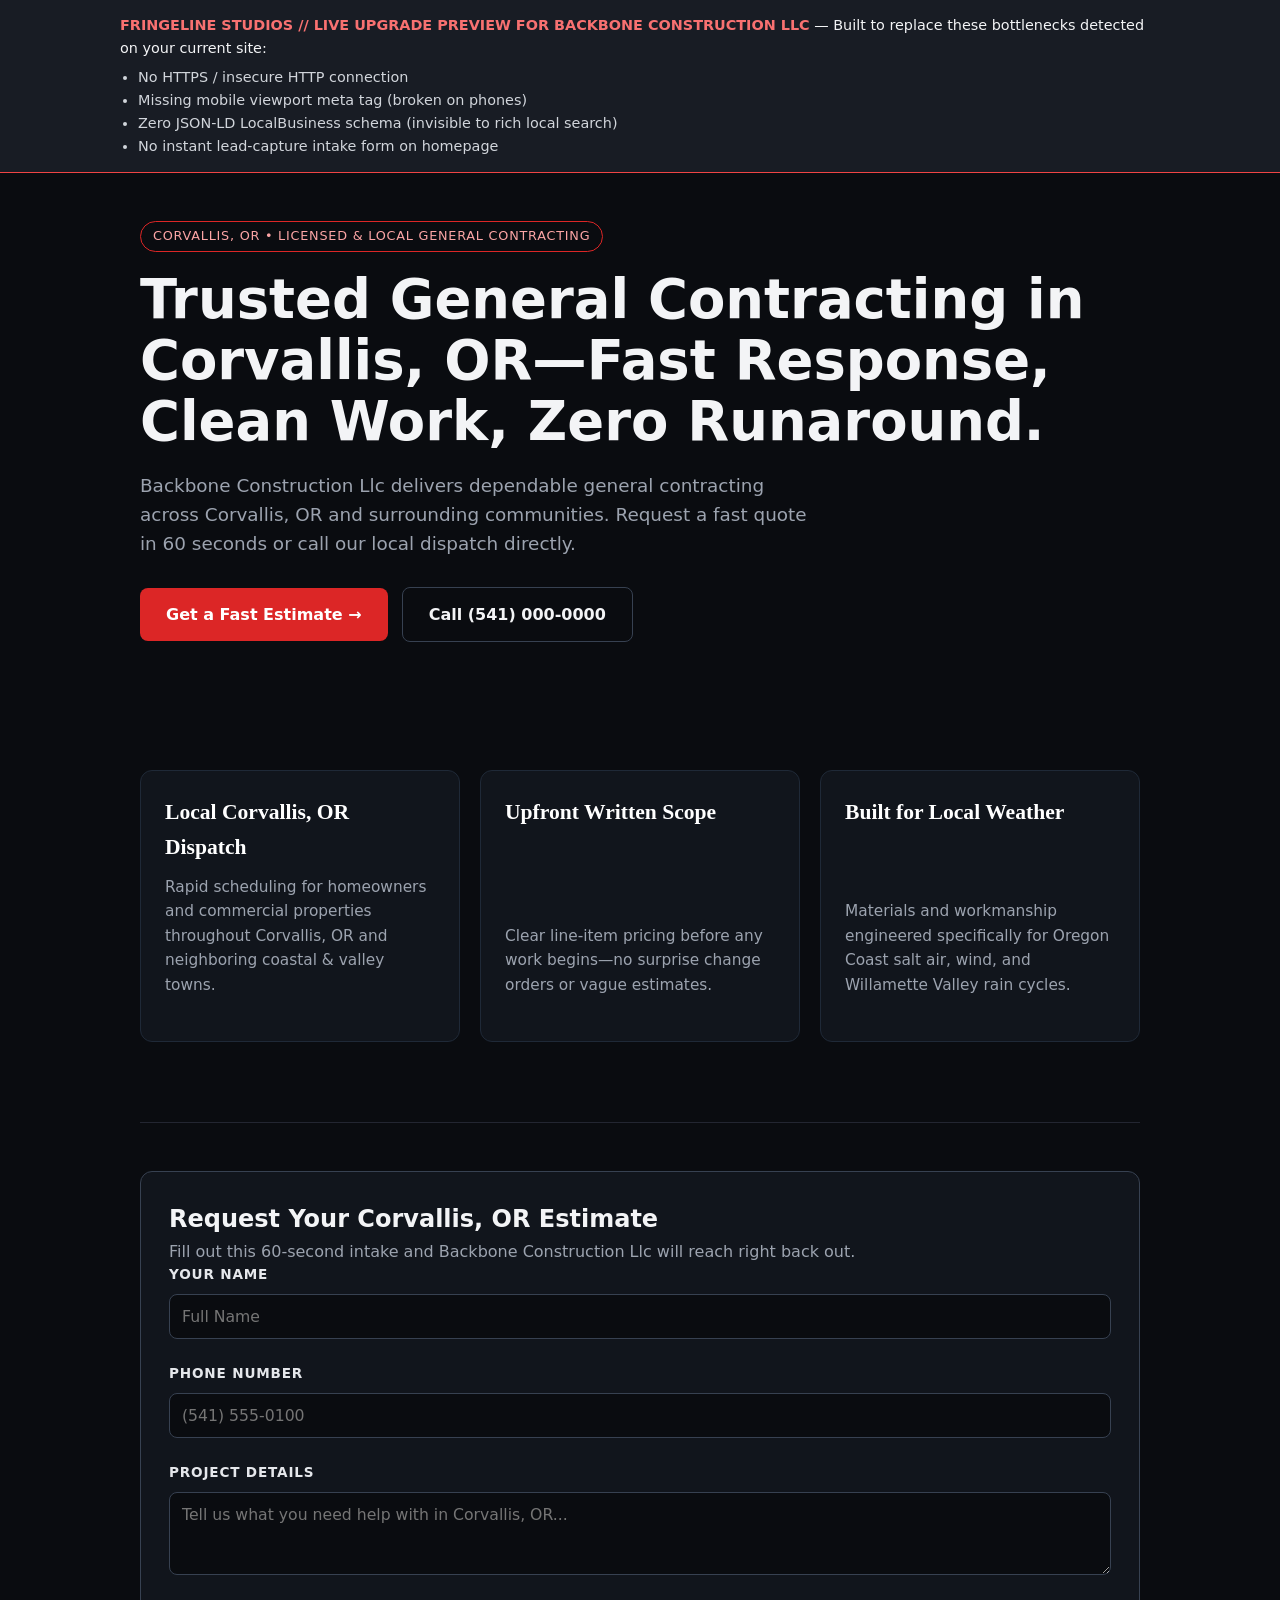
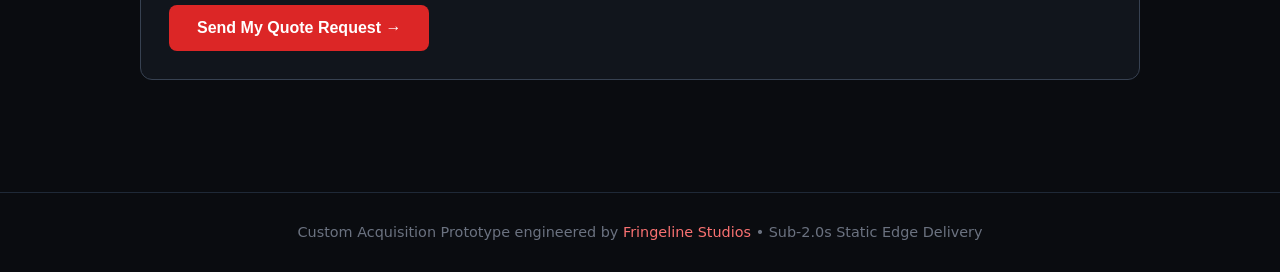
<file: demo/backbone-construction-llc/index.html>
<!DOCTYPE html>
<html lang="en">
<head>
  <meta charset="UTF-8">
  <meta name="viewport" content="width=device-width, initial-scale=1.0">
  <meta name="robots" content="noindex, nofollow">
  <title>Backbone Construction Llc | Fast, Reliable General Contracting in Corvallis, OR</title>
  <style>
:root {
  --bg: #070709;
  --surface: #0f1014;
  --surface-2: #15171e;
  --border: #232631;
  --crimson: #dc2626;
  --crimson-bright: #ef4444;
  --crimson-glow: rgba(220, 38, 38, 0.22);
  --text: #f4f4f6;
  --muted: #9ca3af;
  --max: 1120px;
}
* { box-sizing: border-box; margin: 0; padding: 0; }
html { scroll-behavior: smooth; }
body {
  background: var(--bg);
  color: var(--text);
  font-family: -apple-system, BlinkMacSystemFont, "Segoe UI", Roboto, sans-serif;
  line-height: 1.65;
  -webkit-font-smoothing: antialiased;
}
a { color: inherit; text-decoration: none; }
.wrap { max-width: var(--max); margin: 0 auto; padding: 0 24px; }

/* Header */
header {
  position: sticky; top: 0; z-index: 50;
  background: rgba(7, 7, 9, 0.9);
  backdrop-filter: blur(12px);
  border-bottom: 1px solid var(--border);
}
.nav { display: flex; align-items: center; justify-content: space-between; height: 74px; }
.logo-txt {
  font-family: 'Cinzel', serif;
  font-size: 1.15rem; font-weight: 700; letter-spacing: 0.16em;
  display: flex; align-items: center; gap: 8px;
}
.logo-txt span { color: var(--crimson); }
.nav-links { display: flex; align-items: center; gap: 26px; font-size: 0.92rem; color: var(--muted); }
.nav-links a:hover, .nav-links a.active { color: var(--text); }

/* Buttons */
.btn {
  display: inline-flex; align-items: center; justify-content: center; gap: 8px;
  background: var(--crimson); color: #fff;
  font-weight: 600; font-size: 0.92rem; letter-spacing: 0.04em;
  padding: 13px 24px; border-radius: 6px; border: 1px solid var(--crimson);
  cursor: pointer; transition: all 0.18s ease;
}
.btn:hover { background: var(--crimson-bright); box-shadow: 0 0 24px var(--crimson-glow); transform: translateY(-1px); }
.btn-ghost {
  background: transparent; color: var(--text);
  border: 1px solid var(--border);
}
.btn-ghost:hover { border-color: var(--crimson); background: rgba(220, 38, 38, 0.08); box-shadow: none; }

/* Hero */
.hero {
  position: relative; overflow: hidden;
  padding: 96px 0 84px;
  border-bottom: 1px solid var(--border);
  background:
    radial-gradient(circle at 50% 18%, rgba(220, 38, 38, 0.18), transparent 52%),
    linear-gradient(180deg, #09090c 0%, #070709 100%);
}
.eyebrow {
  display: inline-block; font-size: 0.78rem; font-weight: 700;
  letter-spacing: 0.18em; text-transform: uppercase;
  color: var(--crimson-bright); margin-bottom: 16px;
}
.hero h1 {
  font-family: 'Cinzel', serif;
  font-size: clamp(2.2rem, 5vw, 3.65rem);
  line-height: 1.12; letter-spacing: 0.02em; max-width: 820px; margin-bottom: 14px;
}
.motto {
  font-family: 'Cormorant Garamond', serif;
  font-style: italic; font-size: clamp(1.35rem, 2.5vw, 1.85rem);
  color: var(--crimson-bright); margin-bottom: 20px;
}
.hero-sub {
  font-size: 1.1rem; color: var(--muted); max-width: 650px; margin-bottom: 32px;
}
.cta-row { display: flex; flex-wrap: wrap; gap: 14px; align-items: center; }
.trust-note { margin-top: 18px; font-size: 0.84rem; color: var(--muted); }

/* Metrics Strip */
.metrics {
  display: grid; grid-template-columns: repeat(4, 1fr);
  border-bottom: 1px solid var(--border); background: var(--surface);
}
.metric { padding: 28px 24px; border-right: 1px solid var(--border); }
.metric:last-child { border-right: none; }
.metric strong { display: block; font-family: 'Cinzel', serif; font-size: 1.75rem; color: var(--text); }
.metric span { font-size: 0.84rem; color: var(--muted); text-transform: uppercase; letter-spacing: 0.08em; }

/* Sections & Grids */
section { padding: 80px 0; border-bottom: 1px solid var(--border); }
.sec-head { max-width: 680px; margin-bottom: 44px; }
.sec-head h2 { font-family: 'Cinzel', serif; font-size: clamp(1.6rem, 3vw, 2.25rem); margin-bottom: 12px; }
.sec-head p { color: var(--muted); font-size: 1.02rem; }
.grid-2 { display: grid; grid-template-columns: repeat(2, 1fr); gap: 24px; }
.grid-3 { display: grid; grid-template-columns: repeat(3, 1fr); gap: 22px; }

.card {
  background: var(--surface); border: 1px solid var(--border);
  border-radius: 10px; padding: 32px;
  display: flex; flex-direction: column; justify-content: space-between;
  transition: border-color 0.2s ease;
}
.card:hover { border-color: rgba(220, 38, 38, 0.55); }
.card.featured { border-color: var(--crimson); background: linear-gradient(180deg, #131015 0%, var(--surface) 100%); }
.tag {
  display: inline-block; font-size: 0.75rem; font-weight: 700;
  letter-spacing: 0.14em; text-transform: uppercase; color: var(--crimson-bright);
  margin-bottom: 10px;
}
.card h3 { font-family: 'Cinzel', serif; font-size: 1.35rem; margin-bottom: 10px; }
.card p { color: var(--muted); font-size: 0.96rem; margin-bottom: 20px; }
.price-line { font-family: 'Cinzel', serif; font-size: 1.5rem; color: var(--text); margin-bottom: 18px; }
.price-line small { font-family: sans-serif; font-size: 0.85rem; color: var(--muted); }
.list { list-style: none; margin-bottom: 26px; }
.list li {
  position: relative; padding-left: 20px; margin-bottom: 10px;
  font-size: 0.94rem; color: #d1d5db;
}
.list li::before {
  content: "▸"; position: absolute; left: 0; color: var(--crimson-bright);
}

/* Comparison Table */
.compare {
  width: 100%; border-collapse: collapse; background: var(--surface);
  border: 1px solid var(--border); border-radius: 10px; overflow: hidden;
}
.compare th, .compare td {
  padding: 16px 20px; text-align: left; border-bottom: 1px solid var(--border); font-size: 0.94rem;
}
.compare th { background: var(--surface-2); font-family: 'Cinzel', serif; font-size: 0.88rem; letter-spacing: 0.08em; }
.compare td.bad { color: var(--muted); }
.compare td.good { color: #f4f4f6; font-weight: 600; }

/* Page Hero & Form */
.page-hero {
  padding: 72px 0 56px; border-bottom: 1px solid var(--border);
  background: radial-gradient(circle at 20% 20%, rgba(220, 38, 38, 0.14), transparent 50%);
}
.page-title { font-family: 'Cinzel', serif; font-size: clamp(1.9rem, 4vw, 2.85rem); margin-bottom: 14px; }
.cta-banner {
  background: linear-gradient(135deg, #160c0f 0%, var(--surface) 100%);
  border: 1px solid rgba(220, 38, 38, 0.45); border-radius: 12px;
  padding: 44px; display: flex; flex-wrap: wrap; align-items: center;
  justify-content: space-between; gap: 24px;
}
.intake-box {
  max-width: 720px; margin: 0 auto; background: var(--surface);
  border: 1px solid var(--border); border-radius: 10px; padding: 36px;
}
.form-grid { display: grid; gap: 20px; }
label { display: block; font-size: 0.85rem; font-weight: 600; letter-spacing: 0.06em; text-transform: uppercase; margin-bottom: 8px; color: #e5e7eb; }
input, select, textarea {
  width: 100%; background: var(--bg); color: var(--text);
  border: 1px solid var(--border); border-radius: 6px;
  padding: 13px 15px; font-size: 0.98rem; font-family: inherit;
}
input:focus, select:focus, textarea:focus { outline: none; border-color: var(--crimson); }

/* Footer */
footer { padding: 36px 0; color: var(--muted); font-size: 0.88rem; }
.foot { display: flex; flex-wrap: wrap; justify-content: space-between; gap: 16px; }

@media (max-width: 860px) {
  .metrics { grid-template-columns: repeat(2, 1fr); }
  .metric:nth-child(2) { border-right: none; }
  .grid-2, .grid-3 { grid-template-columns: 1fr; }
  .nav-links { gap: 14px; font-size: 0.84rem; }
  .cta-banner { padding: 28px; }
}

/* Flagship Centered Mountain-Sun Hero */
.hero-flagship {
  position: relative;
  overflow: hidden;
  text-align: center;
  padding: 92px 0 88px;
  border-bottom: 1px solid var(--border);
  background: radial-gradient(circle at 50% 34%, rgba(220, 38, 38, 0.28) 0%, rgba(153, 27, 27, 0.10) 28%, #070709 64%);
}
.hero-flagship .wrap {
  position: relative;
  z-index: 2;
  display: flex;
  flex-direction: column;
  align-items: center;
}
.hero-crest {
  width: 100%;
  max-width: 680px;
  margin: 0 auto 14px;
  pointer-events: none;
}
.hero-brand {
  font-family: 'Cinzel', serif;
  font-size: clamp(2.1rem, 5vw, 3.4rem);
  font-weight: 700;
  letter-spacing: 0.24em;
  color: var(--text);
  text-shadow: 0 2px 24px rgba(0, 0, 0, 0.9);
  margin-bottom: 6px;
}
.hero-brand span {
  display: block;
  font-size: clamp(0.85rem, 1.6vw, 1.05rem);
  letter-spacing: 0.42em;
  color: #d1d5db;
  margin-top: 4px;
}
.motto-engraved {
  font-family: 'Cormorant Garamond', serif;
  font-style: italic;
  font-weight: 700;
  font-size: clamp(1.65rem, 3.4vw, 2.45rem);
  letter-spacing: 0.03em;
  background: linear-gradient(180deg, #ff5a5a 0%, #dc2626 52%, #7f1d1d 100%);
  -webkit-background-clip: text;
  -webkit-text-fill-color: transparent;
  filter: drop-shadow(0 2px 14px rgba(220, 38, 38, 0.45));
  margin: 8px 0 22px;
}
.hero-flagship h1 {
  font-family: 'Cinzel', serif;
  font-size: clamp(1.55rem, 3.2vw, 2.35rem);
  line-height: 1.22;
  max-width: 780px;
  margin: 0 auto 16px;
  color: #f4f4f6;
}
.hero-flagship .hero-sub {
  margin: 0 auto 30px;
  text-align: center;
  max-width: 640px;
}
.hero-flagship .cta-row {
  justify-content: center;
}

/* Flagship Centered Mountain-Sun Hero */
.hero-flagship {
  position: relative;
  overflow: hidden;
  text-align: center;
  padding: 92px 0 88px;
  border-bottom: 1px solid var(--border);
  background: radial-gradient(circle at 50% 34%, rgba(220, 38, 38, 0.28) 0%, rgba(153, 27, 27, 0.10) 28%, #070709 64%);
}
.hero-flagship .wrap {
  position: relative;
  z-index: 2;
  display: flex;
  flex-direction: column;
  align-items: center;
}
.hero-crest {
  width: 100%;
  max-width: 680px;
  margin: 0 auto 14px;
  pointer-events: none;
}
.hero-brand {
  font-family: 'Cinzel', serif;
  font-size: clamp(2.1rem, 5vw, 3.4rem);
  font-weight: 700;
  letter-spacing: 0.24em;
  color: var(--text);
  text-shadow: 0 2px 24px rgba(0, 0, 0, 0.9);
  margin-bottom: 6px;
}
.hero-brand span {
  display: block;
  font-size: clamp(0.85rem, 1.6vw, 1.05rem);
  letter-spacing: 0.42em;
  color: #d1d5db;
  margin-top: 4px;
}
.motto-engraved {
  font-family: 'Cormorant Garamond', serif;
  font-style: italic;
  font-weight: 700;
  font-size: clamp(1.65rem, 3.4vw, 2.45rem);
  letter-spacing: 0.03em;
  background: linear-gradient(180deg, #ff5a5a 0%, #dc2626 52%, #7f1d1d 100%);
  -webkit-background-clip: text;
  -webkit-text-fill-color: transparent;
  filter: drop-shadow(0 2px 14px rgba(220, 38, 38, 0.45));
  margin: 8px 0 22px;
}
.hero-flagship h1 {
  font-family: 'Cinzel', serif;
  font-size: clamp(1.55rem, 3.2vw, 2.35rem);
  line-height: 1.22;
  max-width: 780px;
  margin: 0 auto 16px;
  color: #f4f4f6;
}
.hero-flagship .hero-sub {
  margin: 0 auto 30px;
  text-align: center;
  max-width: 640px;
}
.hero-flagship .cta-row {
  justify-content: center;
}

/* === REFINEMENT #3: TACTILE CARD ELEVATION & STICKY MOBILE CTA === */
.card { transition: transform 0.22s ease, border-color 0.22s ease, box-shadow 0.22s ease; }
.card:hover { transform: translateY(-3px); border-color: rgba(220, 38, 38, 0.55); box-shadow: 0 12px 30px rgba(0, 0, 0, 0.45); }
.btn { transition: transform 0.18s ease, background-color 0.18s ease, box-shadow 0.18s ease; }
.btn:hover { transform: translateY(-1px); box-shadow: 0 6px 20px rgba(220, 38, 38, 0.28); }

.mobile-sticky-cta { display: none; }
@media (max-width: 768px) {
  body { padding-bottom: 68px; }
  .mobile-sticky-cta {
    display: flex;
    position: fixed;
    bottom: 0;
    left: 0;
    right: 0;
    z-index: 999;
    background: rgba(7, 7, 9, 0.94);
    backdrop-filter: blur(10px);
    border-top: 1px solid rgba(220, 38, 38, 0.45);
    padding: 10px 16px;
    justify-content: space-between;
    align-items: center;
    gap: 12px;
  }
  .mobile-sticky-cta span { font-size: 0.82rem; color: #f4f4f6; font-weight: 600; letter-spacing: 0.02em; }
  .mobile-sticky-cta a { padding: 9px 16px; font-size: 0.85rem; white-space: nowrap; }
}

    body { margin: 0; font-family: system-ui, -apple-system, sans-serif; background: #0a0c10; color: #f3f4f6; line-height: 1.6; }
    .audit-bar { background: #181c24; border-bottom: 1px solid #ef4444; padding: 14px 20px; font-size: 0.9rem; }
    .audit-bar strong { color: #f87171; }
    .audit-bar ul { margin: 6px 0 0 18px; padding: 0; color: #d1d5db; }
    .wrap { max-width: 1040px; margin: 0 auto; padding: 48px 20px; }
    .badge { display: inline-block; padding: 4px 12px; border: 1px solid #dc2626; color: #fca5a5; border-radius: 999px; font-size: 0.8rem; letter-spacing: 0.06em; text-transform: uppercase; }
    h1 { font-size: clamp(2rem, 4.5vw, 3.4rem); line-height: 1.12; margin: 18px 0; }
    .sub { font-size: 1.15rem; color: #9ca3af; max-width: 680px; margin-bottom: 28px; }
    .cta-row { display: flex; flex-wrap: wrap; gap: 14px; margin-bottom: 48px; }
    .btn-primary { background: #dc2626; color: #fff; padding: 14px 26px; border-radius: 8px; text-decoration: none; font-weight: 700; }
    .btn-secondary { border: 1px solid #374151; color: #f3f4f6; padding: 14px 26px; border-radius: 8px; text-decoration: none; font-weight: 600; }
    .grid { display: grid; grid-template-columns: repeat(auto-fit, minmax(260px, 1fr)); gap: 20px; margin-top: 32px; }
    .card { background: #11151c; border: 1px solid #1f2937; border-radius: 12px; padding: 24px; }
    .card h3 { margin-top: 0; color: #fff; }
    .form-box { background: #11151c; border: 1px solid #374151; border-radius: 12px; padding: 28px; margin-top: 48px; }
    input, textarea { width: 100%; box-sizing: border-box; background: #0a0c10; border: 1px solid #374151; color: #fff; padding: 12px; border-radius: 8px; margin-top: 8px; margin-bottom: 16px; }
    button { background: #dc2626; color: #fff; border: none; padding: 14px 28px; border-radius: 8px; font-weight: 700; cursor: pointer; font-size: 1rem; }
    footer { border-top: 1px solid #1f2937; margin-top: 64px; padding: 28px 20px; text-align: center; color: #6b7280; font-size: 0.9rem; }
  </style>
</head>
<body>
  <div class="audit-bar">
    <div style="max-width:1040px;margin:0 auto;">
      <strong>FRINGELINE STUDIOS // LIVE UPGRADE PREVIEW FOR BACKBONE CONSTRUCTION LLC</strong> — Built to replace these bottlenecks detected on your current site:
      <ul><li>No HTTPS / insecure HTTP connection</li><li>Missing mobile viewport meta tag (broken on phones)</li><li>Zero JSON-LD LocalBusiness schema (invisible to rich local search)</li><li>No instant lead-capture intake form on homepage</li></ul>
    </div>
  </div>

  <main class="wrap">
    <span class="badge">Corvallis, OR • Licensed &amp; Local General Contracting</span>
    <h1>Trusted General Contracting in Corvallis, OR—Fast Response, Clean Work, Zero Runaround.</h1>
    <p class="sub">Backbone Construction Llc delivers dependable general contracting across Corvallis, OR and surrounding communities. Request a fast quote in 60 seconds or call our local dispatch directly.</p>
    <div class="cta-row">
      <a class="btn-primary" href="#quote">Get a Fast Estimate →</a>
      <a class="btn-secondary" href="tel:5410000000">Call (541) 000-0000</a>
    </div>

    <section class="grid">
      <div class="card">
        <h3>Local Corvallis, OR Dispatch</h3>
        <p>Rapid scheduling for homeowners and commercial properties throughout Corvallis, OR and neighboring coastal &amp; valley towns.</p>
      </div>
      <div class="card">
        <h3>Upfront Written Scope</h3>
        <p>Clear line-item pricing before any work begins—no surprise change orders or vague estimates.</p>
      </div>
      <div class="card">
        <h3>Built for Local Weather</h3>
        <p>Materials and workmanship engineered specifically for Oregon Coast salt air, wind, and Willamette Valley rain cycles.</p>
      </div>
    </section>

    <section id="quote" class="form-box">
      <h2>Request Your Corvallis, OR Estimate</h2>
      <p style="color:#9ca3af;">Fill out this 60-second intake and Backbone Construction Llc will reach right back out.</p>
      <form onsubmit="event.preventDefault(); alert('Preview Demo: In production, this routes straight to Backbone Construction Llc via SMS & email!');">
        <label>Your Name<input type="text" placeholder="Full Name" required></label>
        <label>Phone Number<input type="tel" placeholder="(541) 555-0100" required></label>
        <label>Project Details<textarea rows="3" placeholder="Tell us what you need help with in Corvallis, OR..."></textarea></label>
        <button type="submit">Send My Quote Request →</button>
      </form>
    </section>
  </main>

  <footer>
    Custom Acquisition Prototype engineered by <a href="https://wildman92.github.io/fringeline-studios/" style="color:#f87171;">Fringeline Studios</a> • Sub-2.0s Static Edge Delivery
  </footer>
</body>
</html>
</file>
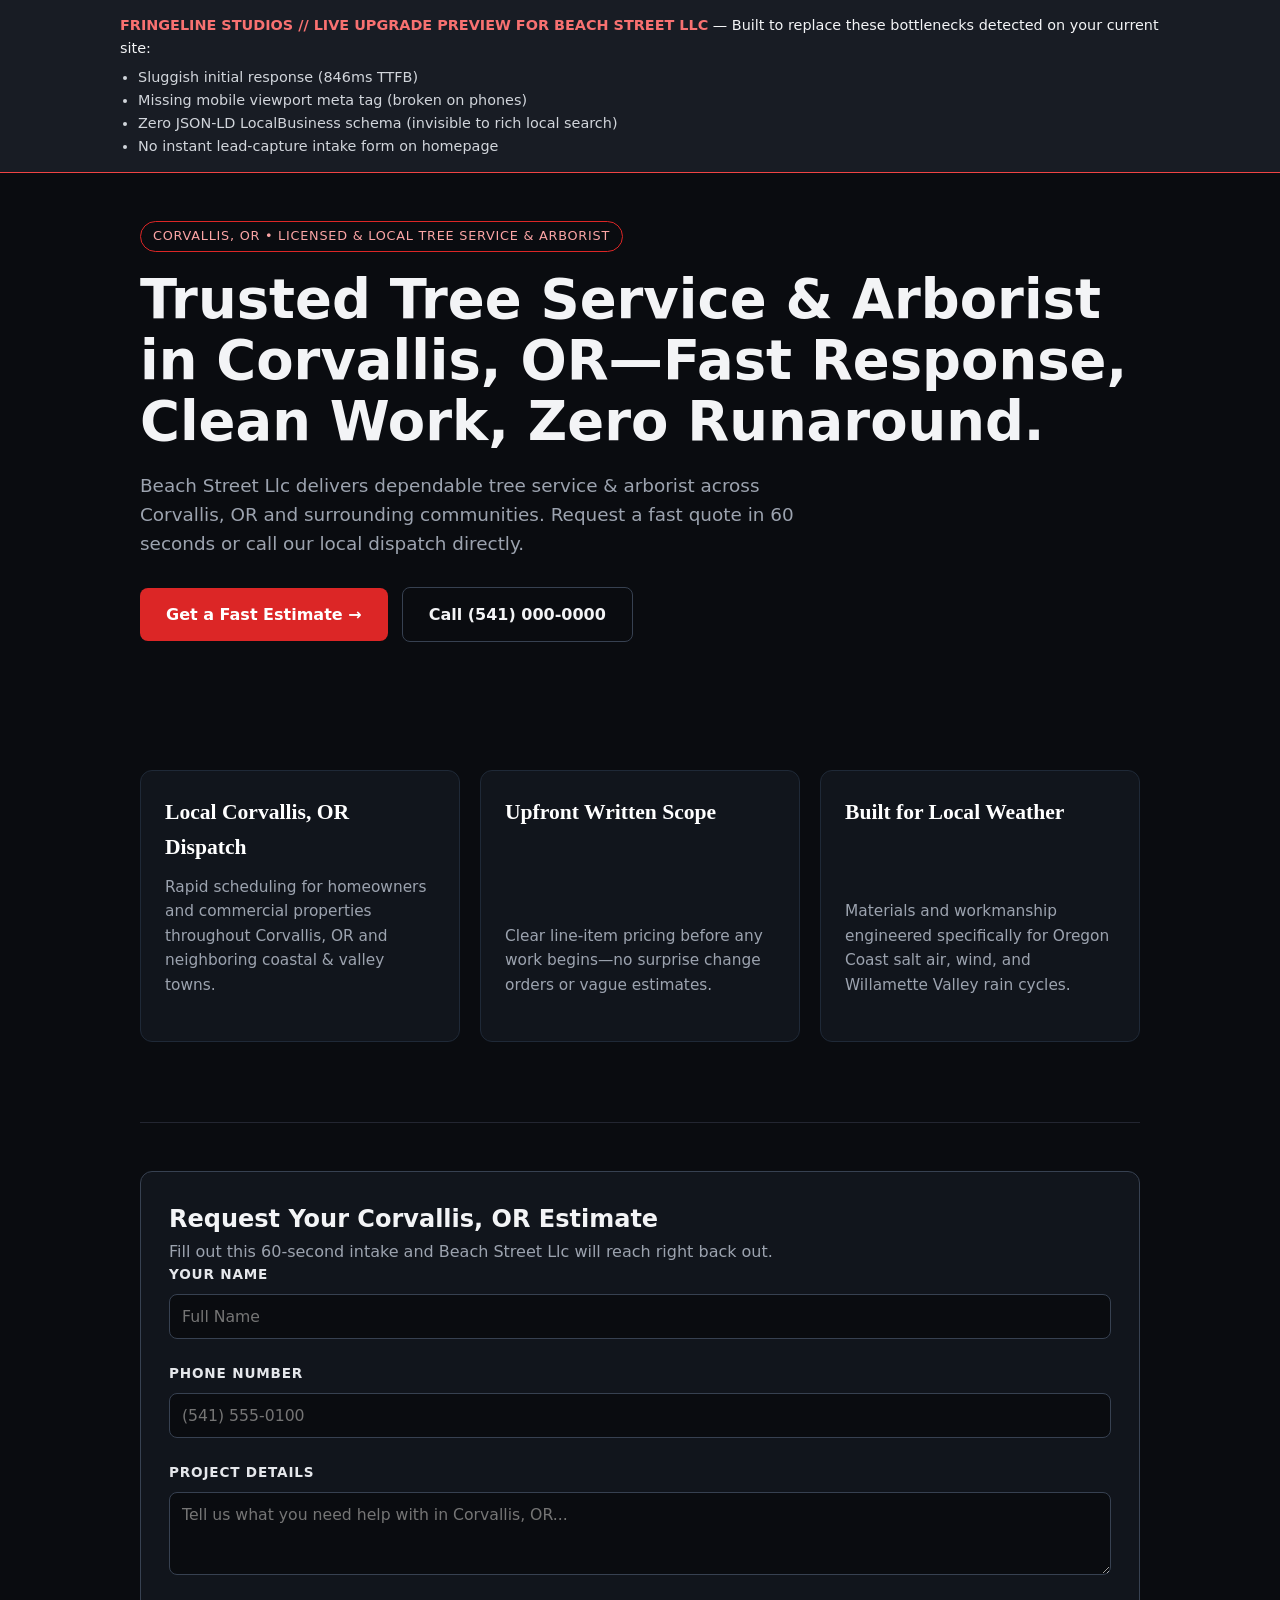
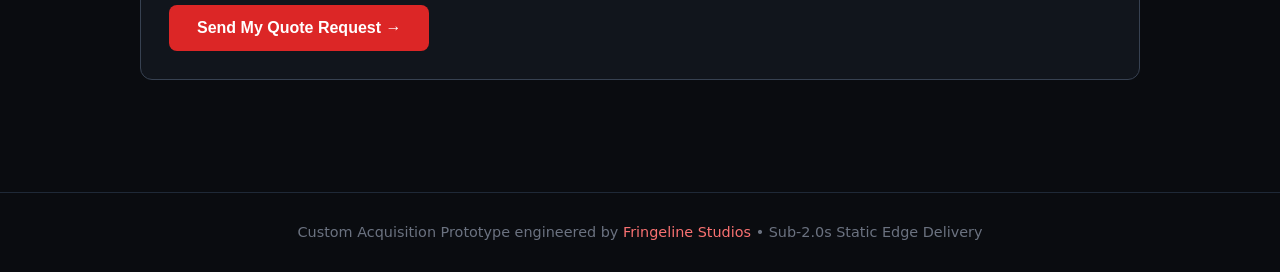
<file: demo/beach-street-llc/index.html>
<!DOCTYPE html>
<html lang="en">
<head>
  <meta charset="UTF-8">
  <meta name="viewport" content="width=device-width, initial-scale=1.0">
  <meta name="robots" content="noindex, nofollow">
  <title>Beach Street Llc | Fast, Reliable Tree Service & Arborist in Corvallis, OR</title>
  <style>
:root {
  --bg: #070709;
  --surface: #0f1014;
  --surface-2: #15171e;
  --border: #232631;
  --crimson: #dc2626;
  --crimson-bright: #ef4444;
  --crimson-glow: rgba(220, 38, 38, 0.22);
  --text: #f4f4f6;
  --muted: #9ca3af;
  --max: 1120px;
}
* { box-sizing: border-box; margin: 0; padding: 0; }
html { scroll-behavior: smooth; }
body {
  background: var(--bg);
  color: var(--text);
  font-family: -apple-system, BlinkMacSystemFont, "Segoe UI", Roboto, sans-serif;
  line-height: 1.65;
  -webkit-font-smoothing: antialiased;
}
a { color: inherit; text-decoration: none; }
.wrap { max-width: var(--max); margin: 0 auto; padding: 0 24px; }

/* Header */
header {
  position: sticky; top: 0; z-index: 50;
  background: rgba(7, 7, 9, 0.9);
  backdrop-filter: blur(12px);
  border-bottom: 1px solid var(--border);
}
.nav { display: flex; align-items: center; justify-content: space-between; height: 74px; }
.logo-txt {
  font-family: 'Cinzel', serif;
  font-size: 1.15rem; font-weight: 700; letter-spacing: 0.16em;
  display: flex; align-items: center; gap: 8px;
}
.logo-txt span { color: var(--crimson); }
.nav-links { display: flex; align-items: center; gap: 26px; font-size: 0.92rem; color: var(--muted); }
.nav-links a:hover, .nav-links a.active { color: var(--text); }

/* Buttons */
.btn {
  display: inline-flex; align-items: center; justify-content: center; gap: 8px;
  background: var(--crimson); color: #fff;
  font-weight: 600; font-size: 0.92rem; letter-spacing: 0.04em;
  padding: 13px 24px; border-radius: 6px; border: 1px solid var(--crimson);
  cursor: pointer; transition: all 0.18s ease;
}
.btn:hover { background: var(--crimson-bright); box-shadow: 0 0 24px var(--crimson-glow); transform: translateY(-1px); }
.btn-ghost {
  background: transparent; color: var(--text);
  border: 1px solid var(--border);
}
.btn-ghost:hover { border-color: var(--crimson); background: rgba(220, 38, 38, 0.08); box-shadow: none; }

/* Hero */
.hero {
  position: relative; overflow: hidden;
  padding: 96px 0 84px;
  border-bottom: 1px solid var(--border);
  background:
    radial-gradient(circle at 50% 18%, rgba(220, 38, 38, 0.18), transparent 52%),
    linear-gradient(180deg, #09090c 0%, #070709 100%);
}
.eyebrow {
  display: inline-block; font-size: 0.78rem; font-weight: 700;
  letter-spacing: 0.18em; text-transform: uppercase;
  color: var(--crimson-bright); margin-bottom: 16px;
}
.hero h1 {
  font-family: 'Cinzel', serif;
  font-size: clamp(2.2rem, 5vw, 3.65rem);
  line-height: 1.12; letter-spacing: 0.02em; max-width: 820px; margin-bottom: 14px;
}
.motto {
  font-family: 'Cormorant Garamond', serif;
  font-style: italic; font-size: clamp(1.35rem, 2.5vw, 1.85rem);
  color: var(--crimson-bright); margin-bottom: 20px;
}
.hero-sub {
  font-size: 1.1rem; color: var(--muted); max-width: 650px; margin-bottom: 32px;
}
.cta-row { display: flex; flex-wrap: wrap; gap: 14px; align-items: center; }
.trust-note { margin-top: 18px; font-size: 0.84rem; color: var(--muted); }

/* Metrics Strip */
.metrics {
  display: grid; grid-template-columns: repeat(4, 1fr);
  border-bottom: 1px solid var(--border); background: var(--surface);
}
.metric { padding: 28px 24px; border-right: 1px solid var(--border); }
.metric:last-child { border-right: none; }
.metric strong { display: block; font-family: 'Cinzel', serif; font-size: 1.75rem; color: var(--text); }
.metric span { font-size: 0.84rem; color: var(--muted); text-transform: uppercase; letter-spacing: 0.08em; }

/* Sections & Grids */
section { padding: 80px 0; border-bottom: 1px solid var(--border); }
.sec-head { max-width: 680px; margin-bottom: 44px; }
.sec-head h2 { font-family: 'Cinzel', serif; font-size: clamp(1.6rem, 3vw, 2.25rem); margin-bottom: 12px; }
.sec-head p { color: var(--muted); font-size: 1.02rem; }
.grid-2 { display: grid; grid-template-columns: repeat(2, 1fr); gap: 24px; }
.grid-3 { display: grid; grid-template-columns: repeat(3, 1fr); gap: 22px; }

.card {
  background: var(--surface); border: 1px solid var(--border);
  border-radius: 10px; padding: 32px;
  display: flex; flex-direction: column; justify-content: space-between;
  transition: border-color 0.2s ease;
}
.card:hover { border-color: rgba(220, 38, 38, 0.55); }
.card.featured { border-color: var(--crimson); background: linear-gradient(180deg, #131015 0%, var(--surface) 100%); }
.tag {
  display: inline-block; font-size: 0.75rem; font-weight: 700;
  letter-spacing: 0.14em; text-transform: uppercase; color: var(--crimson-bright);
  margin-bottom: 10px;
}
.card h3 { font-family: 'Cinzel', serif; font-size: 1.35rem; margin-bottom: 10px; }
.card p { color: var(--muted); font-size: 0.96rem; margin-bottom: 20px; }
.price-line { font-family: 'Cinzel', serif; font-size: 1.5rem; color: var(--text); margin-bottom: 18px; }
.price-line small { font-family: sans-serif; font-size: 0.85rem; color: var(--muted); }
.list { list-style: none; margin-bottom: 26px; }
.list li {
  position: relative; padding-left: 20px; margin-bottom: 10px;
  font-size: 0.94rem; color: #d1d5db;
}
.list li::before {
  content: "▸"; position: absolute; left: 0; color: var(--crimson-bright);
}

/* Comparison Table */
.compare {
  width: 100%; border-collapse: collapse; background: var(--surface);
  border: 1px solid var(--border); border-radius: 10px; overflow: hidden;
}
.compare th, .compare td {
  padding: 16px 20px; text-align: left; border-bottom: 1px solid var(--border); font-size: 0.94rem;
}
.compare th { background: var(--surface-2); font-family: 'Cinzel', serif; font-size: 0.88rem; letter-spacing: 0.08em; }
.compare td.bad { color: var(--muted); }
.compare td.good { color: #f4f4f6; font-weight: 600; }

/* Page Hero & Form */
.page-hero {
  padding: 72px 0 56px; border-bottom: 1px solid var(--border);
  background: radial-gradient(circle at 20% 20%, rgba(220, 38, 38, 0.14), transparent 50%);
}
.page-title { font-family: 'Cinzel', serif; font-size: clamp(1.9rem, 4vw, 2.85rem); margin-bottom: 14px; }
.cta-banner {
  background: linear-gradient(135deg, #160c0f 0%, var(--surface) 100%);
  border: 1px solid rgba(220, 38, 38, 0.45); border-radius: 12px;
  padding: 44px; display: flex; flex-wrap: wrap; align-items: center;
  justify-content: space-between; gap: 24px;
}
.intake-box {
  max-width: 720px; margin: 0 auto; background: var(--surface);
  border: 1px solid var(--border); border-radius: 10px; padding: 36px;
}
.form-grid { display: grid; gap: 20px; }
label { display: block; font-size: 0.85rem; font-weight: 600; letter-spacing: 0.06em; text-transform: uppercase; margin-bottom: 8px; color: #e5e7eb; }
input, select, textarea {
  width: 100%; background: var(--bg); color: var(--text);
  border: 1px solid var(--border); border-radius: 6px;
  padding: 13px 15px; font-size: 0.98rem; font-family: inherit;
}
input:focus, select:focus, textarea:focus { outline: none; border-color: var(--crimson); }

/* Footer */
footer { padding: 36px 0; color: var(--muted); font-size: 0.88rem; }
.foot { display: flex; flex-wrap: wrap; justify-content: space-between; gap: 16px; }

@media (max-width: 860px) {
  .metrics { grid-template-columns: repeat(2, 1fr); }
  .metric:nth-child(2) { border-right: none; }
  .grid-2, .grid-3 { grid-template-columns: 1fr; }
  .nav-links { gap: 14px; font-size: 0.84rem; }
  .cta-banner { padding: 28px; }
}

/* Flagship Centered Mountain-Sun Hero */
.hero-flagship {
  position: relative;
  overflow: hidden;
  text-align: center;
  padding: 92px 0 88px;
  border-bottom: 1px solid var(--border);
  background: radial-gradient(circle at 50% 34%, rgba(220, 38, 38, 0.28) 0%, rgba(153, 27, 27, 0.10) 28%, #070709 64%);
}
.hero-flagship .wrap {
  position: relative;
  z-index: 2;
  display: flex;
  flex-direction: column;
  align-items: center;
}
.hero-crest {
  width: 100%;
  max-width: 680px;
  margin: 0 auto 14px;
  pointer-events: none;
}
.hero-brand {
  font-family: 'Cinzel', serif;
  font-size: clamp(2.1rem, 5vw, 3.4rem);
  font-weight: 700;
  letter-spacing: 0.24em;
  color: var(--text);
  text-shadow: 0 2px 24px rgba(0, 0, 0, 0.9);
  margin-bottom: 6px;
}
.hero-brand span {
  display: block;
  font-size: clamp(0.85rem, 1.6vw, 1.05rem);
  letter-spacing: 0.42em;
  color: #d1d5db;
  margin-top: 4px;
}
.motto-engraved {
  font-family: 'Cormorant Garamond', serif;
  font-style: italic;
  font-weight: 700;
  font-size: clamp(1.65rem, 3.4vw, 2.45rem);
  letter-spacing: 0.03em;
  background: linear-gradient(180deg, #ff5a5a 0%, #dc2626 52%, #7f1d1d 100%);
  -webkit-background-clip: text;
  -webkit-text-fill-color: transparent;
  filter: drop-shadow(0 2px 14px rgba(220, 38, 38, 0.45));
  margin: 8px 0 22px;
}
.hero-flagship h1 {
  font-family: 'Cinzel', serif;
  font-size: clamp(1.55rem, 3.2vw, 2.35rem);
  line-height: 1.22;
  max-width: 780px;
  margin: 0 auto 16px;
  color: #f4f4f6;
}
.hero-flagship .hero-sub {
  margin: 0 auto 30px;
  text-align: center;
  max-width: 640px;
}
.hero-flagship .cta-row {
  justify-content: center;
}

/* Flagship Centered Mountain-Sun Hero */
.hero-flagship {
  position: relative;
  overflow: hidden;
  text-align: center;
  padding: 92px 0 88px;
  border-bottom: 1px solid var(--border);
  background: radial-gradient(circle at 50% 34%, rgba(220, 38, 38, 0.28) 0%, rgba(153, 27, 27, 0.10) 28%, #070709 64%);
}
.hero-flagship .wrap {
  position: relative;
  z-index: 2;
  display: flex;
  flex-direction: column;
  align-items: center;
}
.hero-crest {
  width: 100%;
  max-width: 680px;
  margin: 0 auto 14px;
  pointer-events: none;
}
.hero-brand {
  font-family: 'Cinzel', serif;
  font-size: clamp(2.1rem, 5vw, 3.4rem);
  font-weight: 700;
  letter-spacing: 0.24em;
  color: var(--text);
  text-shadow: 0 2px 24px rgba(0, 0, 0, 0.9);
  margin-bottom: 6px;
}
.hero-brand span {
  display: block;
  font-size: clamp(0.85rem, 1.6vw, 1.05rem);
  letter-spacing: 0.42em;
  color: #d1d5db;
  margin-top: 4px;
}
.motto-engraved {
  font-family: 'Cormorant Garamond', serif;
  font-style: italic;
  font-weight: 700;
  font-size: clamp(1.65rem, 3.4vw, 2.45rem);
  letter-spacing: 0.03em;
  background: linear-gradient(180deg, #ff5a5a 0%, #dc2626 52%, #7f1d1d 100%);
  -webkit-background-clip: text;
  -webkit-text-fill-color: transparent;
  filter: drop-shadow(0 2px 14px rgba(220, 38, 38, 0.45));
  margin: 8px 0 22px;
}
.hero-flagship h1 {
  font-family: 'Cinzel', serif;
  font-size: clamp(1.55rem, 3.2vw, 2.35rem);
  line-height: 1.22;
  max-width: 780px;
  margin: 0 auto 16px;
  color: #f4f4f6;
}
.hero-flagship .hero-sub {
  margin: 0 auto 30px;
  text-align: center;
  max-width: 640px;
}
.hero-flagship .cta-row {
  justify-content: center;
}

/* === REFINEMENT #3: TACTILE CARD ELEVATION & STICKY MOBILE CTA === */
.card { transition: transform 0.22s ease, border-color 0.22s ease, box-shadow 0.22s ease; }
.card:hover { transform: translateY(-3px); border-color: rgba(220, 38, 38, 0.55); box-shadow: 0 12px 30px rgba(0, 0, 0, 0.45); }
.btn { transition: transform 0.18s ease, background-color 0.18s ease, box-shadow 0.18s ease; }
.btn:hover { transform: translateY(-1px); box-shadow: 0 6px 20px rgba(220, 38, 38, 0.28); }

.mobile-sticky-cta { display: none; }
@media (max-width: 768px) {
  body { padding-bottom: 68px; }
  .mobile-sticky-cta {
    display: flex;
    position: fixed;
    bottom: 0;
    left: 0;
    right: 0;
    z-index: 999;
    background: rgba(7, 7, 9, 0.94);
    backdrop-filter: blur(10px);
    border-top: 1px solid rgba(220, 38, 38, 0.45);
    padding: 10px 16px;
    justify-content: space-between;
    align-items: center;
    gap: 12px;
  }
  .mobile-sticky-cta span { font-size: 0.82rem; color: #f4f4f6; font-weight: 600; letter-spacing: 0.02em; }
  .mobile-sticky-cta a { padding: 9px 16px; font-size: 0.85rem; white-space: nowrap; }
}

    body { margin: 0; font-family: system-ui, -apple-system, sans-serif; background: #0a0c10; color: #f3f4f6; line-height: 1.6; }
    .audit-bar { background: #181c24; border-bottom: 1px solid #ef4444; padding: 14px 20px; font-size: 0.9rem; }
    .audit-bar strong { color: #f87171; }
    .audit-bar ul { margin: 6px 0 0 18px; padding: 0; color: #d1d5db; }
    .wrap { max-width: 1040px; margin: 0 auto; padding: 48px 20px; }
    .badge { display: inline-block; padding: 4px 12px; border: 1px solid #dc2626; color: #fca5a5; border-radius: 999px; font-size: 0.8rem; letter-spacing: 0.06em; text-transform: uppercase; }
    h1 { font-size: clamp(2rem, 4.5vw, 3.4rem); line-height: 1.12; margin: 18px 0; }
    .sub { font-size: 1.15rem; color: #9ca3af; max-width: 680px; margin-bottom: 28px; }
    .cta-row { display: flex; flex-wrap: wrap; gap: 14px; margin-bottom: 48px; }
    .btn-primary { background: #dc2626; color: #fff; padding: 14px 26px; border-radius: 8px; text-decoration: none; font-weight: 700; }
    .btn-secondary { border: 1px solid #374151; color: #f3f4f6; padding: 14px 26px; border-radius: 8px; text-decoration: none; font-weight: 600; }
    .grid { display: grid; grid-template-columns: repeat(auto-fit, minmax(260px, 1fr)); gap: 20px; margin-top: 32px; }
    .card { background: #11151c; border: 1px solid #1f2937; border-radius: 12px; padding: 24px; }
    .card h3 { margin-top: 0; color: #fff; }
    .form-box { background: #11151c; border: 1px solid #374151; border-radius: 12px; padding: 28px; margin-top: 48px; }
    input, textarea { width: 100%; box-sizing: border-box; background: #0a0c10; border: 1px solid #374151; color: #fff; padding: 12px; border-radius: 8px; margin-top: 8px; margin-bottom: 16px; }
    button { background: #dc2626; color: #fff; border: none; padding: 14px 28px; border-radius: 8px; font-weight: 700; cursor: pointer; font-size: 1rem; }
    footer { border-top: 1px solid #1f2937; margin-top: 64px; padding: 28px 20px; text-align: center; color: #6b7280; font-size: 0.9rem; }
  </style>
</head>
<body>
  <div class="audit-bar">
    <div style="max-width:1040px;margin:0 auto;">
      <strong>FRINGELINE STUDIOS // LIVE UPGRADE PREVIEW FOR BEACH STREET LLC</strong> — Built to replace these bottlenecks detected on your current site:
      <ul><li>Sluggish initial response (846ms TTFB)</li><li>Missing mobile viewport meta tag (broken on phones)</li><li>Zero JSON-LD LocalBusiness schema (invisible to rich local search)</li><li>No instant lead-capture intake form on homepage</li></ul>
    </div>
  </div>

  <main class="wrap">
    <span class="badge">Corvallis, OR • Licensed &amp; Local Tree Service & Arborist</span>
    <h1>Trusted Tree Service & Arborist in Corvallis, OR—Fast Response, Clean Work, Zero Runaround.</h1>
    <p class="sub">Beach Street Llc delivers dependable tree service & arborist across Corvallis, OR and surrounding communities. Request a fast quote in 60 seconds or call our local dispatch directly.</p>
    <div class="cta-row">
      <a class="btn-primary" href="#quote">Get a Fast Estimate →</a>
      <a class="btn-secondary" href="tel:5410000000">Call (541) 000-0000</a>
    </div>

    <section class="grid">
      <div class="card">
        <h3>Local Corvallis, OR Dispatch</h3>
        <p>Rapid scheduling for homeowners and commercial properties throughout Corvallis, OR and neighboring coastal &amp; valley towns.</p>
      </div>
      <div class="card">
        <h3>Upfront Written Scope</h3>
        <p>Clear line-item pricing before any work begins—no surprise change orders or vague estimates.</p>
      </div>
      <div class="card">
        <h3>Built for Local Weather</h3>
        <p>Materials and workmanship engineered specifically for Oregon Coast salt air, wind, and Willamette Valley rain cycles.</p>
      </div>
    </section>

    <section id="quote" class="form-box">
      <h2>Request Your Corvallis, OR Estimate</h2>
      <p style="color:#9ca3af;">Fill out this 60-second intake and Beach Street Llc will reach right back out.</p>
      <form onsubmit="event.preventDefault(); alert('Preview Demo: In production, this routes straight to Beach Street Llc via SMS & email!');">
        <label>Your Name<input type="text" placeholder="Full Name" required></label>
        <label>Phone Number<input type="tel" placeholder="(541) 555-0100" required></label>
        <label>Project Details<textarea rows="3" placeholder="Tell us what you need help with in Corvallis, OR..."></textarea></label>
        <button type="submit">Send My Quote Request →</button>
      </form>
    </section>
  </main>

  <footer>
    Custom Acquisition Prototype engineered by <a href="https://wildman92.github.io/fringeline-studios/" style="color:#f87171;">Fringeline Studios</a> • Sub-2.0s Static Edge Delivery
  </footer>
</body>
</html>
</file>
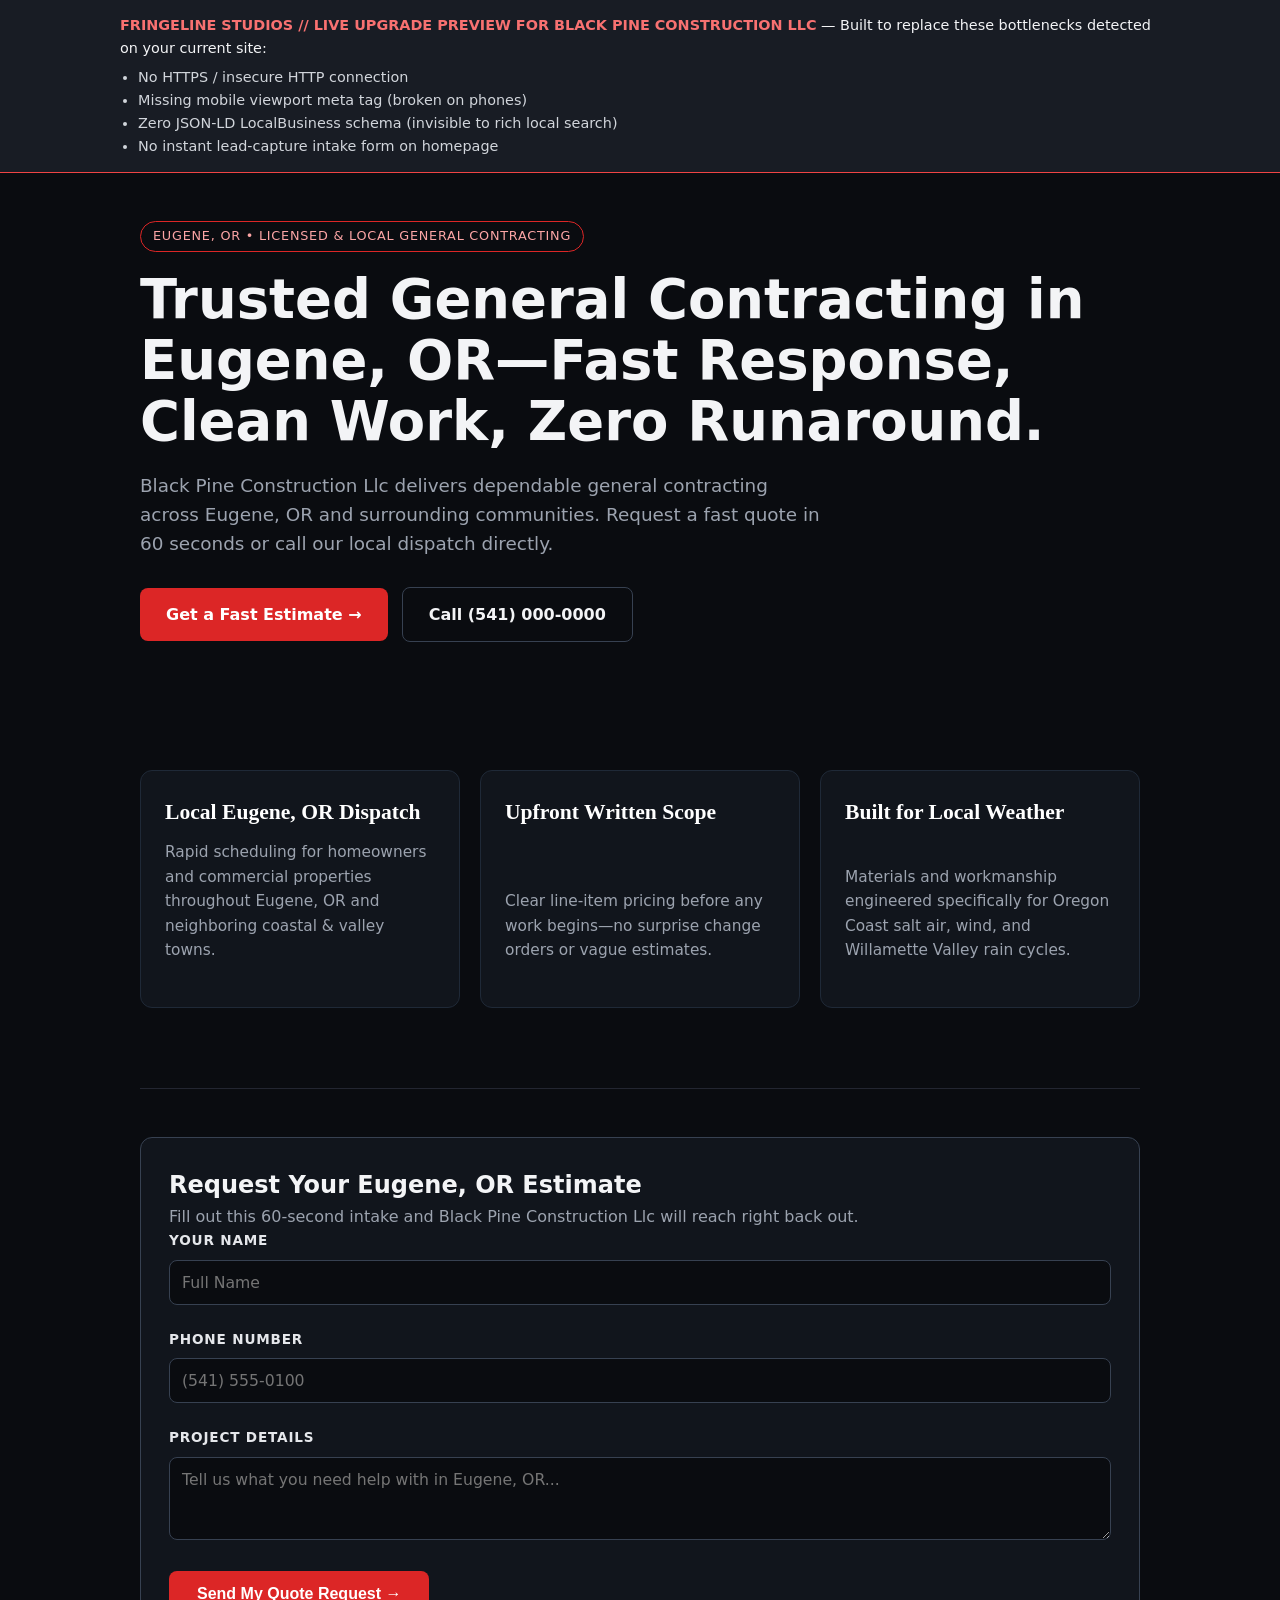
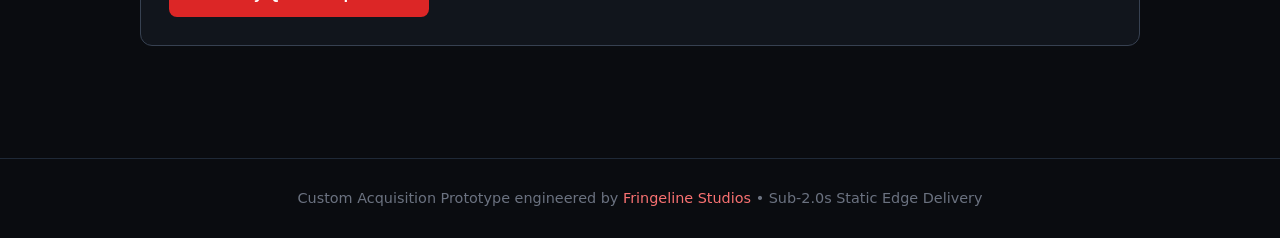
<file: demo/black-pine-construction-llc/index.html>
<!DOCTYPE html>
<html lang="en">
<head>
  <meta charset="UTF-8">
  <meta name="viewport" content="width=device-width, initial-scale=1.0">
  <meta name="robots" content="noindex, nofollow">
  <title>Black Pine Construction Llc | Fast, Reliable General Contracting in Eugene, OR</title>
  <style>
:root {
  --bg: #070709;
  --surface: #0f1014;
  --surface-2: #15171e;
  --border: #232631;
  --crimson: #dc2626;
  --crimson-bright: #ef4444;
  --crimson-glow: rgba(220, 38, 38, 0.22);
  --text: #f4f4f6;
  --muted: #9ca3af;
  --max: 1120px;
}
* { box-sizing: border-box; margin: 0; padding: 0; }
html { scroll-behavior: smooth; }
body {
  background: var(--bg);
  color: var(--text);
  font-family: -apple-system, BlinkMacSystemFont, "Segoe UI", Roboto, sans-serif;
  line-height: 1.65;
  -webkit-font-smoothing: antialiased;
}
a { color: inherit; text-decoration: none; }
.wrap { max-width: var(--max); margin: 0 auto; padding: 0 24px; }

/* Header */
header {
  position: sticky; top: 0; z-index: 50;
  background: rgba(7, 7, 9, 0.9);
  backdrop-filter: blur(12px);
  border-bottom: 1px solid var(--border);
}
.nav { display: flex; align-items: center; justify-content: space-between; height: 74px; }
.logo-txt {
  font-family: 'Cinzel', serif;
  font-size: 1.15rem; font-weight: 700; letter-spacing: 0.16em;
  display: flex; align-items: center; gap: 8px;
}
.logo-txt span { color: var(--crimson); }
.nav-links { display: flex; align-items: center; gap: 26px; font-size: 0.92rem; color: var(--muted); }
.nav-links a:hover, .nav-links a.active { color: var(--text); }

/* Buttons */
.btn {
  display: inline-flex; align-items: center; justify-content: center; gap: 8px;
  background: var(--crimson); color: #fff;
  font-weight: 600; font-size: 0.92rem; letter-spacing: 0.04em;
  padding: 13px 24px; border-radius: 6px; border: 1px solid var(--crimson);
  cursor: pointer; transition: all 0.18s ease;
}
.btn:hover { background: var(--crimson-bright); box-shadow: 0 0 24px var(--crimson-glow); transform: translateY(-1px); }
.btn-ghost {
  background: transparent; color: var(--text);
  border: 1px solid var(--border);
}
.btn-ghost:hover { border-color: var(--crimson); background: rgba(220, 38, 38, 0.08); box-shadow: none; }

/* Hero */
.hero {
  position: relative; overflow: hidden;
  padding: 96px 0 84px;
  border-bottom: 1px solid var(--border);
  background:
    radial-gradient(circle at 50% 18%, rgba(220, 38, 38, 0.18), transparent 52%),
    linear-gradient(180deg, #09090c 0%, #070709 100%);
}
.eyebrow {
  display: inline-block; font-size: 0.78rem; font-weight: 700;
  letter-spacing: 0.18em; text-transform: uppercase;
  color: var(--crimson-bright); margin-bottom: 16px;
}
.hero h1 {
  font-family: 'Cinzel', serif;
  font-size: clamp(2.2rem, 5vw, 3.65rem);
  line-height: 1.12; letter-spacing: 0.02em; max-width: 820px; margin-bottom: 14px;
}
.motto {
  font-family: 'Cormorant Garamond', serif;
  font-style: italic; font-size: clamp(1.35rem, 2.5vw, 1.85rem);
  color: var(--crimson-bright); margin-bottom: 20px;
}
.hero-sub {
  font-size: 1.1rem; color: var(--muted); max-width: 650px; margin-bottom: 32px;
}
.cta-row { display: flex; flex-wrap: wrap; gap: 14px; align-items: center; }
.trust-note { margin-top: 18px; font-size: 0.84rem; color: var(--muted); }

/* Metrics Strip */
.metrics {
  display: grid; grid-template-columns: repeat(4, 1fr);
  border-bottom: 1px solid var(--border); background: var(--surface);
}
.metric { padding: 28px 24px; border-right: 1px solid var(--border); }
.metric:last-child { border-right: none; }
.metric strong { display: block; font-family: 'Cinzel', serif; font-size: 1.75rem; color: var(--text); }
.metric span { font-size: 0.84rem; color: var(--muted); text-transform: uppercase; letter-spacing: 0.08em; }

/* Sections & Grids */
section { padding: 80px 0; border-bottom: 1px solid var(--border); }
.sec-head { max-width: 680px; margin-bottom: 44px; }
.sec-head h2 { font-family: 'Cinzel', serif; font-size: clamp(1.6rem, 3vw, 2.25rem); margin-bottom: 12px; }
.sec-head p { color: var(--muted); font-size: 1.02rem; }
.grid-2 { display: grid; grid-template-columns: repeat(2, 1fr); gap: 24px; }
.grid-3 { display: grid; grid-template-columns: repeat(3, 1fr); gap: 22px; }

.card {
  background: var(--surface); border: 1px solid var(--border);
  border-radius: 10px; padding: 32px;
  display: flex; flex-direction: column; justify-content: space-between;
  transition: border-color 0.2s ease;
}
.card:hover { border-color: rgba(220, 38, 38, 0.55); }
.card.featured { border-color: var(--crimson); background: linear-gradient(180deg, #131015 0%, var(--surface) 100%); }
.tag {
  display: inline-block; font-size: 0.75rem; font-weight: 700;
  letter-spacing: 0.14em; text-transform: uppercase; color: var(--crimson-bright);
  margin-bottom: 10px;
}
.card h3 { font-family: 'Cinzel', serif; font-size: 1.35rem; margin-bottom: 10px; }
.card p { color: var(--muted); font-size: 0.96rem; margin-bottom: 20px; }
.price-line { font-family: 'Cinzel', serif; font-size: 1.5rem; color: var(--text); margin-bottom: 18px; }
.price-line small { font-family: sans-serif; font-size: 0.85rem; color: var(--muted); }
.list { list-style: none; margin-bottom: 26px; }
.list li {
  position: relative; padding-left: 20px; margin-bottom: 10px;
  font-size: 0.94rem; color: #d1d5db;
}
.list li::before {
  content: "▸"; position: absolute; left: 0; color: var(--crimson-bright);
}

/* Comparison Table */
.compare {
  width: 100%; border-collapse: collapse; background: var(--surface);
  border: 1px solid var(--border); border-radius: 10px; overflow: hidden;
}
.compare th, .compare td {
  padding: 16px 20px; text-align: left; border-bottom: 1px solid var(--border); font-size: 0.94rem;
}
.compare th { background: var(--surface-2); font-family: 'Cinzel', serif; font-size: 0.88rem; letter-spacing: 0.08em; }
.compare td.bad { color: var(--muted); }
.compare td.good { color: #f4f4f6; font-weight: 600; }

/* Page Hero & Form */
.page-hero {
  padding: 72px 0 56px; border-bottom: 1px solid var(--border);
  background: radial-gradient(circle at 20% 20%, rgba(220, 38, 38, 0.14), transparent 50%);
}
.page-title { font-family: 'Cinzel', serif; font-size: clamp(1.9rem, 4vw, 2.85rem); margin-bottom: 14px; }
.cta-banner {
  background: linear-gradient(135deg, #160c0f 0%, var(--surface) 100%);
  border: 1px solid rgba(220, 38, 38, 0.45); border-radius: 12px;
  padding: 44px; display: flex; flex-wrap: wrap; align-items: center;
  justify-content: space-between; gap: 24px;
}
.intake-box {
  max-width: 720px; margin: 0 auto; background: var(--surface);
  border: 1px solid var(--border); border-radius: 10px; padding: 36px;
}
.form-grid { display: grid; gap: 20px; }
label { display: block; font-size: 0.85rem; font-weight: 600; letter-spacing: 0.06em; text-transform: uppercase; margin-bottom: 8px; color: #e5e7eb; }
input, select, textarea {
  width: 100%; background: var(--bg); color: var(--text);
  border: 1px solid var(--border); border-radius: 6px;
  padding: 13px 15px; font-size: 0.98rem; font-family: inherit;
}
input:focus, select:focus, textarea:focus { outline: none; border-color: var(--crimson); }

/* Footer */
footer { padding: 36px 0; color: var(--muted); font-size: 0.88rem; }
.foot { display: flex; flex-wrap: wrap; justify-content: space-between; gap: 16px; }

@media (max-width: 860px) {
  .metrics { grid-template-columns: repeat(2, 1fr); }
  .metric:nth-child(2) { border-right: none; }
  .grid-2, .grid-3 { grid-template-columns: 1fr; }
  .nav-links { gap: 14px; font-size: 0.84rem; }
  .cta-banner { padding: 28px; }
}

/* Flagship Centered Mountain-Sun Hero */
.hero-flagship {
  position: relative;
  overflow: hidden;
  text-align: center;
  padding: 92px 0 88px;
  border-bottom: 1px solid var(--border);
  background: radial-gradient(circle at 50% 34%, rgba(220, 38, 38, 0.28) 0%, rgba(153, 27, 27, 0.10) 28%, #070709 64%);
}
.hero-flagship .wrap {
  position: relative;
  z-index: 2;
  display: flex;
  flex-direction: column;
  align-items: center;
}
.hero-crest {
  width: 100%;
  max-width: 680px;
  margin: 0 auto 14px;
  pointer-events: none;
}
.hero-brand {
  font-family: 'Cinzel', serif;
  font-size: clamp(2.1rem, 5vw, 3.4rem);
  font-weight: 700;
  letter-spacing: 0.24em;
  color: var(--text);
  text-shadow: 0 2px 24px rgba(0, 0, 0, 0.9);
  margin-bottom: 6px;
}
.hero-brand span {
  display: block;
  font-size: clamp(0.85rem, 1.6vw, 1.05rem);
  letter-spacing: 0.42em;
  color: #d1d5db;
  margin-top: 4px;
}
.motto-engraved {
  font-family: 'Cormorant Garamond', serif;
  font-style: italic;
  font-weight: 700;
  font-size: clamp(1.65rem, 3.4vw, 2.45rem);
  letter-spacing: 0.03em;
  background: linear-gradient(180deg, #ff5a5a 0%, #dc2626 52%, #7f1d1d 100%);
  -webkit-background-clip: text;
  -webkit-text-fill-color: transparent;
  filter: drop-shadow(0 2px 14px rgba(220, 38, 38, 0.45));
  margin: 8px 0 22px;
}
.hero-flagship h1 {
  font-family: 'Cinzel', serif;
  font-size: clamp(1.55rem, 3.2vw, 2.35rem);
  line-height: 1.22;
  max-width: 780px;
  margin: 0 auto 16px;
  color: #f4f4f6;
}
.hero-flagship .hero-sub {
  margin: 0 auto 30px;
  text-align: center;
  max-width: 640px;
}
.hero-flagship .cta-row {
  justify-content: center;
}

/* Flagship Centered Mountain-Sun Hero */
.hero-flagship {
  position: relative;
  overflow: hidden;
  text-align: center;
  padding: 92px 0 88px;
  border-bottom: 1px solid var(--border);
  background: radial-gradient(circle at 50% 34%, rgba(220, 38, 38, 0.28) 0%, rgba(153, 27, 27, 0.10) 28%, #070709 64%);
}
.hero-flagship .wrap {
  position: relative;
  z-index: 2;
  display: flex;
  flex-direction: column;
  align-items: center;
}
.hero-crest {
  width: 100%;
  max-width: 680px;
  margin: 0 auto 14px;
  pointer-events: none;
}
.hero-brand {
  font-family: 'Cinzel', serif;
  font-size: clamp(2.1rem, 5vw, 3.4rem);
  font-weight: 700;
  letter-spacing: 0.24em;
  color: var(--text);
  text-shadow: 0 2px 24px rgba(0, 0, 0, 0.9);
  margin-bottom: 6px;
}
.hero-brand span {
  display: block;
  font-size: clamp(0.85rem, 1.6vw, 1.05rem);
  letter-spacing: 0.42em;
  color: #d1d5db;
  margin-top: 4px;
}
.motto-engraved {
  font-family: 'Cormorant Garamond', serif;
  font-style: italic;
  font-weight: 700;
  font-size: clamp(1.65rem, 3.4vw, 2.45rem);
  letter-spacing: 0.03em;
  background: linear-gradient(180deg, #ff5a5a 0%, #dc2626 52%, #7f1d1d 100%);
  -webkit-background-clip: text;
  -webkit-text-fill-color: transparent;
  filter: drop-shadow(0 2px 14px rgba(220, 38, 38, 0.45));
  margin: 8px 0 22px;
}
.hero-flagship h1 {
  font-family: 'Cinzel', serif;
  font-size: clamp(1.55rem, 3.2vw, 2.35rem);
  line-height: 1.22;
  max-width: 780px;
  margin: 0 auto 16px;
  color: #f4f4f6;
}
.hero-flagship .hero-sub {
  margin: 0 auto 30px;
  text-align: center;
  max-width: 640px;
}
.hero-flagship .cta-row {
  justify-content: center;
}

/* === REFINEMENT #3: TACTILE CARD ELEVATION & STICKY MOBILE CTA === */
.card { transition: transform 0.22s ease, border-color 0.22s ease, box-shadow 0.22s ease; }
.card:hover { transform: translateY(-3px); border-color: rgba(220, 38, 38, 0.55); box-shadow: 0 12px 30px rgba(0, 0, 0, 0.45); }
.btn { transition: transform 0.18s ease, background-color 0.18s ease, box-shadow 0.18s ease; }
.btn:hover { transform: translateY(-1px); box-shadow: 0 6px 20px rgba(220, 38, 38, 0.28); }

.mobile-sticky-cta { display: none; }
@media (max-width: 768px) {
  body { padding-bottom: 68px; }
  .mobile-sticky-cta {
    display: flex;
    position: fixed;
    bottom: 0;
    left: 0;
    right: 0;
    z-index: 999;
    background: rgba(7, 7, 9, 0.94);
    backdrop-filter: blur(10px);
    border-top: 1px solid rgba(220, 38, 38, 0.45);
    padding: 10px 16px;
    justify-content: space-between;
    align-items: center;
    gap: 12px;
  }
  .mobile-sticky-cta span { font-size: 0.82rem; color: #f4f4f6; font-weight: 600; letter-spacing: 0.02em; }
  .mobile-sticky-cta a { padding: 9px 16px; font-size: 0.85rem; white-space: nowrap; }
}

    body { margin: 0; font-family: system-ui, -apple-system, sans-serif; background: #0a0c10; color: #f3f4f6; line-height: 1.6; }
    .audit-bar { background: #181c24; border-bottom: 1px solid #ef4444; padding: 14px 20px; font-size: 0.9rem; }
    .audit-bar strong { color: #f87171; }
    .audit-bar ul { margin: 6px 0 0 18px; padding: 0; color: #d1d5db; }
    .wrap { max-width: 1040px; margin: 0 auto; padding: 48px 20px; }
    .badge { display: inline-block; padding: 4px 12px; border: 1px solid #dc2626; color: #fca5a5; border-radius: 999px; font-size: 0.8rem; letter-spacing: 0.06em; text-transform: uppercase; }
    h1 { font-size: clamp(2rem, 4.5vw, 3.4rem); line-height: 1.12; margin: 18px 0; }
    .sub { font-size: 1.15rem; color: #9ca3af; max-width: 680px; margin-bottom: 28px; }
    .cta-row { display: flex; flex-wrap: wrap; gap: 14px; margin-bottom: 48px; }
    .btn-primary { background: #dc2626; color: #fff; padding: 14px 26px; border-radius: 8px; text-decoration: none; font-weight: 700; }
    .btn-secondary { border: 1px solid #374151; color: #f3f4f6; padding: 14px 26px; border-radius: 8px; text-decoration: none; font-weight: 600; }
    .grid { display: grid; grid-template-columns: repeat(auto-fit, minmax(260px, 1fr)); gap: 20px; margin-top: 32px; }
    .card { background: #11151c; border: 1px solid #1f2937; border-radius: 12px; padding: 24px; }
    .card h3 { margin-top: 0; color: #fff; }
    .form-box { background: #11151c; border: 1px solid #374151; border-radius: 12px; padding: 28px; margin-top: 48px; }
    input, textarea { width: 100%; box-sizing: border-box; background: #0a0c10; border: 1px solid #374151; color: #fff; padding: 12px; border-radius: 8px; margin-top: 8px; margin-bottom: 16px; }
    button { background: #dc2626; color: #fff; border: none; padding: 14px 28px; border-radius: 8px; font-weight: 700; cursor: pointer; font-size: 1rem; }
    footer { border-top: 1px solid #1f2937; margin-top: 64px; padding: 28px 20px; text-align: center; color: #6b7280; font-size: 0.9rem; }
  </style>
</head>
<body>
  <div class="audit-bar">
    <div style="max-width:1040px;margin:0 auto;">
      <strong>FRINGELINE STUDIOS // LIVE UPGRADE PREVIEW FOR BLACK PINE CONSTRUCTION LLC</strong> — Built to replace these bottlenecks detected on your current site:
      <ul><li>No HTTPS / insecure HTTP connection</li><li>Missing mobile viewport meta tag (broken on phones)</li><li>Zero JSON-LD LocalBusiness schema (invisible to rich local search)</li><li>No instant lead-capture intake form on homepage</li></ul>
    </div>
  </div>

  <main class="wrap">
    <span class="badge">Eugene, OR • Licensed &amp; Local General Contracting</span>
    <h1>Trusted General Contracting in Eugene, OR—Fast Response, Clean Work, Zero Runaround.</h1>
    <p class="sub">Black Pine Construction Llc delivers dependable general contracting across Eugene, OR and surrounding communities. Request a fast quote in 60 seconds or call our local dispatch directly.</p>
    <div class="cta-row">
      <a class="btn-primary" href="#quote">Get a Fast Estimate →</a>
      <a class="btn-secondary" href="tel:5410000000">Call (541) 000-0000</a>
    </div>

    <section class="grid">
      <div class="card">
        <h3>Local Eugene, OR Dispatch</h3>
        <p>Rapid scheduling for homeowners and commercial properties throughout Eugene, OR and neighboring coastal &amp; valley towns.</p>
      </div>
      <div class="card">
        <h3>Upfront Written Scope</h3>
        <p>Clear line-item pricing before any work begins—no surprise change orders or vague estimates.</p>
      </div>
      <div class="card">
        <h3>Built for Local Weather</h3>
        <p>Materials and workmanship engineered specifically for Oregon Coast salt air, wind, and Willamette Valley rain cycles.</p>
      </div>
    </section>

    <section id="quote" class="form-box">
      <h2>Request Your Eugene, OR Estimate</h2>
      <p style="color:#9ca3af;">Fill out this 60-second intake and Black Pine Construction Llc will reach right back out.</p>
      <form onsubmit="event.preventDefault(); alert('Preview Demo: In production, this routes straight to Black Pine Construction Llc via SMS & email!');">
        <label>Your Name<input type="text" placeholder="Full Name" required></label>
        <label>Phone Number<input type="tel" placeholder="(541) 555-0100" required></label>
        <label>Project Details<textarea rows="3" placeholder="Tell us what you need help with in Eugene, OR..."></textarea></label>
        <button type="submit">Send My Quote Request →</button>
      </form>
    </section>
  </main>

  <footer>
    Custom Acquisition Prototype engineered by <a href="https://wildman92.github.io/fringeline-studios/" style="color:#f87171;">Fringeline Studios</a> • Sub-2.0s Static Edge Delivery
  </footer>
</body>
</html>
</file>
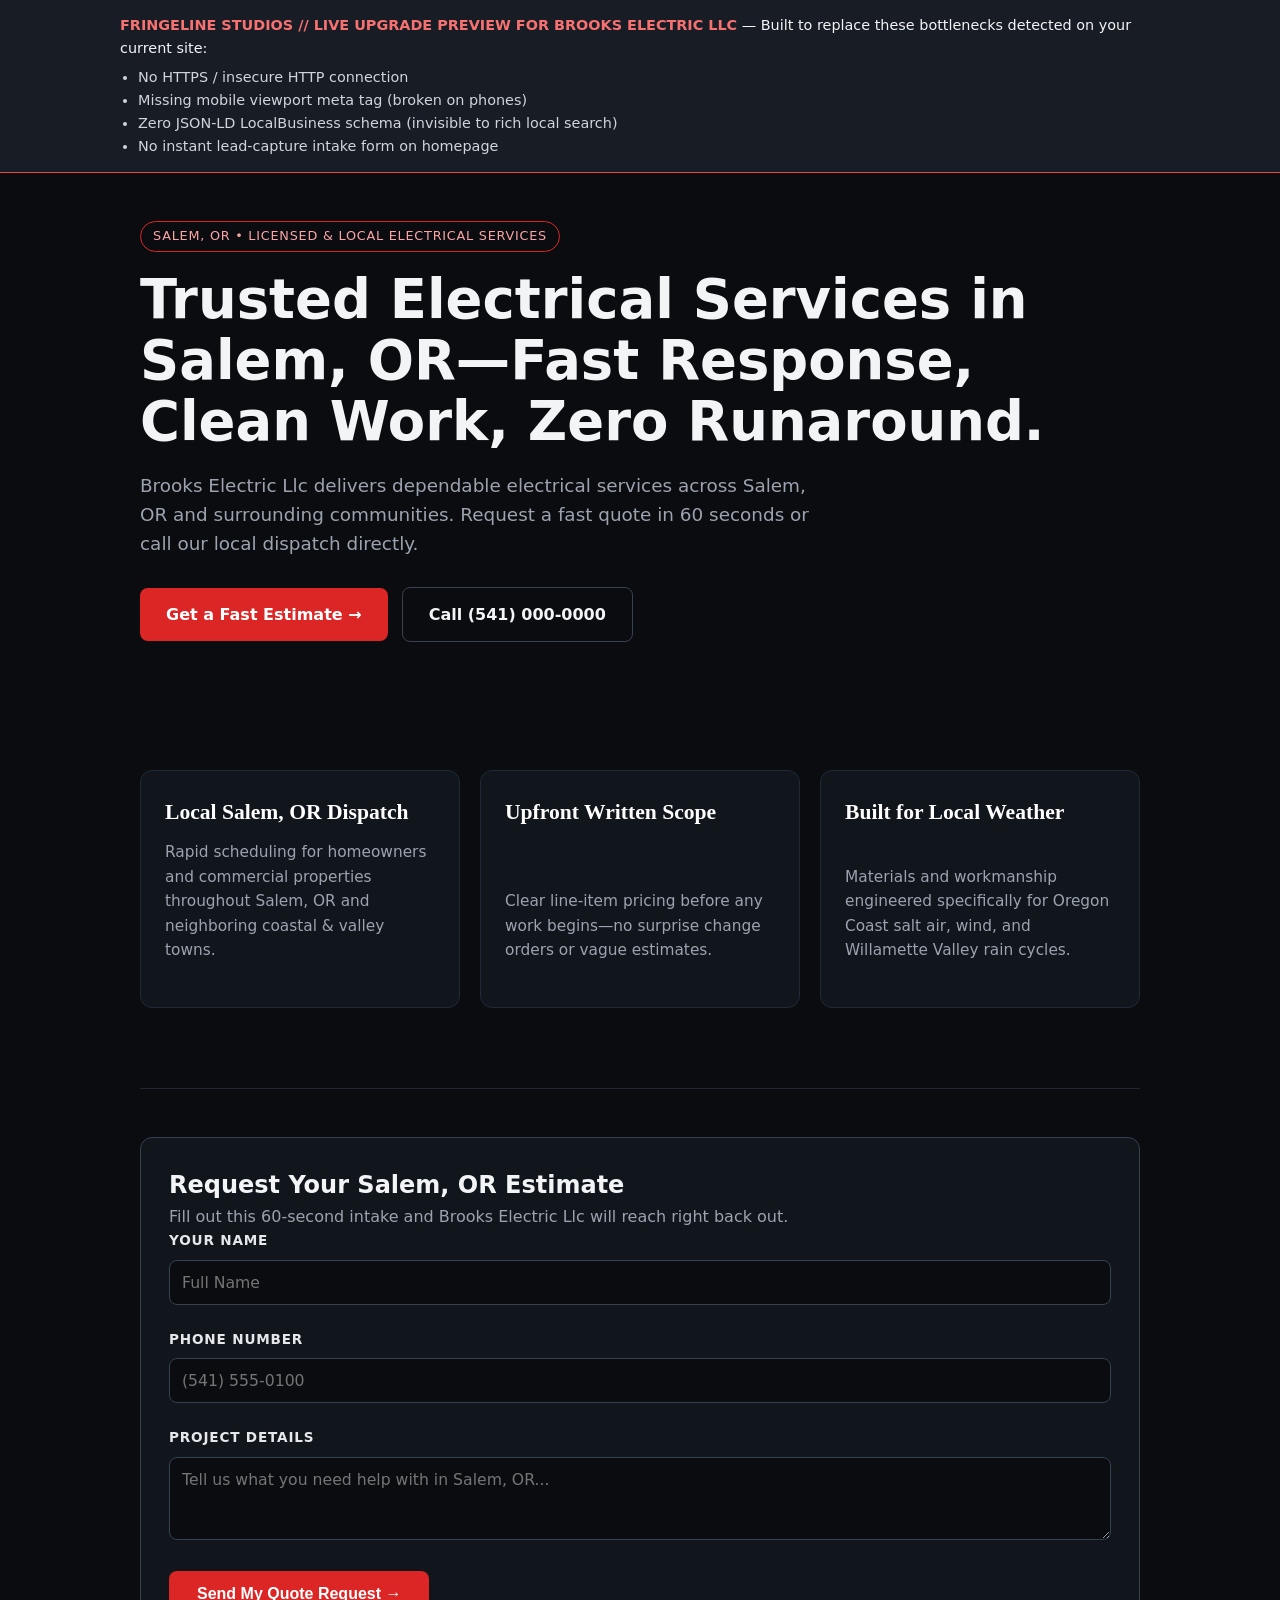
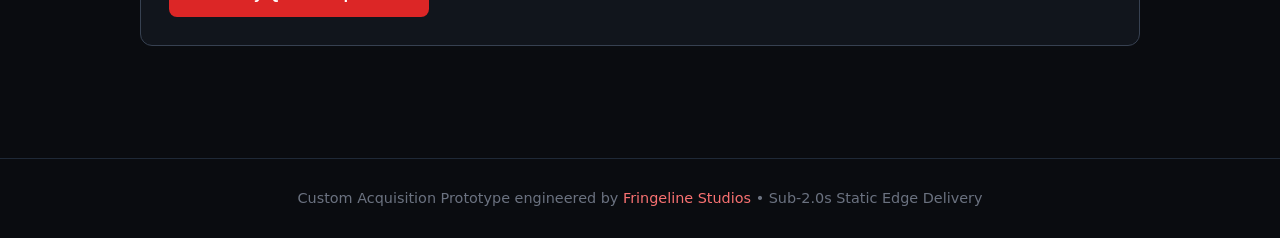
<file: demo/brooks-electric-llc/index.html>
<!DOCTYPE html>
<html lang="en">
<head>
  <meta charset="UTF-8">
  <meta name="viewport" content="width=device-width, initial-scale=1.0">
  <meta name="robots" content="noindex, nofollow">
  <title>Brooks Electric Llc | Fast, Reliable Electrical Services in Salem, OR</title>
  <style>
:root {
  --bg: #070709;
  --surface: #0f1014;
  --surface-2: #15171e;
  --border: #232631;
  --crimson: #dc2626;
  --crimson-bright: #ef4444;
  --crimson-glow: rgba(220, 38, 38, 0.22);
  --text: #f4f4f6;
  --muted: #9ca3af;
  --max: 1120px;
}
* { box-sizing: border-box; margin: 0; padding: 0; }
html { scroll-behavior: smooth; }
body {
  background: var(--bg);
  color: var(--text);
  font-family: -apple-system, BlinkMacSystemFont, "Segoe UI", Roboto, sans-serif;
  line-height: 1.65;
  -webkit-font-smoothing: antialiased;
}
a { color: inherit; text-decoration: none; }
.wrap { max-width: var(--max); margin: 0 auto; padding: 0 24px; }

/* Header */
header {
  position: sticky; top: 0; z-index: 50;
  background: rgba(7, 7, 9, 0.9);
  backdrop-filter: blur(12px);
  border-bottom: 1px solid var(--border);
}
.nav { display: flex; align-items: center; justify-content: space-between; height: 74px; }
.logo-txt {
  font-family: 'Cinzel', serif;
  font-size: 1.15rem; font-weight: 700; letter-spacing: 0.16em;
  display: flex; align-items: center; gap: 8px;
}
.logo-txt span { color: var(--crimson); }
.nav-links { display: flex; align-items: center; gap: 26px; font-size: 0.92rem; color: var(--muted); }
.nav-links a:hover, .nav-links a.active { color: var(--text); }

/* Buttons */
.btn {
  display: inline-flex; align-items: center; justify-content: center; gap: 8px;
  background: var(--crimson); color: #fff;
  font-weight: 600; font-size: 0.92rem; letter-spacing: 0.04em;
  padding: 13px 24px; border-radius: 6px; border: 1px solid var(--crimson);
  cursor: pointer; transition: all 0.18s ease;
}
.btn:hover { background: var(--crimson-bright); box-shadow: 0 0 24px var(--crimson-glow); transform: translateY(-1px); }
.btn-ghost {
  background: transparent; color: var(--text);
  border: 1px solid var(--border);
}
.btn-ghost:hover { border-color: var(--crimson); background: rgba(220, 38, 38, 0.08); box-shadow: none; }

/* Hero */
.hero {
  position: relative; overflow: hidden;
  padding: 96px 0 84px;
  border-bottom: 1px solid var(--border);
  background:
    radial-gradient(circle at 50% 18%, rgba(220, 38, 38, 0.18), transparent 52%),
    linear-gradient(180deg, #09090c 0%, #070709 100%);
}
.eyebrow {
  display: inline-block; font-size: 0.78rem; font-weight: 700;
  letter-spacing: 0.18em; text-transform: uppercase;
  color: var(--crimson-bright); margin-bottom: 16px;
}
.hero h1 {
  font-family: 'Cinzel', serif;
  font-size: clamp(2.2rem, 5vw, 3.65rem);
  line-height: 1.12; letter-spacing: 0.02em; max-width: 820px; margin-bottom: 14px;
}
.motto {
  font-family: 'Cormorant Garamond', serif;
  font-style: italic; font-size: clamp(1.35rem, 2.5vw, 1.85rem);
  color: var(--crimson-bright); margin-bottom: 20px;
}
.hero-sub {
  font-size: 1.1rem; color: var(--muted); max-width: 650px; margin-bottom: 32px;
}
.cta-row { display: flex; flex-wrap: wrap; gap: 14px; align-items: center; }
.trust-note { margin-top: 18px; font-size: 0.84rem; color: var(--muted); }

/* Metrics Strip */
.metrics {
  display: grid; grid-template-columns: repeat(4, 1fr);
  border-bottom: 1px solid var(--border); background: var(--surface);
}
.metric { padding: 28px 24px; border-right: 1px solid var(--border); }
.metric:last-child { border-right: none; }
.metric strong { display: block; font-family: 'Cinzel', serif; font-size: 1.75rem; color: var(--text); }
.metric span { font-size: 0.84rem; color: var(--muted); text-transform: uppercase; letter-spacing: 0.08em; }

/* Sections & Grids */
section { padding: 80px 0; border-bottom: 1px solid var(--border); }
.sec-head { max-width: 680px; margin-bottom: 44px; }
.sec-head h2 { font-family: 'Cinzel', serif; font-size: clamp(1.6rem, 3vw, 2.25rem); margin-bottom: 12px; }
.sec-head p { color: var(--muted); font-size: 1.02rem; }
.grid-2 { display: grid; grid-template-columns: repeat(2, 1fr); gap: 24px; }
.grid-3 { display: grid; grid-template-columns: repeat(3, 1fr); gap: 22px; }

.card {
  background: var(--surface); border: 1px solid var(--border);
  border-radius: 10px; padding: 32px;
  display: flex; flex-direction: column; justify-content: space-between;
  transition: border-color 0.2s ease;
}
.card:hover { border-color: rgba(220, 38, 38, 0.55); }
.card.featured { border-color: var(--crimson); background: linear-gradient(180deg, #131015 0%, var(--surface) 100%); }
.tag {
  display: inline-block; font-size: 0.75rem; font-weight: 700;
  letter-spacing: 0.14em; text-transform: uppercase; color: var(--crimson-bright);
  margin-bottom: 10px;
}
.card h3 { font-family: 'Cinzel', serif; font-size: 1.35rem; margin-bottom: 10px; }
.card p { color: var(--muted); font-size: 0.96rem; margin-bottom: 20px; }
.price-line { font-family: 'Cinzel', serif; font-size: 1.5rem; color: var(--text); margin-bottom: 18px; }
.price-line small { font-family: sans-serif; font-size: 0.85rem; color: var(--muted); }
.list { list-style: none; margin-bottom: 26px; }
.list li {
  position: relative; padding-left: 20px; margin-bottom: 10px;
  font-size: 0.94rem; color: #d1d5db;
}
.list li::before {
  content: "▸"; position: absolute; left: 0; color: var(--crimson-bright);
}

/* Comparison Table */
.compare {
  width: 100%; border-collapse: collapse; background: var(--surface);
  border: 1px solid var(--border); border-radius: 10px; overflow: hidden;
}
.compare th, .compare td {
  padding: 16px 20px; text-align: left; border-bottom: 1px solid var(--border); font-size: 0.94rem;
}
.compare th { background: var(--surface-2); font-family: 'Cinzel', serif; font-size: 0.88rem; letter-spacing: 0.08em; }
.compare td.bad { color: var(--muted); }
.compare td.good { color: #f4f4f6; font-weight: 600; }

/* Page Hero & Form */
.page-hero {
  padding: 72px 0 56px; border-bottom: 1px solid var(--border);
  background: radial-gradient(circle at 20% 20%, rgba(220, 38, 38, 0.14), transparent 50%);
}
.page-title { font-family: 'Cinzel', serif; font-size: clamp(1.9rem, 4vw, 2.85rem); margin-bottom: 14px; }
.cta-banner {
  background: linear-gradient(135deg, #160c0f 0%, var(--surface) 100%);
  border: 1px solid rgba(220, 38, 38, 0.45); border-radius: 12px;
  padding: 44px; display: flex; flex-wrap: wrap; align-items: center;
  justify-content: space-between; gap: 24px;
}
.intake-box {
  max-width: 720px; margin: 0 auto; background: var(--surface);
  border: 1px solid var(--border); border-radius: 10px; padding: 36px;
}
.form-grid { display: grid; gap: 20px; }
label { display: block; font-size: 0.85rem; font-weight: 600; letter-spacing: 0.06em; text-transform: uppercase; margin-bottom: 8px; color: #e5e7eb; }
input, select, textarea {
  width: 100%; background: var(--bg); color: var(--text);
  border: 1px solid var(--border); border-radius: 6px;
  padding: 13px 15px; font-size: 0.98rem; font-family: inherit;
}
input:focus, select:focus, textarea:focus { outline: none; border-color: var(--crimson); }

/* Footer */
footer { padding: 36px 0; color: var(--muted); font-size: 0.88rem; }
.foot { display: flex; flex-wrap: wrap; justify-content: space-between; gap: 16px; }

@media (max-width: 860px) {
  .metrics { grid-template-columns: repeat(2, 1fr); }
  .metric:nth-child(2) { border-right: none; }
  .grid-2, .grid-3 { grid-template-columns: 1fr; }
  .nav-links { gap: 14px; font-size: 0.84rem; }
  .cta-banner { padding: 28px; }
}

/* Flagship Centered Mountain-Sun Hero */
.hero-flagship {
  position: relative;
  overflow: hidden;
  text-align: center;
  padding: 92px 0 88px;
  border-bottom: 1px solid var(--border);
  background: radial-gradient(circle at 50% 34%, rgba(220, 38, 38, 0.28) 0%, rgba(153, 27, 27, 0.10) 28%, #070709 64%);
}
.hero-flagship .wrap {
  position: relative;
  z-index: 2;
  display: flex;
  flex-direction: column;
  align-items: center;
}
.hero-crest {
  width: 100%;
  max-width: 680px;
  margin: 0 auto 14px;
  pointer-events: none;
}
.hero-brand {
  font-family: 'Cinzel', serif;
  font-size: clamp(2.1rem, 5vw, 3.4rem);
  font-weight: 700;
  letter-spacing: 0.24em;
  color: var(--text);
  text-shadow: 0 2px 24px rgba(0, 0, 0, 0.9);
  margin-bottom: 6px;
}
.hero-brand span {
  display: block;
  font-size: clamp(0.85rem, 1.6vw, 1.05rem);
  letter-spacing: 0.42em;
  color: #d1d5db;
  margin-top: 4px;
}
.motto-engraved {
  font-family: 'Cormorant Garamond', serif;
  font-style: italic;
  font-weight: 700;
  font-size: clamp(1.65rem, 3.4vw, 2.45rem);
  letter-spacing: 0.03em;
  background: linear-gradient(180deg, #ff5a5a 0%, #dc2626 52%, #7f1d1d 100%);
  -webkit-background-clip: text;
  -webkit-text-fill-color: transparent;
  filter: drop-shadow(0 2px 14px rgba(220, 38, 38, 0.45));
  margin: 8px 0 22px;
}
.hero-flagship h1 {
  font-family: 'Cinzel', serif;
  font-size: clamp(1.55rem, 3.2vw, 2.35rem);
  line-height: 1.22;
  max-width: 780px;
  margin: 0 auto 16px;
  color: #f4f4f6;
}
.hero-flagship .hero-sub {
  margin: 0 auto 30px;
  text-align: center;
  max-width: 640px;
}
.hero-flagship .cta-row {
  justify-content: center;
}

/* Flagship Centered Mountain-Sun Hero */
.hero-flagship {
  position: relative;
  overflow: hidden;
  text-align: center;
  padding: 92px 0 88px;
  border-bottom: 1px solid var(--border);
  background: radial-gradient(circle at 50% 34%, rgba(220, 38, 38, 0.28) 0%, rgba(153, 27, 27, 0.10) 28%, #070709 64%);
}
.hero-flagship .wrap {
  position: relative;
  z-index: 2;
  display: flex;
  flex-direction: column;
  align-items: center;
}
.hero-crest {
  width: 100%;
  max-width: 680px;
  margin: 0 auto 14px;
  pointer-events: none;
}
.hero-brand {
  font-family: 'Cinzel', serif;
  font-size: clamp(2.1rem, 5vw, 3.4rem);
  font-weight: 700;
  letter-spacing: 0.24em;
  color: var(--text);
  text-shadow: 0 2px 24px rgba(0, 0, 0, 0.9);
  margin-bottom: 6px;
}
.hero-brand span {
  display: block;
  font-size: clamp(0.85rem, 1.6vw, 1.05rem);
  letter-spacing: 0.42em;
  color: #d1d5db;
  margin-top: 4px;
}
.motto-engraved {
  font-family: 'Cormorant Garamond', serif;
  font-style: italic;
  font-weight: 700;
  font-size: clamp(1.65rem, 3.4vw, 2.45rem);
  letter-spacing: 0.03em;
  background: linear-gradient(180deg, #ff5a5a 0%, #dc2626 52%, #7f1d1d 100%);
  -webkit-background-clip: text;
  -webkit-text-fill-color: transparent;
  filter: drop-shadow(0 2px 14px rgba(220, 38, 38, 0.45));
  margin: 8px 0 22px;
}
.hero-flagship h1 {
  font-family: 'Cinzel', serif;
  font-size: clamp(1.55rem, 3.2vw, 2.35rem);
  line-height: 1.22;
  max-width: 780px;
  margin: 0 auto 16px;
  color: #f4f4f6;
}
.hero-flagship .hero-sub {
  margin: 0 auto 30px;
  text-align: center;
  max-width: 640px;
}
.hero-flagship .cta-row {
  justify-content: center;
}

/* === REFINEMENT #3: TACTILE CARD ELEVATION & STICKY MOBILE CTA === */
.card { transition: transform 0.22s ease, border-color 0.22s ease, box-shadow 0.22s ease; }
.card:hover { transform: translateY(-3px); border-color: rgba(220, 38, 38, 0.55); box-shadow: 0 12px 30px rgba(0, 0, 0, 0.45); }
.btn { transition: transform 0.18s ease, background-color 0.18s ease, box-shadow 0.18s ease; }
.btn:hover { transform: translateY(-1px); box-shadow: 0 6px 20px rgba(220, 38, 38, 0.28); }

.mobile-sticky-cta { display: none; }
@media (max-width: 768px) {
  body { padding-bottom: 68px; }
  .mobile-sticky-cta {
    display: flex;
    position: fixed;
    bottom: 0;
    left: 0;
    right: 0;
    z-index: 999;
    background: rgba(7, 7, 9, 0.94);
    backdrop-filter: blur(10px);
    border-top: 1px solid rgba(220, 38, 38, 0.45);
    padding: 10px 16px;
    justify-content: space-between;
    align-items: center;
    gap: 12px;
  }
  .mobile-sticky-cta span { font-size: 0.82rem; color: #f4f4f6; font-weight: 600; letter-spacing: 0.02em; }
  .mobile-sticky-cta a { padding: 9px 16px; font-size: 0.85rem; white-space: nowrap; }
}

    body { margin: 0; font-family: system-ui, -apple-system, sans-serif; background: #0a0c10; color: #f3f4f6; line-height: 1.6; }
    .audit-bar { background: #181c24; border-bottom: 1px solid #ef4444; padding: 14px 20px; font-size: 0.9rem; }
    .audit-bar strong { color: #f87171; }
    .audit-bar ul { margin: 6px 0 0 18px; padding: 0; color: #d1d5db; }
    .wrap { max-width: 1040px; margin: 0 auto; padding: 48px 20px; }
    .badge { display: inline-block; padding: 4px 12px; border: 1px solid #dc2626; color: #fca5a5; border-radius: 999px; font-size: 0.8rem; letter-spacing: 0.06em; text-transform: uppercase; }
    h1 { font-size: clamp(2rem, 4.5vw, 3.4rem); line-height: 1.12; margin: 18px 0; }
    .sub { font-size: 1.15rem; color: #9ca3af; max-width: 680px; margin-bottom: 28px; }
    .cta-row { display: flex; flex-wrap: wrap; gap: 14px; margin-bottom: 48px; }
    .btn-primary { background: #dc2626; color: #fff; padding: 14px 26px; border-radius: 8px; text-decoration: none; font-weight: 700; }
    .btn-secondary { border: 1px solid #374151; color: #f3f4f6; padding: 14px 26px; border-radius: 8px; text-decoration: none; font-weight: 600; }
    .grid { display: grid; grid-template-columns: repeat(auto-fit, minmax(260px, 1fr)); gap: 20px; margin-top: 32px; }
    .card { background: #11151c; border: 1px solid #1f2937; border-radius: 12px; padding: 24px; }
    .card h3 { margin-top: 0; color: #fff; }
    .form-box { background: #11151c; border: 1px solid #374151; border-radius: 12px; padding: 28px; margin-top: 48px; }
    input, textarea { width: 100%; box-sizing: border-box; background: #0a0c10; border: 1px solid #374151; color: #fff; padding: 12px; border-radius: 8px; margin-top: 8px; margin-bottom: 16px; }
    button { background: #dc2626; color: #fff; border: none; padding: 14px 28px; border-radius: 8px; font-weight: 700; cursor: pointer; font-size: 1rem; }
    footer { border-top: 1px solid #1f2937; margin-top: 64px; padding: 28px 20px; text-align: center; color: #6b7280; font-size: 0.9rem; }
  </style>
</head>
<body>
  <div class="audit-bar">
    <div style="max-width:1040px;margin:0 auto;">
      <strong>FRINGELINE STUDIOS // LIVE UPGRADE PREVIEW FOR BROOKS ELECTRIC LLC</strong> — Built to replace these bottlenecks detected on your current site:
      <ul><li>No HTTPS / insecure HTTP connection</li><li>Missing mobile viewport meta tag (broken on phones)</li><li>Zero JSON-LD LocalBusiness schema (invisible to rich local search)</li><li>No instant lead-capture intake form on homepage</li></ul>
    </div>
  </div>

  <main class="wrap">
    <span class="badge">Salem, OR • Licensed &amp; Local Electrical Services</span>
    <h1>Trusted Electrical Services in Salem, OR—Fast Response, Clean Work, Zero Runaround.</h1>
    <p class="sub">Brooks Electric Llc delivers dependable electrical services across Salem, OR and surrounding communities. Request a fast quote in 60 seconds or call our local dispatch directly.</p>
    <div class="cta-row">
      <a class="btn-primary" href="#quote">Get a Fast Estimate →</a>
      <a class="btn-secondary" href="tel:5410000000">Call (541) 000-0000</a>
    </div>

    <section class="grid">
      <div class="card">
        <h3>Local Salem, OR Dispatch</h3>
        <p>Rapid scheduling for homeowners and commercial properties throughout Salem, OR and neighboring coastal &amp; valley towns.</p>
      </div>
      <div class="card">
        <h3>Upfront Written Scope</h3>
        <p>Clear line-item pricing before any work begins—no surprise change orders or vague estimates.</p>
      </div>
      <div class="card">
        <h3>Built for Local Weather</h3>
        <p>Materials and workmanship engineered specifically for Oregon Coast salt air, wind, and Willamette Valley rain cycles.</p>
      </div>
    </section>

    <section id="quote" class="form-box">
      <h2>Request Your Salem, OR Estimate</h2>
      <p style="color:#9ca3af;">Fill out this 60-second intake and Brooks Electric Llc will reach right back out.</p>
      <form onsubmit="event.preventDefault(); alert('Preview Demo: In production, this routes straight to Brooks Electric Llc via SMS & email!');">
        <label>Your Name<input type="text" placeholder="Full Name" required></label>
        <label>Phone Number<input type="tel" placeholder="(541) 555-0100" required></label>
        <label>Project Details<textarea rows="3" placeholder="Tell us what you need help with in Salem, OR..."></textarea></label>
        <button type="submit">Send My Quote Request →</button>
      </form>
    </section>
  </main>

  <footer>
    Custom Acquisition Prototype engineered by <a href="https://wildman92.github.io/fringeline-studios/" style="color:#f87171;">Fringeline Studios</a> • Sub-2.0s Static Edge Delivery
  </footer>
</body>
</html>
</file>
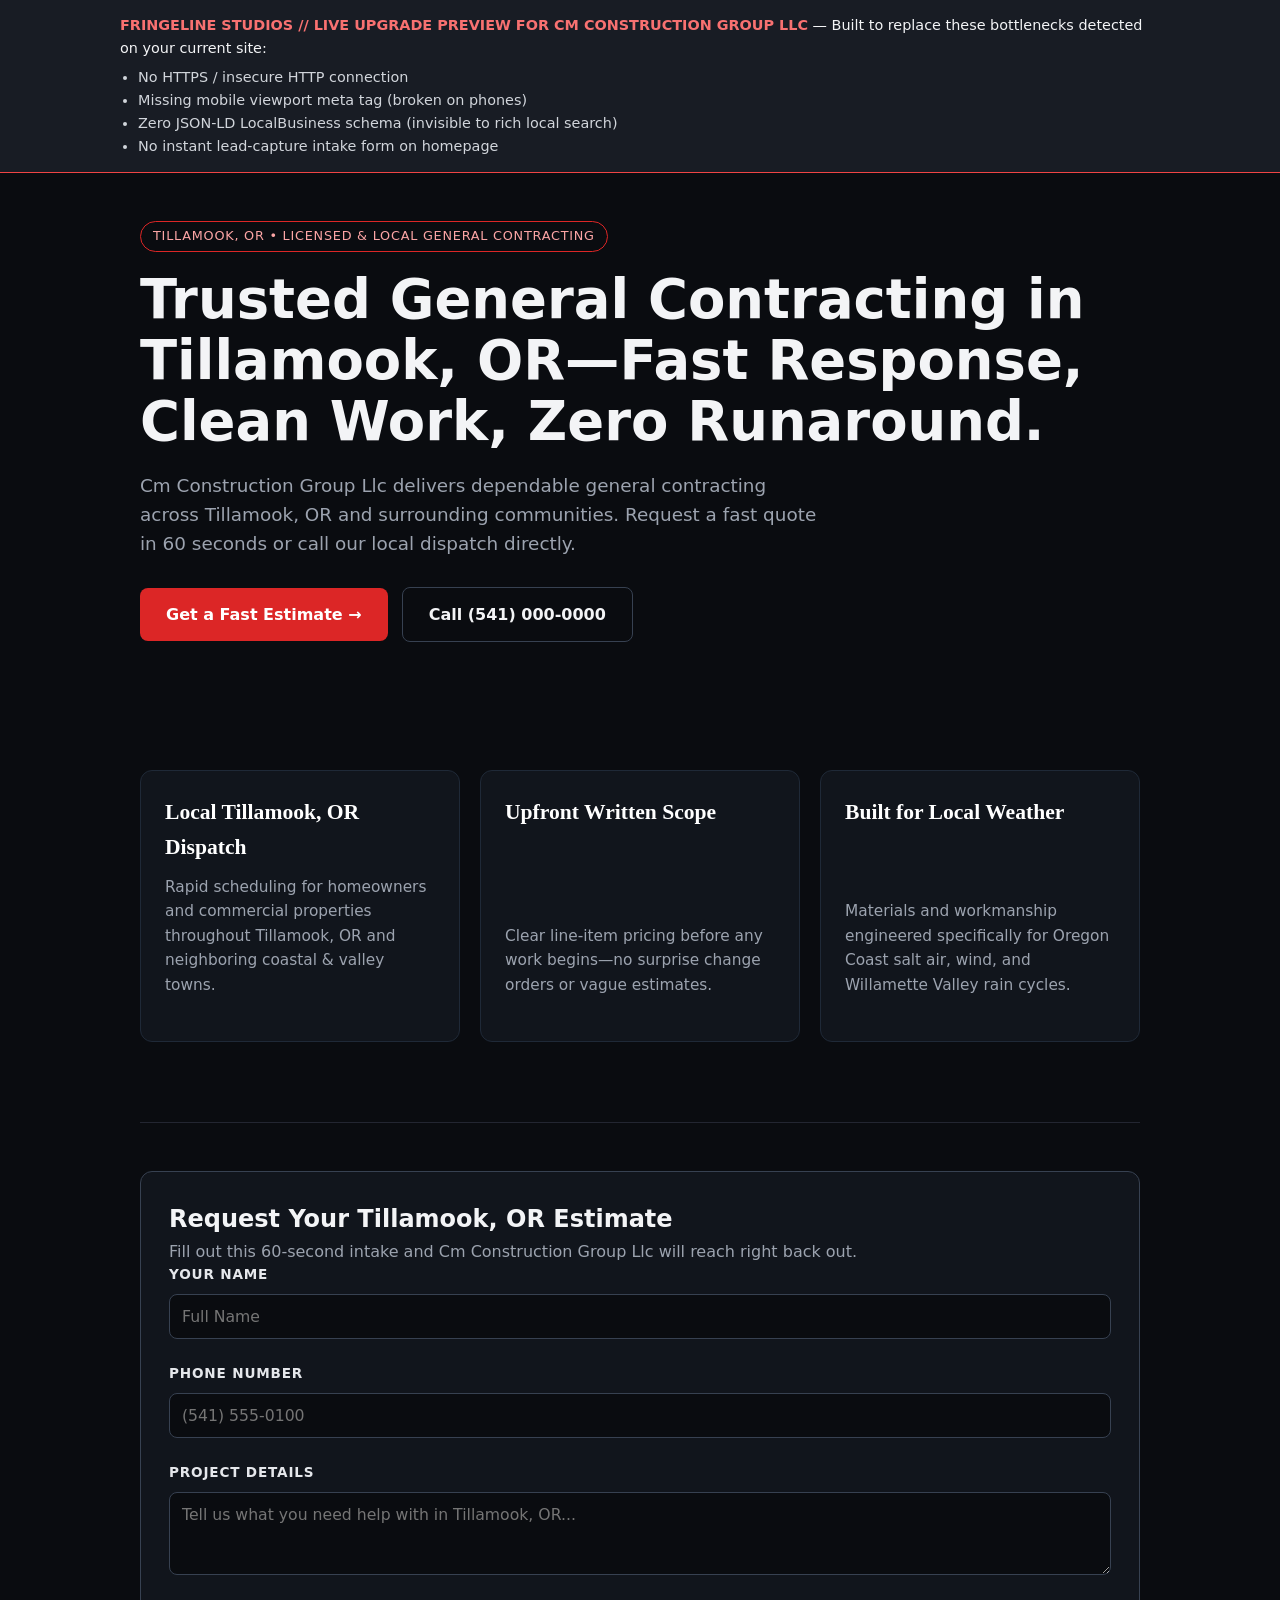
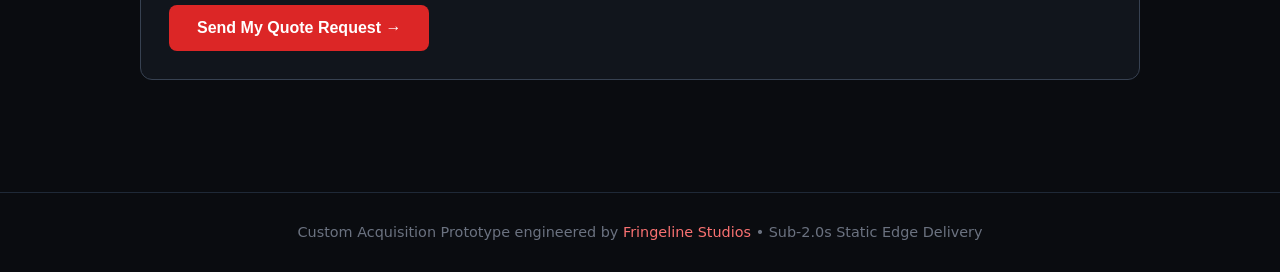
<file: demo/cm-construction-group-llc/index.html>
<!DOCTYPE html>
<html lang="en">
<head>
  <meta charset="UTF-8">
  <meta name="viewport" content="width=device-width, initial-scale=1.0">
  <meta name="robots" content="noindex, nofollow">
  <title>Cm Construction Group Llc | Fast, Reliable General Contracting in Tillamook, OR</title>
  <style>
:root {
  --bg: #070709;
  --surface: #0f1014;
  --surface-2: #15171e;
  --border: #232631;
  --crimson: #dc2626;
  --crimson-bright: #ef4444;
  --crimson-glow: rgba(220, 38, 38, 0.22);
  --text: #f4f4f6;
  --muted: #9ca3af;
  --max: 1120px;
}
* { box-sizing: border-box; margin: 0; padding: 0; }
html { scroll-behavior: smooth; }
body {
  background: var(--bg);
  color: var(--text);
  font-family: -apple-system, BlinkMacSystemFont, "Segoe UI", Roboto, sans-serif;
  line-height: 1.65;
  -webkit-font-smoothing: antialiased;
}
a { color: inherit; text-decoration: none; }
.wrap { max-width: var(--max); margin: 0 auto; padding: 0 24px; }

/* Header */
header {
  position: sticky; top: 0; z-index: 50;
  background: rgba(7, 7, 9, 0.9);
  backdrop-filter: blur(12px);
  border-bottom: 1px solid var(--border);
}
.nav { display: flex; align-items: center; justify-content: space-between; height: 74px; }
.logo-txt {
  font-family: 'Cinzel', serif;
  font-size: 1.15rem; font-weight: 700; letter-spacing: 0.16em;
  display: flex; align-items: center; gap: 8px;
}
.logo-txt span { color: var(--crimson); }
.nav-links { display: flex; align-items: center; gap: 26px; font-size: 0.92rem; color: var(--muted); }
.nav-links a:hover, .nav-links a.active { color: var(--text); }

/* Buttons */
.btn {
  display: inline-flex; align-items: center; justify-content: center; gap: 8px;
  background: var(--crimson); color: #fff;
  font-weight: 600; font-size: 0.92rem; letter-spacing: 0.04em;
  padding: 13px 24px; border-radius: 6px; border: 1px solid var(--crimson);
  cursor: pointer; transition: all 0.18s ease;
}
.btn:hover { background: var(--crimson-bright); box-shadow: 0 0 24px var(--crimson-glow); transform: translateY(-1px); }
.btn-ghost {
  background: transparent; color: var(--text);
  border: 1px solid var(--border);
}
.btn-ghost:hover { border-color: var(--crimson); background: rgba(220, 38, 38, 0.08); box-shadow: none; }

/* Hero */
.hero {
  position: relative; overflow: hidden;
  padding: 96px 0 84px;
  border-bottom: 1px solid var(--border);
  background:
    radial-gradient(circle at 50% 18%, rgba(220, 38, 38, 0.18), transparent 52%),
    linear-gradient(180deg, #09090c 0%, #070709 100%);
}
.eyebrow {
  display: inline-block; font-size: 0.78rem; font-weight: 700;
  letter-spacing: 0.18em; text-transform: uppercase;
  color: var(--crimson-bright); margin-bottom: 16px;
}
.hero h1 {
  font-family: 'Cinzel', serif;
  font-size: clamp(2.2rem, 5vw, 3.65rem);
  line-height: 1.12; letter-spacing: 0.02em; max-width: 820px; margin-bottom: 14px;
}
.motto {
  font-family: 'Cormorant Garamond', serif;
  font-style: italic; font-size: clamp(1.35rem, 2.5vw, 1.85rem);
  color: var(--crimson-bright); margin-bottom: 20px;
}
.hero-sub {
  font-size: 1.1rem; color: var(--muted); max-width: 650px; margin-bottom: 32px;
}
.cta-row { display: flex; flex-wrap: wrap; gap: 14px; align-items: center; }
.trust-note { margin-top: 18px; font-size: 0.84rem; color: var(--muted); }

/* Metrics Strip */
.metrics {
  display: grid; grid-template-columns: repeat(4, 1fr);
  border-bottom: 1px solid var(--border); background: var(--surface);
}
.metric { padding: 28px 24px; border-right: 1px solid var(--border); }
.metric:last-child { border-right: none; }
.metric strong { display: block; font-family: 'Cinzel', serif; font-size: 1.75rem; color: var(--text); }
.metric span { font-size: 0.84rem; color: var(--muted); text-transform: uppercase; letter-spacing: 0.08em; }

/* Sections & Grids */
section { padding: 80px 0; border-bottom: 1px solid var(--border); }
.sec-head { max-width: 680px; margin-bottom: 44px; }
.sec-head h2 { font-family: 'Cinzel', serif; font-size: clamp(1.6rem, 3vw, 2.25rem); margin-bottom: 12px; }
.sec-head p { color: var(--muted); font-size: 1.02rem; }
.grid-2 { display: grid; grid-template-columns: repeat(2, 1fr); gap: 24px; }
.grid-3 { display: grid; grid-template-columns: repeat(3, 1fr); gap: 22px; }

.card {
  background: var(--surface); border: 1px solid var(--border);
  border-radius: 10px; padding: 32px;
  display: flex; flex-direction: column; justify-content: space-between;
  transition: border-color 0.2s ease;
}
.card:hover { border-color: rgba(220, 38, 38, 0.55); }
.card.featured { border-color: var(--crimson); background: linear-gradient(180deg, #131015 0%, var(--surface) 100%); }
.tag {
  display: inline-block; font-size: 0.75rem; font-weight: 700;
  letter-spacing: 0.14em; text-transform: uppercase; color: var(--crimson-bright);
  margin-bottom: 10px;
}
.card h3 { font-family: 'Cinzel', serif; font-size: 1.35rem; margin-bottom: 10px; }
.card p { color: var(--muted); font-size: 0.96rem; margin-bottom: 20px; }
.price-line { font-family: 'Cinzel', serif; font-size: 1.5rem; color: var(--text); margin-bottom: 18px; }
.price-line small { font-family: sans-serif; font-size: 0.85rem; color: var(--muted); }
.list { list-style: none; margin-bottom: 26px; }
.list li {
  position: relative; padding-left: 20px; margin-bottom: 10px;
  font-size: 0.94rem; color: #d1d5db;
}
.list li::before {
  content: "▸"; position: absolute; left: 0; color: var(--crimson-bright);
}

/* Comparison Table */
.compare {
  width: 100%; border-collapse: collapse; background: var(--surface);
  border: 1px solid var(--border); border-radius: 10px; overflow: hidden;
}
.compare th, .compare td {
  padding: 16px 20px; text-align: left; border-bottom: 1px solid var(--border); font-size: 0.94rem;
}
.compare th { background: var(--surface-2); font-family: 'Cinzel', serif; font-size: 0.88rem; letter-spacing: 0.08em; }
.compare td.bad { color: var(--muted); }
.compare td.good { color: #f4f4f6; font-weight: 600; }

/* Page Hero & Form */
.page-hero {
  padding: 72px 0 56px; border-bottom: 1px solid var(--border);
  background: radial-gradient(circle at 20% 20%, rgba(220, 38, 38, 0.14), transparent 50%);
}
.page-title { font-family: 'Cinzel', serif; font-size: clamp(1.9rem, 4vw, 2.85rem); margin-bottom: 14px; }
.cta-banner {
  background: linear-gradient(135deg, #160c0f 0%, var(--surface) 100%);
  border: 1px solid rgba(220, 38, 38, 0.45); border-radius: 12px;
  padding: 44px; display: flex; flex-wrap: wrap; align-items: center;
  justify-content: space-between; gap: 24px;
}
.intake-box {
  max-width: 720px; margin: 0 auto; background: var(--surface);
  border: 1px solid var(--border); border-radius: 10px; padding: 36px;
}
.form-grid { display: grid; gap: 20px; }
label { display: block; font-size: 0.85rem; font-weight: 600; letter-spacing: 0.06em; text-transform: uppercase; margin-bottom: 8px; color: #e5e7eb; }
input, select, textarea {
  width: 100%; background: var(--bg); color: var(--text);
  border: 1px solid var(--border); border-radius: 6px;
  padding: 13px 15px; font-size: 0.98rem; font-family: inherit;
}
input:focus, select:focus, textarea:focus { outline: none; border-color: var(--crimson); }

/* Footer */
footer { padding: 36px 0; color: var(--muted); font-size: 0.88rem; }
.foot { display: flex; flex-wrap: wrap; justify-content: space-between; gap: 16px; }

@media (max-width: 860px) {
  .metrics { grid-template-columns: repeat(2, 1fr); }
  .metric:nth-child(2) { border-right: none; }
  .grid-2, .grid-3 { grid-template-columns: 1fr; }
  .nav-links { gap: 14px; font-size: 0.84rem; }
  .cta-banner { padding: 28px; }
}

/* Flagship Centered Mountain-Sun Hero */
.hero-flagship {
  position: relative;
  overflow: hidden;
  text-align: center;
  padding: 92px 0 88px;
  border-bottom: 1px solid var(--border);
  background: radial-gradient(circle at 50% 34%, rgba(220, 38, 38, 0.28) 0%, rgba(153, 27, 27, 0.10) 28%, #070709 64%);
}
.hero-flagship .wrap {
  position: relative;
  z-index: 2;
  display: flex;
  flex-direction: column;
  align-items: center;
}
.hero-crest {
  width: 100%;
  max-width: 680px;
  margin: 0 auto 14px;
  pointer-events: none;
}
.hero-brand {
  font-family: 'Cinzel', serif;
  font-size: clamp(2.1rem, 5vw, 3.4rem);
  font-weight: 700;
  letter-spacing: 0.24em;
  color: var(--text);
  text-shadow: 0 2px 24px rgba(0, 0, 0, 0.9);
  margin-bottom: 6px;
}
.hero-brand span {
  display: block;
  font-size: clamp(0.85rem, 1.6vw, 1.05rem);
  letter-spacing: 0.42em;
  color: #d1d5db;
  margin-top: 4px;
}
.motto-engraved {
  font-family: 'Cormorant Garamond', serif;
  font-style: italic;
  font-weight: 700;
  font-size: clamp(1.65rem, 3.4vw, 2.45rem);
  letter-spacing: 0.03em;
  background: linear-gradient(180deg, #ff5a5a 0%, #dc2626 52%, #7f1d1d 100%);
  -webkit-background-clip: text;
  -webkit-text-fill-color: transparent;
  filter: drop-shadow(0 2px 14px rgba(220, 38, 38, 0.45));
  margin: 8px 0 22px;
}
.hero-flagship h1 {
  font-family: 'Cinzel', serif;
  font-size: clamp(1.55rem, 3.2vw, 2.35rem);
  line-height: 1.22;
  max-width: 780px;
  margin: 0 auto 16px;
  color: #f4f4f6;
}
.hero-flagship .hero-sub {
  margin: 0 auto 30px;
  text-align: center;
  max-width: 640px;
}
.hero-flagship .cta-row {
  justify-content: center;
}

/* Flagship Centered Mountain-Sun Hero */
.hero-flagship {
  position: relative;
  overflow: hidden;
  text-align: center;
  padding: 92px 0 88px;
  border-bottom: 1px solid var(--border);
  background: radial-gradient(circle at 50% 34%, rgba(220, 38, 38, 0.28) 0%, rgba(153, 27, 27, 0.10) 28%, #070709 64%);
}
.hero-flagship .wrap {
  position: relative;
  z-index: 2;
  display: flex;
  flex-direction: column;
  align-items: center;
}
.hero-crest {
  width: 100%;
  max-width: 680px;
  margin: 0 auto 14px;
  pointer-events: none;
}
.hero-brand {
  font-family: 'Cinzel', serif;
  font-size: clamp(2.1rem, 5vw, 3.4rem);
  font-weight: 700;
  letter-spacing: 0.24em;
  color: var(--text);
  text-shadow: 0 2px 24px rgba(0, 0, 0, 0.9);
  margin-bottom: 6px;
}
.hero-brand span {
  display: block;
  font-size: clamp(0.85rem, 1.6vw, 1.05rem);
  letter-spacing: 0.42em;
  color: #d1d5db;
  margin-top: 4px;
}
.motto-engraved {
  font-family: 'Cormorant Garamond', serif;
  font-style: italic;
  font-weight: 700;
  font-size: clamp(1.65rem, 3.4vw, 2.45rem);
  letter-spacing: 0.03em;
  background: linear-gradient(180deg, #ff5a5a 0%, #dc2626 52%, #7f1d1d 100%);
  -webkit-background-clip: text;
  -webkit-text-fill-color: transparent;
  filter: drop-shadow(0 2px 14px rgba(220, 38, 38, 0.45));
  margin: 8px 0 22px;
}
.hero-flagship h1 {
  font-family: 'Cinzel', serif;
  font-size: clamp(1.55rem, 3.2vw, 2.35rem);
  line-height: 1.22;
  max-width: 780px;
  margin: 0 auto 16px;
  color: #f4f4f6;
}
.hero-flagship .hero-sub {
  margin: 0 auto 30px;
  text-align: center;
  max-width: 640px;
}
.hero-flagship .cta-row {
  justify-content: center;
}

/* === REFINEMENT #3: TACTILE CARD ELEVATION & STICKY MOBILE CTA === */
.card { transition: transform 0.22s ease, border-color 0.22s ease, box-shadow 0.22s ease; }
.card:hover { transform: translateY(-3px); border-color: rgba(220, 38, 38, 0.55); box-shadow: 0 12px 30px rgba(0, 0, 0, 0.45); }
.btn { transition: transform 0.18s ease, background-color 0.18s ease, box-shadow 0.18s ease; }
.btn:hover { transform: translateY(-1px); box-shadow: 0 6px 20px rgba(220, 38, 38, 0.28); }

.mobile-sticky-cta { display: none; }
@media (max-width: 768px) {
  body { padding-bottom: 68px; }
  .mobile-sticky-cta {
    display: flex;
    position: fixed;
    bottom: 0;
    left: 0;
    right: 0;
    z-index: 999;
    background: rgba(7, 7, 9, 0.94);
    backdrop-filter: blur(10px);
    border-top: 1px solid rgba(220, 38, 38, 0.45);
    padding: 10px 16px;
    justify-content: space-between;
    align-items: center;
    gap: 12px;
  }
  .mobile-sticky-cta span { font-size: 0.82rem; color: #f4f4f6; font-weight: 600; letter-spacing: 0.02em; }
  .mobile-sticky-cta a { padding: 9px 16px; font-size: 0.85rem; white-space: nowrap; }
}

    body { margin: 0; font-family: system-ui, -apple-system, sans-serif; background: #0a0c10; color: #f3f4f6; line-height: 1.6; }
    .audit-bar { background: #181c24; border-bottom: 1px solid #ef4444; padding: 14px 20px; font-size: 0.9rem; }
    .audit-bar strong { color: #f87171; }
    .audit-bar ul { margin: 6px 0 0 18px; padding: 0; color: #d1d5db; }
    .wrap { max-width: 1040px; margin: 0 auto; padding: 48px 20px; }
    .badge { display: inline-block; padding: 4px 12px; border: 1px solid #dc2626; color: #fca5a5; border-radius: 999px; font-size: 0.8rem; letter-spacing: 0.06em; text-transform: uppercase; }
    h1 { font-size: clamp(2rem, 4.5vw, 3.4rem); line-height: 1.12; margin: 18px 0; }
    .sub { font-size: 1.15rem; color: #9ca3af; max-width: 680px; margin-bottom: 28px; }
    .cta-row { display: flex; flex-wrap: wrap; gap: 14px; margin-bottom: 48px; }
    .btn-primary { background: #dc2626; color: #fff; padding: 14px 26px; border-radius: 8px; text-decoration: none; font-weight: 700; }
    .btn-secondary { border: 1px solid #374151; color: #f3f4f6; padding: 14px 26px; border-radius: 8px; text-decoration: none; font-weight: 600; }
    .grid { display: grid; grid-template-columns: repeat(auto-fit, minmax(260px, 1fr)); gap: 20px; margin-top: 32px; }
    .card { background: #11151c; border: 1px solid #1f2937; border-radius: 12px; padding: 24px; }
    .card h3 { margin-top: 0; color: #fff; }
    .form-box { background: #11151c; border: 1px solid #374151; border-radius: 12px; padding: 28px; margin-top: 48px; }
    input, textarea { width: 100%; box-sizing: border-box; background: #0a0c10; border: 1px solid #374151; color: #fff; padding: 12px; border-radius: 8px; margin-top: 8px; margin-bottom: 16px; }
    button { background: #dc2626; color: #fff; border: none; padding: 14px 28px; border-radius: 8px; font-weight: 700; cursor: pointer; font-size: 1rem; }
    footer { border-top: 1px solid #1f2937; margin-top: 64px; padding: 28px 20px; text-align: center; color: #6b7280; font-size: 0.9rem; }
  </style>
</head>
<body>
  <div class="audit-bar">
    <div style="max-width:1040px;margin:0 auto;">
      <strong>FRINGELINE STUDIOS // LIVE UPGRADE PREVIEW FOR CM CONSTRUCTION GROUP LLC</strong> — Built to replace these bottlenecks detected on your current site:
      <ul><li>No HTTPS / insecure HTTP connection</li><li>Missing mobile viewport meta tag (broken on phones)</li><li>Zero JSON-LD LocalBusiness schema (invisible to rich local search)</li><li>No instant lead-capture intake form on homepage</li></ul>
    </div>
  </div>

  <main class="wrap">
    <span class="badge">Tillamook, OR • Licensed &amp; Local General Contracting</span>
    <h1>Trusted General Contracting in Tillamook, OR—Fast Response, Clean Work, Zero Runaround.</h1>
    <p class="sub">Cm Construction Group Llc delivers dependable general contracting across Tillamook, OR and surrounding communities. Request a fast quote in 60 seconds or call our local dispatch directly.</p>
    <div class="cta-row">
      <a class="btn-primary" href="#quote">Get a Fast Estimate →</a>
      <a class="btn-secondary" href="tel:5410000000">Call (541) 000-0000</a>
    </div>

    <section class="grid">
      <div class="card">
        <h3>Local Tillamook, OR Dispatch</h3>
        <p>Rapid scheduling for homeowners and commercial properties throughout Tillamook, OR and neighboring coastal &amp; valley towns.</p>
      </div>
      <div class="card">
        <h3>Upfront Written Scope</h3>
        <p>Clear line-item pricing before any work begins—no surprise change orders or vague estimates.</p>
      </div>
      <div class="card">
        <h3>Built for Local Weather</h3>
        <p>Materials and workmanship engineered specifically for Oregon Coast salt air, wind, and Willamette Valley rain cycles.</p>
      </div>
    </section>

    <section id="quote" class="form-box">
      <h2>Request Your Tillamook, OR Estimate</h2>
      <p style="color:#9ca3af;">Fill out this 60-second intake and Cm Construction Group Llc will reach right back out.</p>
      <form onsubmit="event.preventDefault(); alert('Preview Demo: In production, this routes straight to Cm Construction Group Llc via SMS & email!');">
        <label>Your Name<input type="text" placeholder="Full Name" required></label>
        <label>Phone Number<input type="tel" placeholder="(541) 555-0100" required></label>
        <label>Project Details<textarea rows="3" placeholder="Tell us what you need help with in Tillamook, OR..."></textarea></label>
        <button type="submit">Send My Quote Request →</button>
      </form>
    </section>
  </main>

  <footer>
    Custom Acquisition Prototype engineered by <a href="https://wildman92.github.io/fringeline-studios/" style="color:#f87171;">Fringeline Studios</a> • Sub-2.0s Static Edge Delivery
  </footer>
</body>
</html>
</file>
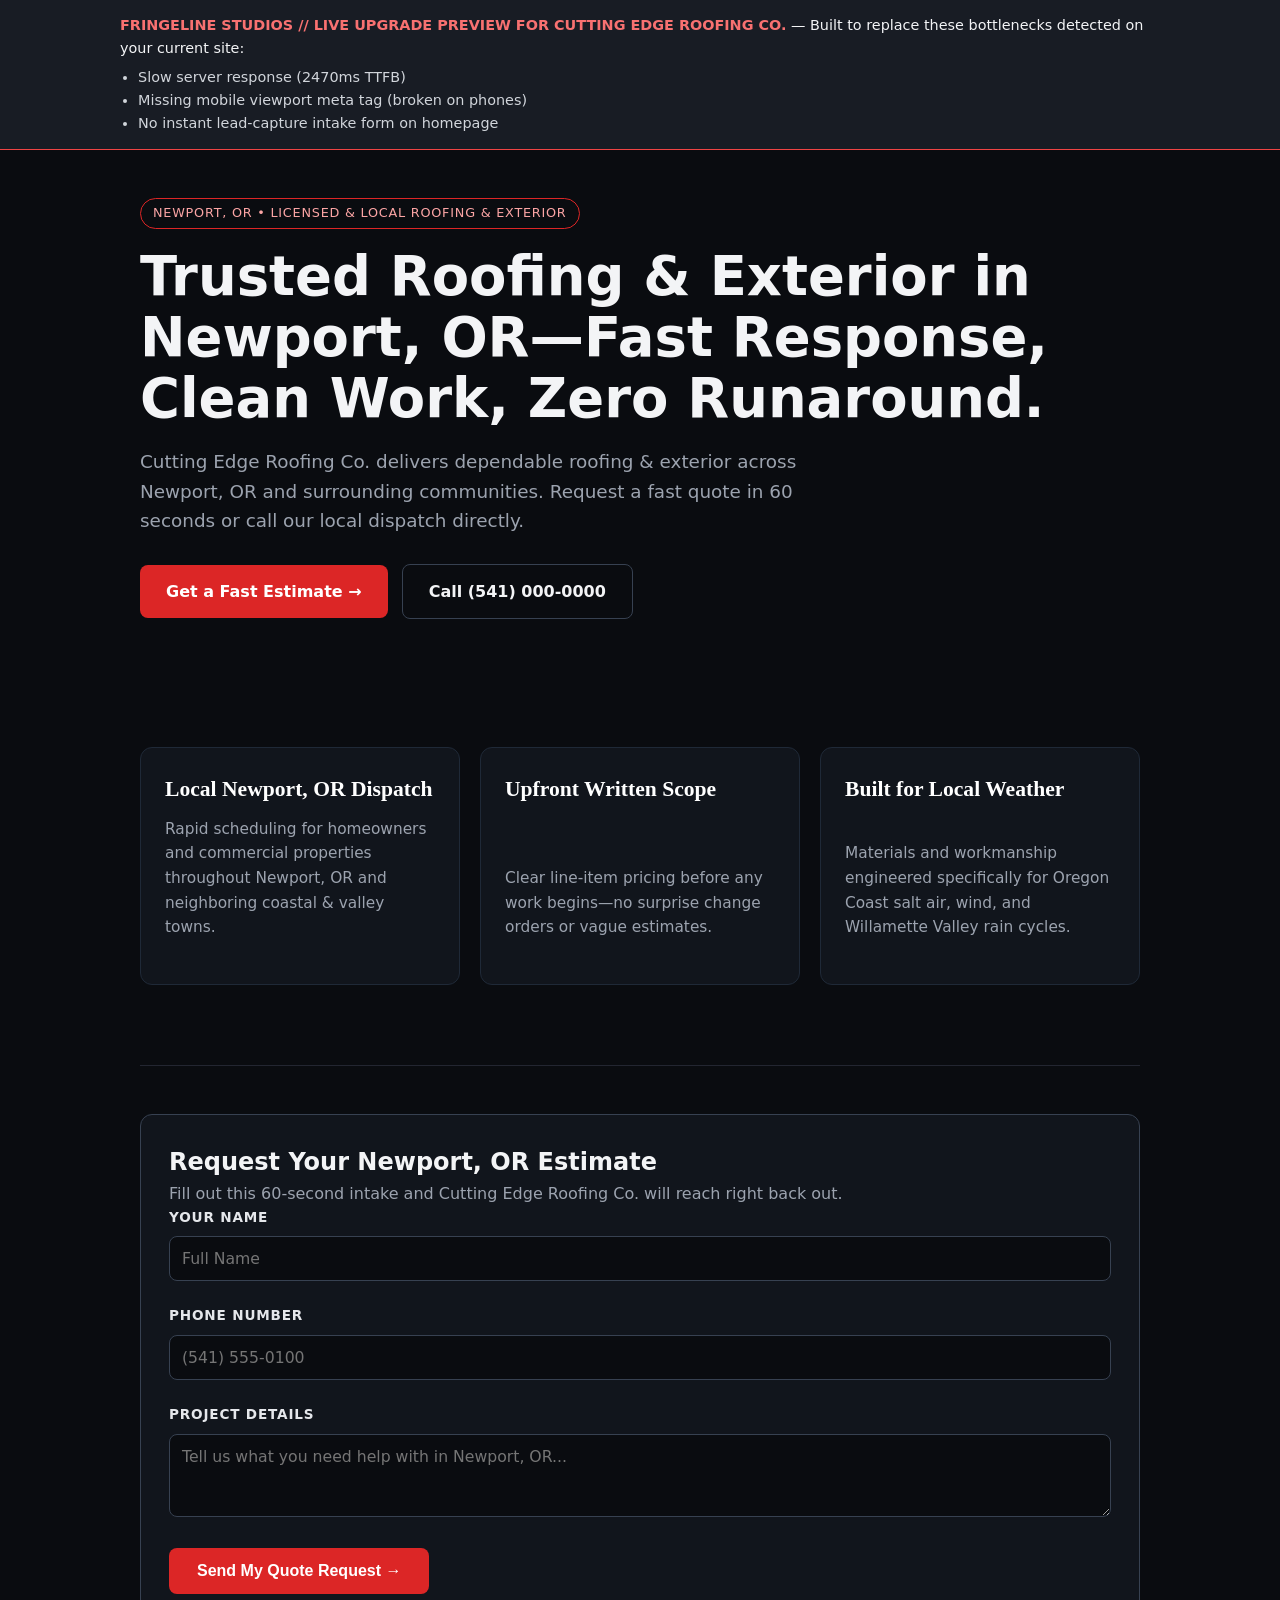
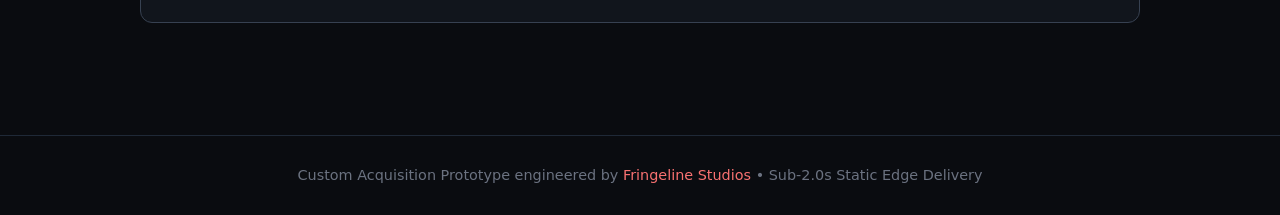
<file: demo/cutting-edge-roofing-co/index.html>
<!DOCTYPE html>
<html lang="en">
<head>
  <meta charset="UTF-8">
  <meta name="viewport" content="width=device-width, initial-scale=1.0">
  <meta name="robots" content="noindex, nofollow">
  <title>Cutting Edge Roofing Co. | Fast, Reliable Roofing & Exterior in Newport, OR</title>
  <style>
:root {
  --bg: #070709;
  --surface: #0f1014;
  --surface-2: #15171e;
  --border: #232631;
  --crimson: #dc2626;
  --crimson-bright: #ef4444;
  --crimson-glow: rgba(220, 38, 38, 0.22);
  --text: #f4f4f6;
  --muted: #9ca3af;
  --max: 1120px;
}
* { box-sizing: border-box; margin: 0; padding: 0; }
html { scroll-behavior: smooth; }
body {
  background: var(--bg);
  color: var(--text);
  font-family: -apple-system, BlinkMacSystemFont, "Segoe UI", Roboto, sans-serif;
  line-height: 1.65;
  -webkit-font-smoothing: antialiased;
}
a { color: inherit; text-decoration: none; }
.wrap { max-width: var(--max); margin: 0 auto; padding: 0 24px; }

/* Header */
header {
  position: sticky; top: 0; z-index: 50;
  background: rgba(7, 7, 9, 0.9);
  backdrop-filter: blur(12px);
  border-bottom: 1px solid var(--border);
}
.nav { display: flex; align-items: center; justify-content: space-between; height: 74px; }
.logo-txt {
  font-family: 'Cinzel', serif;
  font-size: 1.15rem; font-weight: 700; letter-spacing: 0.16em;
  display: flex; align-items: center; gap: 8px;
}
.logo-txt span { color: var(--crimson); }
.nav-links { display: flex; align-items: center; gap: 26px; font-size: 0.92rem; color: var(--muted); }
.nav-links a:hover, .nav-links a.active { color: var(--text); }

/* Buttons */
.btn {
  display: inline-flex; align-items: center; justify-content: center; gap: 8px;
  background: var(--crimson); color: #fff;
  font-weight: 600; font-size: 0.92rem; letter-spacing: 0.04em;
  padding: 13px 24px; border-radius: 6px; border: 1px solid var(--crimson);
  cursor: pointer; transition: all 0.18s ease;
}
.btn:hover { background: var(--crimson-bright); box-shadow: 0 0 24px var(--crimson-glow); transform: translateY(-1px); }
.btn-ghost {
  background: transparent; color: var(--text);
  border: 1px solid var(--border);
}
.btn-ghost:hover { border-color: var(--crimson); background: rgba(220, 38, 38, 0.08); box-shadow: none; }

/* Hero */
.hero {
  position: relative; overflow: hidden;
  padding: 96px 0 84px;
  border-bottom: 1px solid var(--border);
  background:
    radial-gradient(circle at 50% 18%, rgba(220, 38, 38, 0.18), transparent 52%),
    linear-gradient(180deg, #09090c 0%, #070709 100%);
}
.eyebrow {
  display: inline-block; font-size: 0.78rem; font-weight: 700;
  letter-spacing: 0.18em; text-transform: uppercase;
  color: var(--crimson-bright); margin-bottom: 16px;
}
.hero h1 {
  font-family: 'Cinzel', serif;
  font-size: clamp(2.2rem, 5vw, 3.65rem);
  line-height: 1.12; letter-spacing: 0.02em; max-width: 820px; margin-bottom: 14px;
}
.motto {
  font-family: 'Cormorant Garamond', serif;
  font-style: italic; font-size: clamp(1.35rem, 2.5vw, 1.85rem);
  color: var(--crimson-bright); margin-bottom: 20px;
}
.hero-sub {
  font-size: 1.1rem; color: var(--muted); max-width: 650px; margin-bottom: 32px;
}
.cta-row { display: flex; flex-wrap: wrap; gap: 14px; align-items: center; }
.trust-note { margin-top: 18px; font-size: 0.84rem; color: var(--muted); }

/* Metrics Strip */
.metrics {
  display: grid; grid-template-columns: repeat(4, 1fr);
  border-bottom: 1px solid var(--border); background: var(--surface);
}
.metric { padding: 28px 24px; border-right: 1px solid var(--border); }
.metric:last-child { border-right: none; }
.metric strong { display: block; font-family: 'Cinzel', serif; font-size: 1.75rem; color: var(--text); }
.metric span { font-size: 0.84rem; color: var(--muted); text-transform: uppercase; letter-spacing: 0.08em; }

/* Sections & Grids */
section { padding: 80px 0; border-bottom: 1px solid var(--border); }
.sec-head { max-width: 680px; margin-bottom: 44px; }
.sec-head h2 { font-family: 'Cinzel', serif; font-size: clamp(1.6rem, 3vw, 2.25rem); margin-bottom: 12px; }
.sec-head p { color: var(--muted); font-size: 1.02rem; }
.grid-2 { display: grid; grid-template-columns: repeat(2, 1fr); gap: 24px; }
.grid-3 { display: grid; grid-template-columns: repeat(3, 1fr); gap: 22px; }

.card {
  background: var(--surface); border: 1px solid var(--border);
  border-radius: 10px; padding: 32px;
  display: flex; flex-direction: column; justify-content: space-between;
  transition: border-color 0.2s ease;
}
.card:hover { border-color: rgba(220, 38, 38, 0.55); }
.card.featured { border-color: var(--crimson); background: linear-gradient(180deg, #131015 0%, var(--surface) 100%); }
.tag {
  display: inline-block; font-size: 0.75rem; font-weight: 700;
  letter-spacing: 0.14em; text-transform: uppercase; color: var(--crimson-bright);
  margin-bottom: 10px;
}
.card h3 { font-family: 'Cinzel', serif; font-size: 1.35rem; margin-bottom: 10px; }
.card p { color: var(--muted); font-size: 0.96rem; margin-bottom: 20px; }
.price-line { font-family: 'Cinzel', serif; font-size: 1.5rem; color: var(--text); margin-bottom: 18px; }
.price-line small { font-family: sans-serif; font-size: 0.85rem; color: var(--muted); }
.list { list-style: none; margin-bottom: 26px; }
.list li {
  position: relative; padding-left: 20px; margin-bottom: 10px;
  font-size: 0.94rem; color: #d1d5db;
}
.list li::before {
  content: "▸"; position: absolute; left: 0; color: var(--crimson-bright);
}

/* Comparison Table */
.compare {
  width: 100%; border-collapse: collapse; background: var(--surface);
  border: 1px solid var(--border); border-radius: 10px; overflow: hidden;
}
.compare th, .compare td {
  padding: 16px 20px; text-align: left; border-bottom: 1px solid var(--border); font-size: 0.94rem;
}
.compare th { background: var(--surface-2); font-family: 'Cinzel', serif; font-size: 0.88rem; letter-spacing: 0.08em; }
.compare td.bad { color: var(--muted); }
.compare td.good { color: #f4f4f6; font-weight: 600; }

/* Page Hero & Form */
.page-hero {
  padding: 72px 0 56px; border-bottom: 1px solid var(--border);
  background: radial-gradient(circle at 20% 20%, rgba(220, 38, 38, 0.14), transparent 50%);
}
.page-title { font-family: 'Cinzel', serif; font-size: clamp(1.9rem, 4vw, 2.85rem); margin-bottom: 14px; }
.cta-banner {
  background: linear-gradient(135deg, #160c0f 0%, var(--surface) 100%);
  border: 1px solid rgba(220, 38, 38, 0.45); border-radius: 12px;
  padding: 44px; display: flex; flex-wrap: wrap; align-items: center;
  justify-content: space-between; gap: 24px;
}
.intake-box {
  max-width: 720px; margin: 0 auto; background: var(--surface);
  border: 1px solid var(--border); border-radius: 10px; padding: 36px;
}
.form-grid { display: grid; gap: 20px; }
label { display: block; font-size: 0.85rem; font-weight: 600; letter-spacing: 0.06em; text-transform: uppercase; margin-bottom: 8px; color: #e5e7eb; }
input, select, textarea {
  width: 100%; background: var(--bg); color: var(--text);
  border: 1px solid var(--border); border-radius: 6px;
  padding: 13px 15px; font-size: 0.98rem; font-family: inherit;
}
input:focus, select:focus, textarea:focus { outline: none; border-color: var(--crimson); }

/* Footer */
footer { padding: 36px 0; color: var(--muted); font-size: 0.88rem; }
.foot { display: flex; flex-wrap: wrap; justify-content: space-between; gap: 16px; }

@media (max-width: 860px) {
  .metrics { grid-template-columns: repeat(2, 1fr); }
  .metric:nth-child(2) { border-right: none; }
  .grid-2, .grid-3 { grid-template-columns: 1fr; }
  .nav-links { gap: 14px; font-size: 0.84rem; }
  .cta-banner { padding: 28px; }
}

/* Flagship Centered Mountain-Sun Hero */
.hero-flagship {
  position: relative;
  overflow: hidden;
  text-align: center;
  padding: 92px 0 88px;
  border-bottom: 1px solid var(--border);
  background: radial-gradient(circle at 50% 34%, rgba(220, 38, 38, 0.28) 0%, rgba(153, 27, 27, 0.10) 28%, #070709 64%);
}
.hero-flagship .wrap {
  position: relative;
  z-index: 2;
  display: flex;
  flex-direction: column;
  align-items: center;
}
.hero-crest {
  width: 100%;
  max-width: 680px;
  margin: 0 auto 14px;
  pointer-events: none;
}
.hero-brand {
  font-family: 'Cinzel', serif;
  font-size: clamp(2.1rem, 5vw, 3.4rem);
  font-weight: 700;
  letter-spacing: 0.24em;
  color: var(--text);
  text-shadow: 0 2px 24px rgba(0, 0, 0, 0.9);
  margin-bottom: 6px;
}
.hero-brand span {
  display: block;
  font-size: clamp(0.85rem, 1.6vw, 1.05rem);
  letter-spacing: 0.42em;
  color: #d1d5db;
  margin-top: 4px;
}
.motto-engraved {
  font-family: 'Cormorant Garamond', serif;
  font-style: italic;
  font-weight: 700;
  font-size: clamp(1.65rem, 3.4vw, 2.45rem);
  letter-spacing: 0.03em;
  background: linear-gradient(180deg, #ff5a5a 0%, #dc2626 52%, #7f1d1d 100%);
  -webkit-background-clip: text;
  -webkit-text-fill-color: transparent;
  filter: drop-shadow(0 2px 14px rgba(220, 38, 38, 0.45));
  margin: 8px 0 22px;
}
.hero-flagship h1 {
  font-family: 'Cinzel', serif;
  font-size: clamp(1.55rem, 3.2vw, 2.35rem);
  line-height: 1.22;
  max-width: 780px;
  margin: 0 auto 16px;
  color: #f4f4f6;
}
.hero-flagship .hero-sub {
  margin: 0 auto 30px;
  text-align: center;
  max-width: 640px;
}
.hero-flagship .cta-row {
  justify-content: center;
}

/* Flagship Centered Mountain-Sun Hero */
.hero-flagship {
  position: relative;
  overflow: hidden;
  text-align: center;
  padding: 92px 0 88px;
  border-bottom: 1px solid var(--border);
  background: radial-gradient(circle at 50% 34%, rgba(220, 38, 38, 0.28) 0%, rgba(153, 27, 27, 0.10) 28%, #070709 64%);
}
.hero-flagship .wrap {
  position: relative;
  z-index: 2;
  display: flex;
  flex-direction: column;
  align-items: center;
}
.hero-crest {
  width: 100%;
  max-width: 680px;
  margin: 0 auto 14px;
  pointer-events: none;
}
.hero-brand {
  font-family: 'Cinzel', serif;
  font-size: clamp(2.1rem, 5vw, 3.4rem);
  font-weight: 700;
  letter-spacing: 0.24em;
  color: var(--text);
  text-shadow: 0 2px 24px rgba(0, 0, 0, 0.9);
  margin-bottom: 6px;
}
.hero-brand span {
  display: block;
  font-size: clamp(0.85rem, 1.6vw, 1.05rem);
  letter-spacing: 0.42em;
  color: #d1d5db;
  margin-top: 4px;
}
.motto-engraved {
  font-family: 'Cormorant Garamond', serif;
  font-style: italic;
  font-weight: 700;
  font-size: clamp(1.65rem, 3.4vw, 2.45rem);
  letter-spacing: 0.03em;
  background: linear-gradient(180deg, #ff5a5a 0%, #dc2626 52%, #7f1d1d 100%);
  -webkit-background-clip: text;
  -webkit-text-fill-color: transparent;
  filter: drop-shadow(0 2px 14px rgba(220, 38, 38, 0.45));
  margin: 8px 0 22px;
}
.hero-flagship h1 {
  font-family: 'Cinzel', serif;
  font-size: clamp(1.55rem, 3.2vw, 2.35rem);
  line-height: 1.22;
  max-width: 780px;
  margin: 0 auto 16px;
  color: #f4f4f6;
}
.hero-flagship .hero-sub {
  margin: 0 auto 30px;
  text-align: center;
  max-width: 640px;
}
.hero-flagship .cta-row {
  justify-content: center;
}

/* === REFINEMENT #3: TACTILE CARD ELEVATION & STICKY MOBILE CTA === */
.card { transition: transform 0.22s ease, border-color 0.22s ease, box-shadow 0.22s ease; }
.card:hover { transform: translateY(-3px); border-color: rgba(220, 38, 38, 0.55); box-shadow: 0 12px 30px rgba(0, 0, 0, 0.45); }
.btn { transition: transform 0.18s ease, background-color 0.18s ease, box-shadow 0.18s ease; }
.btn:hover { transform: translateY(-1px); box-shadow: 0 6px 20px rgba(220, 38, 38, 0.28); }

.mobile-sticky-cta { display: none; }
@media (max-width: 768px) {
  body { padding-bottom: 68px; }
  .mobile-sticky-cta {
    display: flex;
    position: fixed;
    bottom: 0;
    left: 0;
    right: 0;
    z-index: 999;
    background: rgba(7, 7, 9, 0.94);
    backdrop-filter: blur(10px);
    border-top: 1px solid rgba(220, 38, 38, 0.45);
    padding: 10px 16px;
    justify-content: space-between;
    align-items: center;
    gap: 12px;
  }
  .mobile-sticky-cta span { font-size: 0.82rem; color: #f4f4f6; font-weight: 600; letter-spacing: 0.02em; }
  .mobile-sticky-cta a { padding: 9px 16px; font-size: 0.85rem; white-space: nowrap; }
}

    body { margin: 0; font-family: system-ui, -apple-system, sans-serif; background: #0a0c10; color: #f3f4f6; line-height: 1.6; }
    .audit-bar { background: #181c24; border-bottom: 1px solid #ef4444; padding: 14px 20px; font-size: 0.9rem; }
    .audit-bar strong { color: #f87171; }
    .audit-bar ul { margin: 6px 0 0 18px; padding: 0; color: #d1d5db; }
    .wrap { max-width: 1040px; margin: 0 auto; padding: 48px 20px; }
    .badge { display: inline-block; padding: 4px 12px; border: 1px solid #dc2626; color: #fca5a5; border-radius: 999px; font-size: 0.8rem; letter-spacing: 0.06em; text-transform: uppercase; }
    h1 { font-size: clamp(2rem, 4.5vw, 3.4rem); line-height: 1.12; margin: 18px 0; }
    .sub { font-size: 1.15rem; color: #9ca3af; max-width: 680px; margin-bottom: 28px; }
    .cta-row { display: flex; flex-wrap: wrap; gap: 14px; margin-bottom: 48px; }
    .btn-primary { background: #dc2626; color: #fff; padding: 14px 26px; border-radius: 8px; text-decoration: none; font-weight: 700; }
    .btn-secondary { border: 1px solid #374151; color: #f3f4f6; padding: 14px 26px; border-radius: 8px; text-decoration: none; font-weight: 600; }
    .grid { display: grid; grid-template-columns: repeat(auto-fit, minmax(260px, 1fr)); gap: 20px; margin-top: 32px; }
    .card { background: #11151c; border: 1px solid #1f2937; border-radius: 12px; padding: 24px; }
    .card h3 { margin-top: 0; color: #fff; }
    .form-box { background: #11151c; border: 1px solid #374151; border-radius: 12px; padding: 28px; margin-top: 48px; }
    input, textarea { width: 100%; box-sizing: border-box; background: #0a0c10; border: 1px solid #374151; color: #fff; padding: 12px; border-radius: 8px; margin-top: 8px; margin-bottom: 16px; }
    button { background: #dc2626; color: #fff; border: none; padding: 14px 28px; border-radius: 8px; font-weight: 700; cursor: pointer; font-size: 1rem; }
    footer { border-top: 1px solid #1f2937; margin-top: 64px; padding: 28px 20px; text-align: center; color: #6b7280; font-size: 0.9rem; }
  </style>
</head>
<body>
  <div class="audit-bar">
    <div style="max-width:1040px;margin:0 auto;">
      <strong>FRINGELINE STUDIOS // LIVE UPGRADE PREVIEW FOR CUTTING EDGE ROOFING CO.</strong> — Built to replace these bottlenecks detected on your current site:
      <ul><li>Slow server response (2470ms TTFB)</li><li>Missing mobile viewport meta tag (broken on phones)</li><li>No instant lead-capture intake form on homepage</li></ul>
    </div>
  </div>

  <main class="wrap">
    <span class="badge">Newport, OR • Licensed &amp; Local Roofing & Exterior</span>
    <h1>Trusted Roofing & Exterior in Newport, OR—Fast Response, Clean Work, Zero Runaround.</h1>
    <p class="sub">Cutting Edge Roofing Co. delivers dependable roofing & exterior across Newport, OR and surrounding communities. Request a fast quote in 60 seconds or call our local dispatch directly.</p>
    <div class="cta-row">
      <a class="btn-primary" href="#quote">Get a Fast Estimate →</a>
      <a class="btn-secondary" href="tel:5410000000">Call (541) 000-0000</a>
    </div>

    <section class="grid">
      <div class="card">
        <h3>Local Newport, OR Dispatch</h3>
        <p>Rapid scheduling for homeowners and commercial properties throughout Newport, OR and neighboring coastal &amp; valley towns.</p>
      </div>
      <div class="card">
        <h3>Upfront Written Scope</h3>
        <p>Clear line-item pricing before any work begins—no surprise change orders or vague estimates.</p>
      </div>
      <div class="card">
        <h3>Built for Local Weather</h3>
        <p>Materials and workmanship engineered specifically for Oregon Coast salt air, wind, and Willamette Valley rain cycles.</p>
      </div>
    </section>

    <section id="quote" class="form-box">
      <h2>Request Your Newport, OR Estimate</h2>
      <p style="color:#9ca3af;">Fill out this 60-second intake and Cutting Edge Roofing Co. will reach right back out.</p>
      <form onsubmit="event.preventDefault(); alert('Preview Demo: In production, this routes straight to Cutting Edge Roofing Co. via SMS & email!');">
        <label>Your Name<input type="text" placeholder="Full Name" required></label>
        <label>Phone Number<input type="tel" placeholder="(541) 555-0100" required></label>
        <label>Project Details<textarea rows="3" placeholder="Tell us what you need help with in Newport, OR..."></textarea></label>
        <button type="submit">Send My Quote Request →</button>
      </form>
    </section>
  </main>

  <footer>
    Custom Acquisition Prototype engineered by <a href="https://wildman92.github.io/fringeline-studios/" style="color:#f87171;">Fringeline Studios</a> • Sub-2.0s Static Edge Delivery
  </footer>
</body>
</html>
</file>
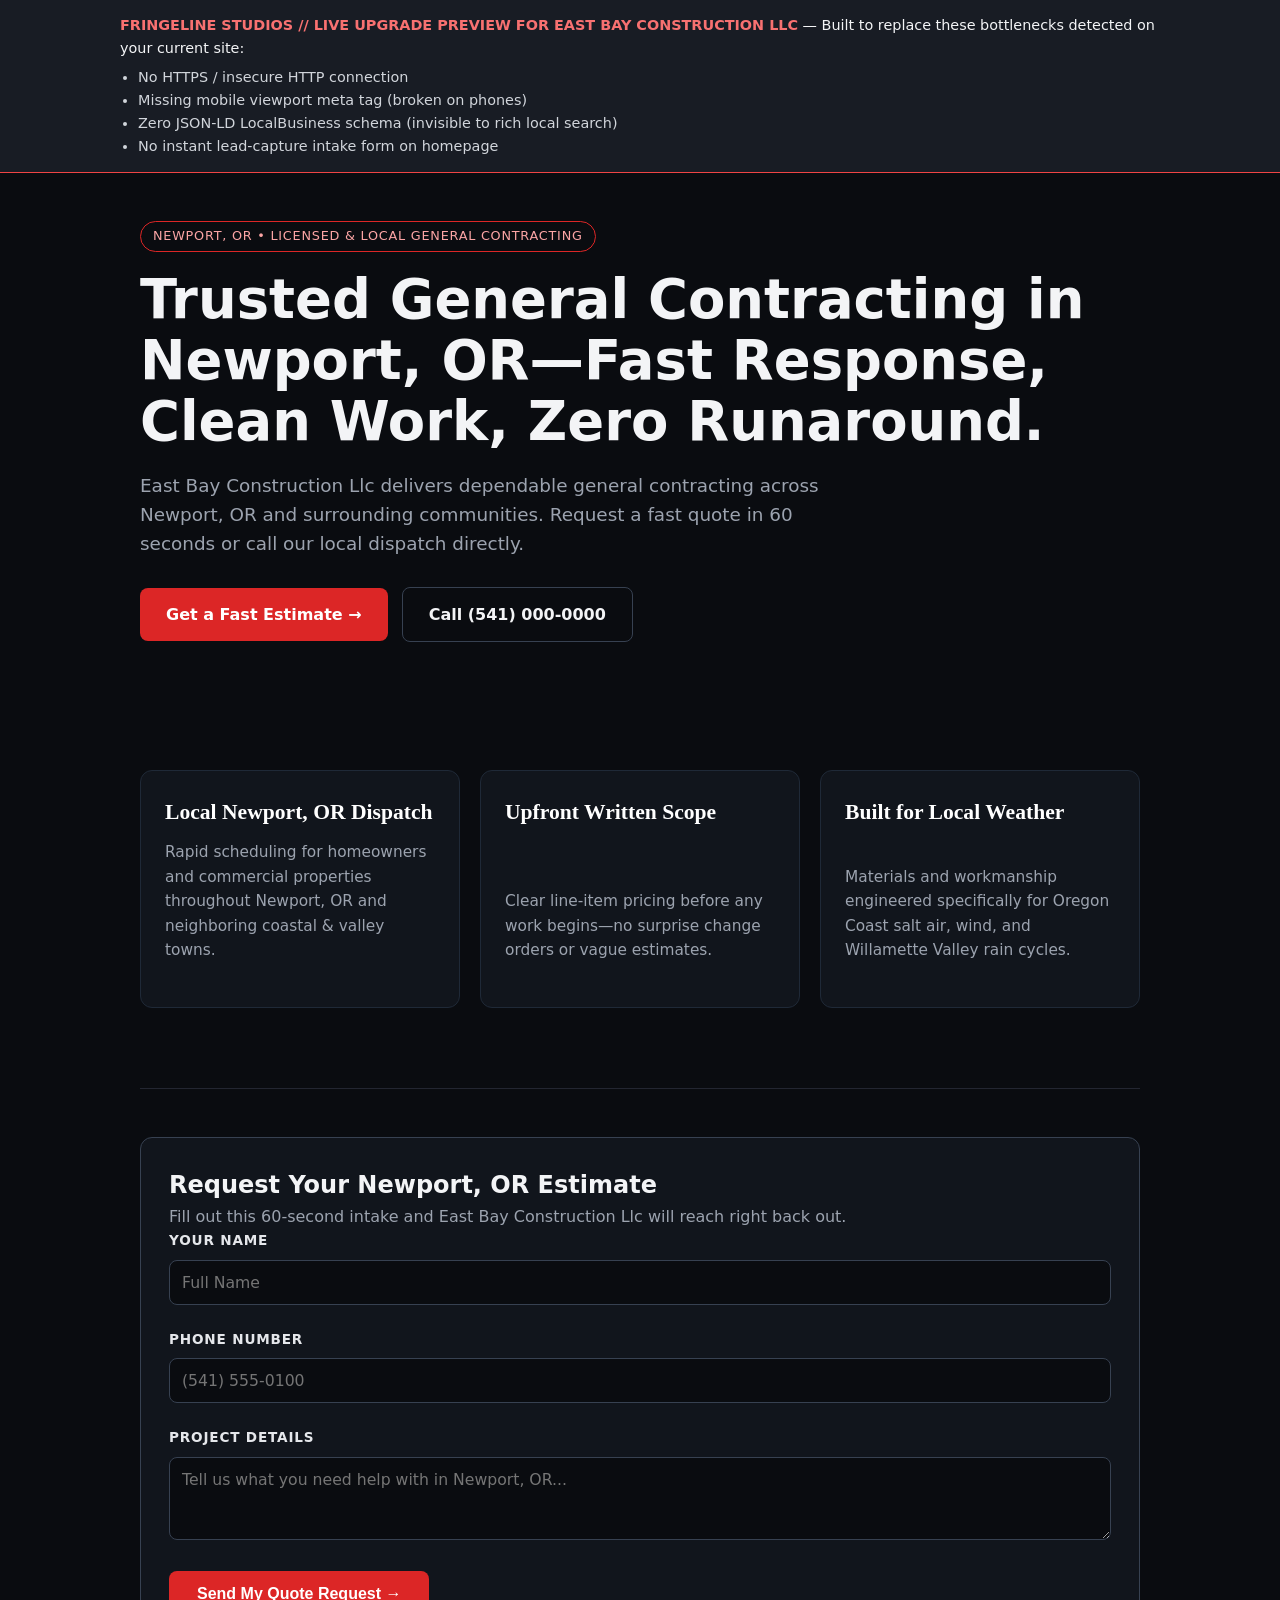
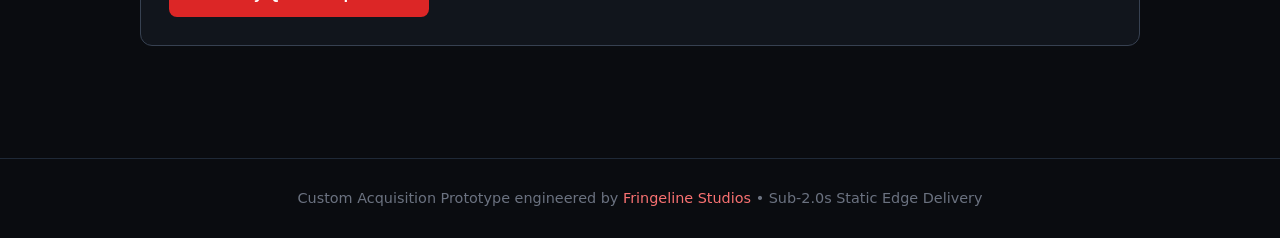
<file: demo/east-bay-construction-llc/index.html>
<!DOCTYPE html>
<html lang="en">
<head>
  <meta charset="UTF-8">
  <meta name="viewport" content="width=device-width, initial-scale=1.0">
  <meta name="robots" content="noindex, nofollow">
  <title>East Bay Construction Llc | Fast, Reliable General Contracting in Newport, OR</title>
  <style>
:root {
  --bg: #070709;
  --surface: #0f1014;
  --surface-2: #15171e;
  --border: #232631;
  --crimson: #dc2626;
  --crimson-bright: #ef4444;
  --crimson-glow: rgba(220, 38, 38, 0.22);
  --text: #f4f4f6;
  --muted: #9ca3af;
  --max: 1120px;
}
* { box-sizing: border-box; margin: 0; padding: 0; }
html { scroll-behavior: smooth; }
body {
  background: var(--bg);
  color: var(--text);
  font-family: -apple-system, BlinkMacSystemFont, "Segoe UI", Roboto, sans-serif;
  line-height: 1.65;
  -webkit-font-smoothing: antialiased;
}
a { color: inherit; text-decoration: none; }
.wrap { max-width: var(--max); margin: 0 auto; padding: 0 24px; }

/* Header */
header {
  position: sticky; top: 0; z-index: 50;
  background: rgba(7, 7, 9, 0.9);
  backdrop-filter: blur(12px);
  border-bottom: 1px solid var(--border);
}
.nav { display: flex; align-items: center; justify-content: space-between; height: 74px; }
.logo-txt {
  font-family: 'Cinzel', serif;
  font-size: 1.15rem; font-weight: 700; letter-spacing: 0.16em;
  display: flex; align-items: center; gap: 8px;
}
.logo-txt span { color: var(--crimson); }
.nav-links { display: flex; align-items: center; gap: 26px; font-size: 0.92rem; color: var(--muted); }
.nav-links a:hover, .nav-links a.active { color: var(--text); }

/* Buttons */
.btn {
  display: inline-flex; align-items: center; justify-content: center; gap: 8px;
  background: var(--crimson); color: #fff;
  font-weight: 600; font-size: 0.92rem; letter-spacing: 0.04em;
  padding: 13px 24px; border-radius: 6px; border: 1px solid var(--crimson);
  cursor: pointer; transition: all 0.18s ease;
}
.btn:hover { background: var(--crimson-bright); box-shadow: 0 0 24px var(--crimson-glow); transform: translateY(-1px); }
.btn-ghost {
  background: transparent; color: var(--text);
  border: 1px solid var(--border);
}
.btn-ghost:hover { border-color: var(--crimson); background: rgba(220, 38, 38, 0.08); box-shadow: none; }

/* Hero */
.hero {
  position: relative; overflow: hidden;
  padding: 96px 0 84px;
  border-bottom: 1px solid var(--border);
  background:
    radial-gradient(circle at 50% 18%, rgba(220, 38, 38, 0.18), transparent 52%),
    linear-gradient(180deg, #09090c 0%, #070709 100%);
}
.eyebrow {
  display: inline-block; font-size: 0.78rem; font-weight: 700;
  letter-spacing: 0.18em; text-transform: uppercase;
  color: var(--crimson-bright); margin-bottom: 16px;
}
.hero h1 {
  font-family: 'Cinzel', serif;
  font-size: clamp(2.2rem, 5vw, 3.65rem);
  line-height: 1.12; letter-spacing: 0.02em; max-width: 820px; margin-bottom: 14px;
}
.motto {
  font-family: 'Cormorant Garamond', serif;
  font-style: italic; font-size: clamp(1.35rem, 2.5vw, 1.85rem);
  color: var(--crimson-bright); margin-bottom: 20px;
}
.hero-sub {
  font-size: 1.1rem; color: var(--muted); max-width: 650px; margin-bottom: 32px;
}
.cta-row { display: flex; flex-wrap: wrap; gap: 14px; align-items: center; }
.trust-note { margin-top: 18px; font-size: 0.84rem; color: var(--muted); }

/* Metrics Strip */
.metrics {
  display: grid; grid-template-columns: repeat(4, 1fr);
  border-bottom: 1px solid var(--border); background: var(--surface);
}
.metric { padding: 28px 24px; border-right: 1px solid var(--border); }
.metric:last-child { border-right: none; }
.metric strong { display: block; font-family: 'Cinzel', serif; font-size: 1.75rem; color: var(--text); }
.metric span { font-size: 0.84rem; color: var(--muted); text-transform: uppercase; letter-spacing: 0.08em; }

/* Sections & Grids */
section { padding: 80px 0; border-bottom: 1px solid var(--border); }
.sec-head { max-width: 680px; margin-bottom: 44px; }
.sec-head h2 { font-family: 'Cinzel', serif; font-size: clamp(1.6rem, 3vw, 2.25rem); margin-bottom: 12px; }
.sec-head p { color: var(--muted); font-size: 1.02rem; }
.grid-2 { display: grid; grid-template-columns: repeat(2, 1fr); gap: 24px; }
.grid-3 { display: grid; grid-template-columns: repeat(3, 1fr); gap: 22px; }

.card {
  background: var(--surface); border: 1px solid var(--border);
  border-radius: 10px; padding: 32px;
  display: flex; flex-direction: column; justify-content: space-between;
  transition: border-color 0.2s ease;
}
.card:hover { border-color: rgba(220, 38, 38, 0.55); }
.card.featured { border-color: var(--crimson); background: linear-gradient(180deg, #131015 0%, var(--surface) 100%); }
.tag {
  display: inline-block; font-size: 0.75rem; font-weight: 700;
  letter-spacing: 0.14em; text-transform: uppercase; color: var(--crimson-bright);
  margin-bottom: 10px;
}
.card h3 { font-family: 'Cinzel', serif; font-size: 1.35rem; margin-bottom: 10px; }
.card p { color: var(--muted); font-size: 0.96rem; margin-bottom: 20px; }
.price-line { font-family: 'Cinzel', serif; font-size: 1.5rem; color: var(--text); margin-bottom: 18px; }
.price-line small { font-family: sans-serif; font-size: 0.85rem; color: var(--muted); }
.list { list-style: none; margin-bottom: 26px; }
.list li {
  position: relative; padding-left: 20px; margin-bottom: 10px;
  font-size: 0.94rem; color: #d1d5db;
}
.list li::before {
  content: "▸"; position: absolute; left: 0; color: var(--crimson-bright);
}

/* Comparison Table */
.compare {
  width: 100%; border-collapse: collapse; background: var(--surface);
  border: 1px solid var(--border); border-radius: 10px; overflow: hidden;
}
.compare th, .compare td {
  padding: 16px 20px; text-align: left; border-bottom: 1px solid var(--border); font-size: 0.94rem;
}
.compare th { background: var(--surface-2); font-family: 'Cinzel', serif; font-size: 0.88rem; letter-spacing: 0.08em; }
.compare td.bad { color: var(--muted); }
.compare td.good { color: #f4f4f6; font-weight: 600; }

/* Page Hero & Form */
.page-hero {
  padding: 72px 0 56px; border-bottom: 1px solid var(--border);
  background: radial-gradient(circle at 20% 20%, rgba(220, 38, 38, 0.14), transparent 50%);
}
.page-title { font-family: 'Cinzel', serif; font-size: clamp(1.9rem, 4vw, 2.85rem); margin-bottom: 14px; }
.cta-banner {
  background: linear-gradient(135deg, #160c0f 0%, var(--surface) 100%);
  border: 1px solid rgba(220, 38, 38, 0.45); border-radius: 12px;
  padding: 44px; display: flex; flex-wrap: wrap; align-items: center;
  justify-content: space-between; gap: 24px;
}
.intake-box {
  max-width: 720px; margin: 0 auto; background: var(--surface);
  border: 1px solid var(--border); border-radius: 10px; padding: 36px;
}
.form-grid { display: grid; gap: 20px; }
label { display: block; font-size: 0.85rem; font-weight: 600; letter-spacing: 0.06em; text-transform: uppercase; margin-bottom: 8px; color: #e5e7eb; }
input, select, textarea {
  width: 100%; background: var(--bg); color: var(--text);
  border: 1px solid var(--border); border-radius: 6px;
  padding: 13px 15px; font-size: 0.98rem; font-family: inherit;
}
input:focus, select:focus, textarea:focus { outline: none; border-color: var(--crimson); }

/* Footer */
footer { padding: 36px 0; color: var(--muted); font-size: 0.88rem; }
.foot { display: flex; flex-wrap: wrap; justify-content: space-between; gap: 16px; }

@media (max-width: 860px) {
  .metrics { grid-template-columns: repeat(2, 1fr); }
  .metric:nth-child(2) { border-right: none; }
  .grid-2, .grid-3 { grid-template-columns: 1fr; }
  .nav-links { gap: 14px; font-size: 0.84rem; }
  .cta-banner { padding: 28px; }
}

/* Flagship Centered Mountain-Sun Hero */
.hero-flagship {
  position: relative;
  overflow: hidden;
  text-align: center;
  padding: 92px 0 88px;
  border-bottom: 1px solid var(--border);
  background: radial-gradient(circle at 50% 34%, rgba(220, 38, 38, 0.28) 0%, rgba(153, 27, 27, 0.10) 28%, #070709 64%);
}
.hero-flagship .wrap {
  position: relative;
  z-index: 2;
  display: flex;
  flex-direction: column;
  align-items: center;
}
.hero-crest {
  width: 100%;
  max-width: 680px;
  margin: 0 auto 14px;
  pointer-events: none;
}
.hero-brand {
  font-family: 'Cinzel', serif;
  font-size: clamp(2.1rem, 5vw, 3.4rem);
  font-weight: 700;
  letter-spacing: 0.24em;
  color: var(--text);
  text-shadow: 0 2px 24px rgba(0, 0, 0, 0.9);
  margin-bottom: 6px;
}
.hero-brand span {
  display: block;
  font-size: clamp(0.85rem, 1.6vw, 1.05rem);
  letter-spacing: 0.42em;
  color: #d1d5db;
  margin-top: 4px;
}
.motto-engraved {
  font-family: 'Cormorant Garamond', serif;
  font-style: italic;
  font-weight: 700;
  font-size: clamp(1.65rem, 3.4vw, 2.45rem);
  letter-spacing: 0.03em;
  background: linear-gradient(180deg, #ff5a5a 0%, #dc2626 52%, #7f1d1d 100%);
  -webkit-background-clip: text;
  -webkit-text-fill-color: transparent;
  filter: drop-shadow(0 2px 14px rgba(220, 38, 38, 0.45));
  margin: 8px 0 22px;
}
.hero-flagship h1 {
  font-family: 'Cinzel', serif;
  font-size: clamp(1.55rem, 3.2vw, 2.35rem);
  line-height: 1.22;
  max-width: 780px;
  margin: 0 auto 16px;
  color: #f4f4f6;
}
.hero-flagship .hero-sub {
  margin: 0 auto 30px;
  text-align: center;
  max-width: 640px;
}
.hero-flagship .cta-row {
  justify-content: center;
}

/* Flagship Centered Mountain-Sun Hero */
.hero-flagship {
  position: relative;
  overflow: hidden;
  text-align: center;
  padding: 92px 0 88px;
  border-bottom: 1px solid var(--border);
  background: radial-gradient(circle at 50% 34%, rgba(220, 38, 38, 0.28) 0%, rgba(153, 27, 27, 0.10) 28%, #070709 64%);
}
.hero-flagship .wrap {
  position: relative;
  z-index: 2;
  display: flex;
  flex-direction: column;
  align-items: center;
}
.hero-crest {
  width: 100%;
  max-width: 680px;
  margin: 0 auto 14px;
  pointer-events: none;
}
.hero-brand {
  font-family: 'Cinzel', serif;
  font-size: clamp(2.1rem, 5vw, 3.4rem);
  font-weight: 700;
  letter-spacing: 0.24em;
  color: var(--text);
  text-shadow: 0 2px 24px rgba(0, 0, 0, 0.9);
  margin-bottom: 6px;
}
.hero-brand span {
  display: block;
  font-size: clamp(0.85rem, 1.6vw, 1.05rem);
  letter-spacing: 0.42em;
  color: #d1d5db;
  margin-top: 4px;
}
.motto-engraved {
  font-family: 'Cormorant Garamond', serif;
  font-style: italic;
  font-weight: 700;
  font-size: clamp(1.65rem, 3.4vw, 2.45rem);
  letter-spacing: 0.03em;
  background: linear-gradient(180deg, #ff5a5a 0%, #dc2626 52%, #7f1d1d 100%);
  -webkit-background-clip: text;
  -webkit-text-fill-color: transparent;
  filter: drop-shadow(0 2px 14px rgba(220, 38, 38, 0.45));
  margin: 8px 0 22px;
}
.hero-flagship h1 {
  font-family: 'Cinzel', serif;
  font-size: clamp(1.55rem, 3.2vw, 2.35rem);
  line-height: 1.22;
  max-width: 780px;
  margin: 0 auto 16px;
  color: #f4f4f6;
}
.hero-flagship .hero-sub {
  margin: 0 auto 30px;
  text-align: center;
  max-width: 640px;
}
.hero-flagship .cta-row {
  justify-content: center;
}

/* === REFINEMENT #3: TACTILE CARD ELEVATION & STICKY MOBILE CTA === */
.card { transition: transform 0.22s ease, border-color 0.22s ease, box-shadow 0.22s ease; }
.card:hover { transform: translateY(-3px); border-color: rgba(220, 38, 38, 0.55); box-shadow: 0 12px 30px rgba(0, 0, 0, 0.45); }
.btn { transition: transform 0.18s ease, background-color 0.18s ease, box-shadow 0.18s ease; }
.btn:hover { transform: translateY(-1px); box-shadow: 0 6px 20px rgba(220, 38, 38, 0.28); }

.mobile-sticky-cta { display: none; }
@media (max-width: 768px) {
  body { padding-bottom: 68px; }
  .mobile-sticky-cta {
    display: flex;
    position: fixed;
    bottom: 0;
    left: 0;
    right: 0;
    z-index: 999;
    background: rgba(7, 7, 9, 0.94);
    backdrop-filter: blur(10px);
    border-top: 1px solid rgba(220, 38, 38, 0.45);
    padding: 10px 16px;
    justify-content: space-between;
    align-items: center;
    gap: 12px;
  }
  .mobile-sticky-cta span { font-size: 0.82rem; color: #f4f4f6; font-weight: 600; letter-spacing: 0.02em; }
  .mobile-sticky-cta a { padding: 9px 16px; font-size: 0.85rem; white-space: nowrap; }
}

    body { margin: 0; font-family: system-ui, -apple-system, sans-serif; background: #0a0c10; color: #f3f4f6; line-height: 1.6; }
    .audit-bar { background: #181c24; border-bottom: 1px solid #ef4444; padding: 14px 20px; font-size: 0.9rem; }
    .audit-bar strong { color: #f87171; }
    .audit-bar ul { margin: 6px 0 0 18px; padding: 0; color: #d1d5db; }
    .wrap { max-width: 1040px; margin: 0 auto; padding: 48px 20px; }
    .badge { display: inline-block; padding: 4px 12px; border: 1px solid #dc2626; color: #fca5a5; border-radius: 999px; font-size: 0.8rem; letter-spacing: 0.06em; text-transform: uppercase; }
    h1 { font-size: clamp(2rem, 4.5vw, 3.4rem); line-height: 1.12; margin: 18px 0; }
    .sub { font-size: 1.15rem; color: #9ca3af; max-width: 680px; margin-bottom: 28px; }
    .cta-row { display: flex; flex-wrap: wrap; gap: 14px; margin-bottom: 48px; }
    .btn-primary { background: #dc2626; color: #fff; padding: 14px 26px; border-radius: 8px; text-decoration: none; font-weight: 700; }
    .btn-secondary { border: 1px solid #374151; color: #f3f4f6; padding: 14px 26px; border-radius: 8px; text-decoration: none; font-weight: 600; }
    .grid { display: grid; grid-template-columns: repeat(auto-fit, minmax(260px, 1fr)); gap: 20px; margin-top: 32px; }
    .card { background: #11151c; border: 1px solid #1f2937; border-radius: 12px; padding: 24px; }
    .card h3 { margin-top: 0; color: #fff; }
    .form-box { background: #11151c; border: 1px solid #374151; border-radius: 12px; padding: 28px; margin-top: 48px; }
    input, textarea { width: 100%; box-sizing: border-box; background: #0a0c10; border: 1px solid #374151; color: #fff; padding: 12px; border-radius: 8px; margin-top: 8px; margin-bottom: 16px; }
    button { background: #dc2626; color: #fff; border: none; padding: 14px 28px; border-radius: 8px; font-weight: 700; cursor: pointer; font-size: 1rem; }
    footer { border-top: 1px solid #1f2937; margin-top: 64px; padding: 28px 20px; text-align: center; color: #6b7280; font-size: 0.9rem; }
  </style>
</head>
<body>
  <div class="audit-bar">
    <div style="max-width:1040px;margin:0 auto;">
      <strong>FRINGELINE STUDIOS // LIVE UPGRADE PREVIEW FOR EAST BAY CONSTRUCTION LLC</strong> — Built to replace these bottlenecks detected on your current site:
      <ul><li>No HTTPS / insecure HTTP connection</li><li>Missing mobile viewport meta tag (broken on phones)</li><li>Zero JSON-LD LocalBusiness schema (invisible to rich local search)</li><li>No instant lead-capture intake form on homepage</li></ul>
    </div>
  </div>

  <main class="wrap">
    <span class="badge">Newport, OR • Licensed &amp; Local General Contracting</span>
    <h1>Trusted General Contracting in Newport, OR—Fast Response, Clean Work, Zero Runaround.</h1>
    <p class="sub">East Bay Construction Llc delivers dependable general contracting across Newport, OR and surrounding communities. Request a fast quote in 60 seconds or call our local dispatch directly.</p>
    <div class="cta-row">
      <a class="btn-primary" href="#quote">Get a Fast Estimate →</a>
      <a class="btn-secondary" href="tel:5410000000">Call (541) 000-0000</a>
    </div>

    <section class="grid">
      <div class="card">
        <h3>Local Newport, OR Dispatch</h3>
        <p>Rapid scheduling for homeowners and commercial properties throughout Newport, OR and neighboring coastal &amp; valley towns.</p>
      </div>
      <div class="card">
        <h3>Upfront Written Scope</h3>
        <p>Clear line-item pricing before any work begins—no surprise change orders or vague estimates.</p>
      </div>
      <div class="card">
        <h3>Built for Local Weather</h3>
        <p>Materials and workmanship engineered specifically for Oregon Coast salt air, wind, and Willamette Valley rain cycles.</p>
      </div>
    </section>

    <section id="quote" class="form-box">
      <h2>Request Your Newport, OR Estimate</h2>
      <p style="color:#9ca3af;">Fill out this 60-second intake and East Bay Construction Llc will reach right back out.</p>
      <form onsubmit="event.preventDefault(); alert('Preview Demo: In production, this routes straight to East Bay Construction Llc via SMS & email!');">
        <label>Your Name<input type="text" placeholder="Full Name" required></label>
        <label>Phone Number<input type="tel" placeholder="(541) 555-0100" required></label>
        <label>Project Details<textarea rows="3" placeholder="Tell us what you need help with in Newport, OR..."></textarea></label>
        <button type="submit">Send My Quote Request →</button>
      </form>
    </section>
  </main>

  <footer>
    Custom Acquisition Prototype engineered by <a href="https://wildman92.github.io/fringeline-studios/" style="color:#f87171;">Fringeline Studios</a> • Sub-2.0s Static Edge Delivery
  </footer>
</body>
</html>
</file>
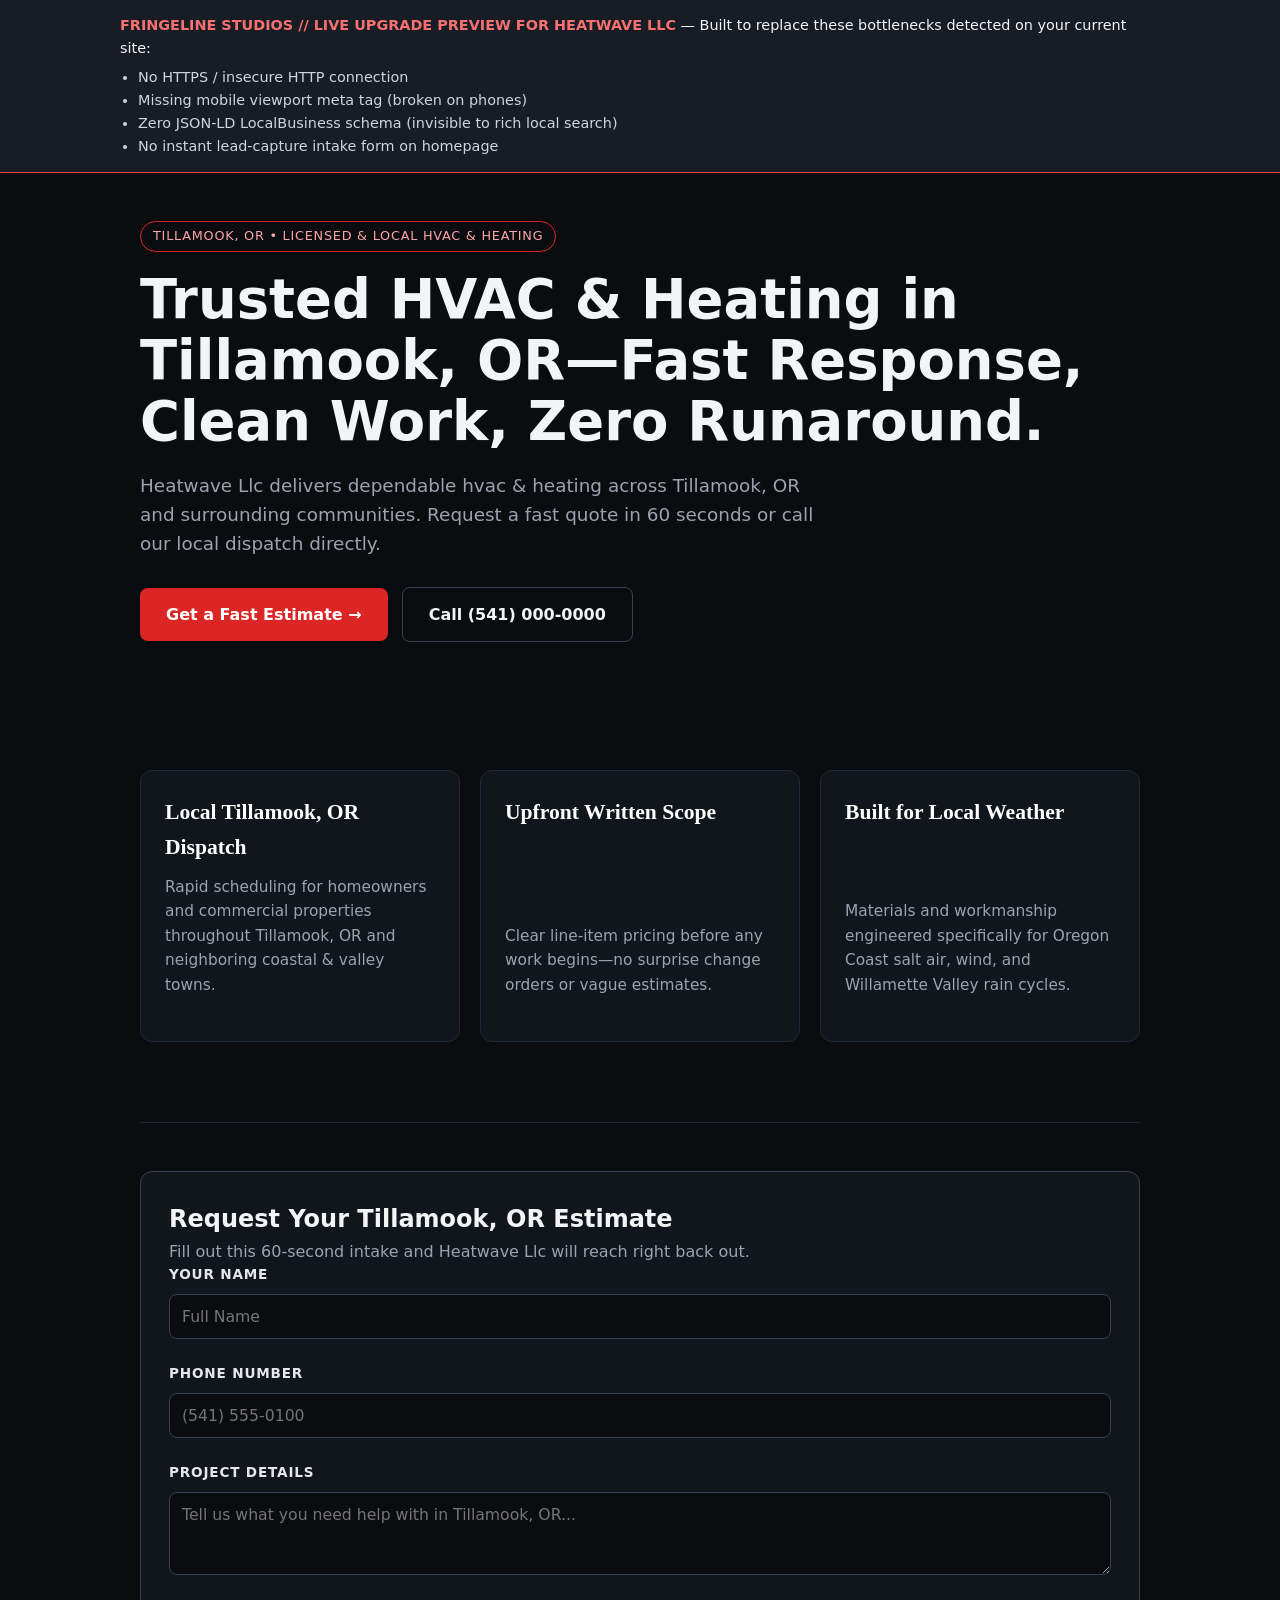
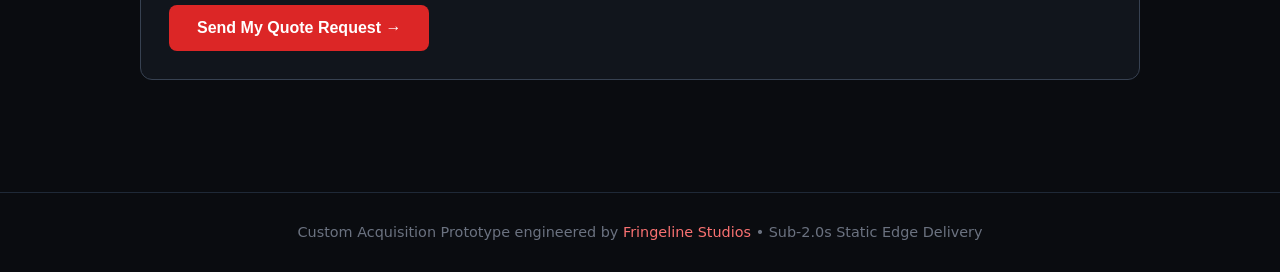
<file: demo/heatwave-llc/index.html>
<!DOCTYPE html>
<html lang="en">
<head>
  <meta charset="UTF-8">
  <meta name="viewport" content="width=device-width, initial-scale=1.0">
  <meta name="robots" content="noindex, nofollow">
  <title>Heatwave Llc | Fast, Reliable HVAC & Heating in Tillamook, OR</title>
  <style>
:root {
  --bg: #070709;
  --surface: #0f1014;
  --surface-2: #15171e;
  --border: #232631;
  --crimson: #dc2626;
  --crimson-bright: #ef4444;
  --crimson-glow: rgba(220, 38, 38, 0.22);
  --text: #f4f4f6;
  --muted: #9ca3af;
  --max: 1120px;
}
* { box-sizing: border-box; margin: 0; padding: 0; }
html { scroll-behavior: smooth; }
body {
  background: var(--bg);
  color: var(--text);
  font-family: -apple-system, BlinkMacSystemFont, "Segoe UI", Roboto, sans-serif;
  line-height: 1.65;
  -webkit-font-smoothing: antialiased;
}
a { color: inherit; text-decoration: none; }
.wrap { max-width: var(--max); margin: 0 auto; padding: 0 24px; }

/* Header */
header {
  position: sticky; top: 0; z-index: 50;
  background: rgba(7, 7, 9, 0.9);
  backdrop-filter: blur(12px);
  border-bottom: 1px solid var(--border);
}
.nav { display: flex; align-items: center; justify-content: space-between; height: 74px; }
.logo-txt {
  font-family: 'Cinzel', serif;
  font-size: 1.15rem; font-weight: 700; letter-spacing: 0.16em;
  display: flex; align-items: center; gap: 8px;
}
.logo-txt span { color: var(--crimson); }
.nav-links { display: flex; align-items: center; gap: 26px; font-size: 0.92rem; color: var(--muted); }
.nav-links a:hover, .nav-links a.active { color: var(--text); }

/* Buttons */
.btn {
  display: inline-flex; align-items: center; justify-content: center; gap: 8px;
  background: var(--crimson); color: #fff;
  font-weight: 600; font-size: 0.92rem; letter-spacing: 0.04em;
  padding: 13px 24px; border-radius: 6px; border: 1px solid var(--crimson);
  cursor: pointer; transition: all 0.18s ease;
}
.btn:hover { background: var(--crimson-bright); box-shadow: 0 0 24px var(--crimson-glow); transform: translateY(-1px); }
.btn-ghost {
  background: transparent; color: var(--text);
  border: 1px solid var(--border);
}
.btn-ghost:hover { border-color: var(--crimson); background: rgba(220, 38, 38, 0.08); box-shadow: none; }

/* Hero */
.hero {
  position: relative; overflow: hidden;
  padding: 96px 0 84px;
  border-bottom: 1px solid var(--border);
  background:
    radial-gradient(circle at 50% 18%, rgba(220, 38, 38, 0.18), transparent 52%),
    linear-gradient(180deg, #09090c 0%, #070709 100%);
}
.eyebrow {
  display: inline-block; font-size: 0.78rem; font-weight: 700;
  letter-spacing: 0.18em; text-transform: uppercase;
  color: var(--crimson-bright); margin-bottom: 16px;
}
.hero h1 {
  font-family: 'Cinzel', serif;
  font-size: clamp(2.2rem, 5vw, 3.65rem);
  line-height: 1.12; letter-spacing: 0.02em; max-width: 820px; margin-bottom: 14px;
}
.motto {
  font-family: 'Cormorant Garamond', serif;
  font-style: italic; font-size: clamp(1.35rem, 2.5vw, 1.85rem);
  color: var(--crimson-bright); margin-bottom: 20px;
}
.hero-sub {
  font-size: 1.1rem; color: var(--muted); max-width: 650px; margin-bottom: 32px;
}
.cta-row { display: flex; flex-wrap: wrap; gap: 14px; align-items: center; }
.trust-note { margin-top: 18px; font-size: 0.84rem; color: var(--muted); }

/* Metrics Strip */
.metrics {
  display: grid; grid-template-columns: repeat(4, 1fr);
  border-bottom: 1px solid var(--border); background: var(--surface);
}
.metric { padding: 28px 24px; border-right: 1px solid var(--border); }
.metric:last-child { border-right: none; }
.metric strong { display: block; font-family: 'Cinzel', serif; font-size: 1.75rem; color: var(--text); }
.metric span { font-size: 0.84rem; color: var(--muted); text-transform: uppercase; letter-spacing: 0.08em; }

/* Sections & Grids */
section { padding: 80px 0; border-bottom: 1px solid var(--border); }
.sec-head { max-width: 680px; margin-bottom: 44px; }
.sec-head h2 { font-family: 'Cinzel', serif; font-size: clamp(1.6rem, 3vw, 2.25rem); margin-bottom: 12px; }
.sec-head p { color: var(--muted); font-size: 1.02rem; }
.grid-2 { display: grid; grid-template-columns: repeat(2, 1fr); gap: 24px; }
.grid-3 { display: grid; grid-template-columns: repeat(3, 1fr); gap: 22px; }

.card {
  background: var(--surface); border: 1px solid var(--border);
  border-radius: 10px; padding: 32px;
  display: flex; flex-direction: column; justify-content: space-between;
  transition: border-color 0.2s ease;
}
.card:hover { border-color: rgba(220, 38, 38, 0.55); }
.card.featured { border-color: var(--crimson); background: linear-gradient(180deg, #131015 0%, var(--surface) 100%); }
.tag {
  display: inline-block; font-size: 0.75rem; font-weight: 700;
  letter-spacing: 0.14em; text-transform: uppercase; color: var(--crimson-bright);
  margin-bottom: 10px;
}
.card h3 { font-family: 'Cinzel', serif; font-size: 1.35rem; margin-bottom: 10px; }
.card p { color: var(--muted); font-size: 0.96rem; margin-bottom: 20px; }
.price-line { font-family: 'Cinzel', serif; font-size: 1.5rem; color: var(--text); margin-bottom: 18px; }
.price-line small { font-family: sans-serif; font-size: 0.85rem; color: var(--muted); }
.list { list-style: none; margin-bottom: 26px; }
.list li {
  position: relative; padding-left: 20px; margin-bottom: 10px;
  font-size: 0.94rem; color: #d1d5db;
}
.list li::before {
  content: "▸"; position: absolute; left: 0; color: var(--crimson-bright);
}

/* Comparison Table */
.compare {
  width: 100%; border-collapse: collapse; background: var(--surface);
  border: 1px solid var(--border); border-radius: 10px; overflow: hidden;
}
.compare th, .compare td {
  padding: 16px 20px; text-align: left; border-bottom: 1px solid var(--border); font-size: 0.94rem;
}
.compare th { background: var(--surface-2); font-family: 'Cinzel', serif; font-size: 0.88rem; letter-spacing: 0.08em; }
.compare td.bad { color: var(--muted); }
.compare td.good { color: #f4f4f6; font-weight: 600; }

/* Page Hero & Form */
.page-hero {
  padding: 72px 0 56px; border-bottom: 1px solid var(--border);
  background: radial-gradient(circle at 20% 20%, rgba(220, 38, 38, 0.14), transparent 50%);
}
.page-title { font-family: 'Cinzel', serif; font-size: clamp(1.9rem, 4vw, 2.85rem); margin-bottom: 14px; }
.cta-banner {
  background: linear-gradient(135deg, #160c0f 0%, var(--surface) 100%);
  border: 1px solid rgba(220, 38, 38, 0.45); border-radius: 12px;
  padding: 44px; display: flex; flex-wrap: wrap; align-items: center;
  justify-content: space-between; gap: 24px;
}
.intake-box {
  max-width: 720px; margin: 0 auto; background: var(--surface);
  border: 1px solid var(--border); border-radius: 10px; padding: 36px;
}
.form-grid { display: grid; gap: 20px; }
label { display: block; font-size: 0.85rem; font-weight: 600; letter-spacing: 0.06em; text-transform: uppercase; margin-bottom: 8px; color: #e5e7eb; }
input, select, textarea {
  width: 100%; background: var(--bg); color: var(--text);
  border: 1px solid var(--border); border-radius: 6px;
  padding: 13px 15px; font-size: 0.98rem; font-family: inherit;
}
input:focus, select:focus, textarea:focus { outline: none; border-color: var(--crimson); }

/* Footer */
footer { padding: 36px 0; color: var(--muted); font-size: 0.88rem; }
.foot { display: flex; flex-wrap: wrap; justify-content: space-between; gap: 16px; }

@media (max-width: 860px) {
  .metrics { grid-template-columns: repeat(2, 1fr); }
  .metric:nth-child(2) { border-right: none; }
  .grid-2, .grid-3 { grid-template-columns: 1fr; }
  .nav-links { gap: 14px; font-size: 0.84rem; }
  .cta-banner { padding: 28px; }
}

/* Flagship Centered Mountain-Sun Hero */
.hero-flagship {
  position: relative;
  overflow: hidden;
  text-align: center;
  padding: 92px 0 88px;
  border-bottom: 1px solid var(--border);
  background: radial-gradient(circle at 50% 34%, rgba(220, 38, 38, 0.28) 0%, rgba(153, 27, 27, 0.10) 28%, #070709 64%);
}
.hero-flagship .wrap {
  position: relative;
  z-index: 2;
  display: flex;
  flex-direction: column;
  align-items: center;
}
.hero-crest {
  width: 100%;
  max-width: 680px;
  margin: 0 auto 14px;
  pointer-events: none;
}
.hero-brand {
  font-family: 'Cinzel', serif;
  font-size: clamp(2.1rem, 5vw, 3.4rem);
  font-weight: 700;
  letter-spacing: 0.24em;
  color: var(--text);
  text-shadow: 0 2px 24px rgba(0, 0, 0, 0.9);
  margin-bottom: 6px;
}
.hero-brand span {
  display: block;
  font-size: clamp(0.85rem, 1.6vw, 1.05rem);
  letter-spacing: 0.42em;
  color: #d1d5db;
  margin-top: 4px;
}
.motto-engraved {
  font-family: 'Cormorant Garamond', serif;
  font-style: italic;
  font-weight: 700;
  font-size: clamp(1.65rem, 3.4vw, 2.45rem);
  letter-spacing: 0.03em;
  background: linear-gradient(180deg, #ff5a5a 0%, #dc2626 52%, #7f1d1d 100%);
  -webkit-background-clip: text;
  -webkit-text-fill-color: transparent;
  filter: drop-shadow(0 2px 14px rgba(220, 38, 38, 0.45));
  margin: 8px 0 22px;
}
.hero-flagship h1 {
  font-family: 'Cinzel', serif;
  font-size: clamp(1.55rem, 3.2vw, 2.35rem);
  line-height: 1.22;
  max-width: 780px;
  margin: 0 auto 16px;
  color: #f4f4f6;
}
.hero-flagship .hero-sub {
  margin: 0 auto 30px;
  text-align: center;
  max-width: 640px;
}
.hero-flagship .cta-row {
  justify-content: center;
}

/* Flagship Centered Mountain-Sun Hero */
.hero-flagship {
  position: relative;
  overflow: hidden;
  text-align: center;
  padding: 92px 0 88px;
  border-bottom: 1px solid var(--border);
  background: radial-gradient(circle at 50% 34%, rgba(220, 38, 38, 0.28) 0%, rgba(153, 27, 27, 0.10) 28%, #070709 64%);
}
.hero-flagship .wrap {
  position: relative;
  z-index: 2;
  display: flex;
  flex-direction: column;
  align-items: center;
}
.hero-crest {
  width: 100%;
  max-width: 680px;
  margin: 0 auto 14px;
  pointer-events: none;
}
.hero-brand {
  font-family: 'Cinzel', serif;
  font-size: clamp(2.1rem, 5vw, 3.4rem);
  font-weight: 700;
  letter-spacing: 0.24em;
  color: var(--text);
  text-shadow: 0 2px 24px rgba(0, 0, 0, 0.9);
  margin-bottom: 6px;
}
.hero-brand span {
  display: block;
  font-size: clamp(0.85rem, 1.6vw, 1.05rem);
  letter-spacing: 0.42em;
  color: #d1d5db;
  margin-top: 4px;
}
.motto-engraved {
  font-family: 'Cormorant Garamond', serif;
  font-style: italic;
  font-weight: 700;
  font-size: clamp(1.65rem, 3.4vw, 2.45rem);
  letter-spacing: 0.03em;
  background: linear-gradient(180deg, #ff5a5a 0%, #dc2626 52%, #7f1d1d 100%);
  -webkit-background-clip: text;
  -webkit-text-fill-color: transparent;
  filter: drop-shadow(0 2px 14px rgba(220, 38, 38, 0.45));
  margin: 8px 0 22px;
}
.hero-flagship h1 {
  font-family: 'Cinzel', serif;
  font-size: clamp(1.55rem, 3.2vw, 2.35rem);
  line-height: 1.22;
  max-width: 780px;
  margin: 0 auto 16px;
  color: #f4f4f6;
}
.hero-flagship .hero-sub {
  margin: 0 auto 30px;
  text-align: center;
  max-width: 640px;
}
.hero-flagship .cta-row {
  justify-content: center;
}

/* === REFINEMENT #3: TACTILE CARD ELEVATION & STICKY MOBILE CTA === */
.card { transition: transform 0.22s ease, border-color 0.22s ease, box-shadow 0.22s ease; }
.card:hover { transform: translateY(-3px); border-color: rgba(220, 38, 38, 0.55); box-shadow: 0 12px 30px rgba(0, 0, 0, 0.45); }
.btn { transition: transform 0.18s ease, background-color 0.18s ease, box-shadow 0.18s ease; }
.btn:hover { transform: translateY(-1px); box-shadow: 0 6px 20px rgba(220, 38, 38, 0.28); }

.mobile-sticky-cta { display: none; }
@media (max-width: 768px) {
  body { padding-bottom: 68px; }
  .mobile-sticky-cta {
    display: flex;
    position: fixed;
    bottom: 0;
    left: 0;
    right: 0;
    z-index: 999;
    background: rgba(7, 7, 9, 0.94);
    backdrop-filter: blur(10px);
    border-top: 1px solid rgba(220, 38, 38, 0.45);
    padding: 10px 16px;
    justify-content: space-between;
    align-items: center;
    gap: 12px;
  }
  .mobile-sticky-cta span { font-size: 0.82rem; color: #f4f4f6; font-weight: 600; letter-spacing: 0.02em; }
  .mobile-sticky-cta a { padding: 9px 16px; font-size: 0.85rem; white-space: nowrap; }
}

    body { margin: 0; font-family: system-ui, -apple-system, sans-serif; background: #0a0c10; color: #f3f4f6; line-height: 1.6; }
    .audit-bar { background: #181c24; border-bottom: 1px solid #ef4444; padding: 14px 20px; font-size: 0.9rem; }
    .audit-bar strong { color: #f87171; }
    .audit-bar ul { margin: 6px 0 0 18px; padding: 0; color: #d1d5db; }
    .wrap { max-width: 1040px; margin: 0 auto; padding: 48px 20px; }
    .badge { display: inline-block; padding: 4px 12px; border: 1px solid #dc2626; color: #fca5a5; border-radius: 999px; font-size: 0.8rem; letter-spacing: 0.06em; text-transform: uppercase; }
    h1 { font-size: clamp(2rem, 4.5vw, 3.4rem); line-height: 1.12; margin: 18px 0; }
    .sub { font-size: 1.15rem; color: #9ca3af; max-width: 680px; margin-bottom: 28px; }
    .cta-row { display: flex; flex-wrap: wrap; gap: 14px; margin-bottom: 48px; }
    .btn-primary { background: #dc2626; color: #fff; padding: 14px 26px; border-radius: 8px; text-decoration: none; font-weight: 700; }
    .btn-secondary { border: 1px solid #374151; color: #f3f4f6; padding: 14px 26px; border-radius: 8px; text-decoration: none; font-weight: 600; }
    .grid { display: grid; grid-template-columns: repeat(auto-fit, minmax(260px, 1fr)); gap: 20px; margin-top: 32px; }
    .card { background: #11151c; border: 1px solid #1f2937; border-radius: 12px; padding: 24px; }
    .card h3 { margin-top: 0; color: #fff; }
    .form-box { background: #11151c; border: 1px solid #374151; border-radius: 12px; padding: 28px; margin-top: 48px; }
    input, textarea { width: 100%; box-sizing: border-box; background: #0a0c10; border: 1px solid #374151; color: #fff; padding: 12px; border-radius: 8px; margin-top: 8px; margin-bottom: 16px; }
    button { background: #dc2626; color: #fff; border: none; padding: 14px 28px; border-radius: 8px; font-weight: 700; cursor: pointer; font-size: 1rem; }
    footer { border-top: 1px solid #1f2937; margin-top: 64px; padding: 28px 20px; text-align: center; color: #6b7280; font-size: 0.9rem; }
  </style>
</head>
<body>
  <div class="audit-bar">
    <div style="max-width:1040px;margin:0 auto;">
      <strong>FRINGELINE STUDIOS // LIVE UPGRADE PREVIEW FOR HEATWAVE LLC</strong> — Built to replace these bottlenecks detected on your current site:
      <ul><li>No HTTPS / insecure HTTP connection</li><li>Missing mobile viewport meta tag (broken on phones)</li><li>Zero JSON-LD LocalBusiness schema (invisible to rich local search)</li><li>No instant lead-capture intake form on homepage</li></ul>
    </div>
  </div>

  <main class="wrap">
    <span class="badge">Tillamook, OR • Licensed &amp; Local HVAC & Heating</span>
    <h1>Trusted HVAC & Heating in Tillamook, OR—Fast Response, Clean Work, Zero Runaround.</h1>
    <p class="sub">Heatwave Llc delivers dependable hvac & heating across Tillamook, OR and surrounding communities. Request a fast quote in 60 seconds or call our local dispatch directly.</p>
    <div class="cta-row">
      <a class="btn-primary" href="#quote">Get a Fast Estimate →</a>
      <a class="btn-secondary" href="tel:5410000000">Call (541) 000-0000</a>
    </div>

    <section class="grid">
      <div class="card">
        <h3>Local Tillamook, OR Dispatch</h3>
        <p>Rapid scheduling for homeowners and commercial properties throughout Tillamook, OR and neighboring coastal &amp; valley towns.</p>
      </div>
      <div class="card">
        <h3>Upfront Written Scope</h3>
        <p>Clear line-item pricing before any work begins—no surprise change orders or vague estimates.</p>
      </div>
      <div class="card">
        <h3>Built for Local Weather</h3>
        <p>Materials and workmanship engineered specifically for Oregon Coast salt air, wind, and Willamette Valley rain cycles.</p>
      </div>
    </section>

    <section id="quote" class="form-box">
      <h2>Request Your Tillamook, OR Estimate</h2>
      <p style="color:#9ca3af;">Fill out this 60-second intake and Heatwave Llc will reach right back out.</p>
      <form onsubmit="event.preventDefault(); alert('Preview Demo: In production, this routes straight to Heatwave Llc via SMS & email!');">
        <label>Your Name<input type="text" placeholder="Full Name" required></label>
        <label>Phone Number<input type="tel" placeholder="(541) 555-0100" required></label>
        <label>Project Details<textarea rows="3" placeholder="Tell us what you need help with in Tillamook, OR..."></textarea></label>
        <button type="submit">Send My Quote Request →</button>
      </form>
    </section>
  </main>

  <footer>
    Custom Acquisition Prototype engineered by <a href="https://wildman92.github.io/fringeline-studios/" style="color:#f87171;">Fringeline Studios</a> • Sub-2.0s Static Edge Delivery
  </footer>
</body>
</html>
</file>
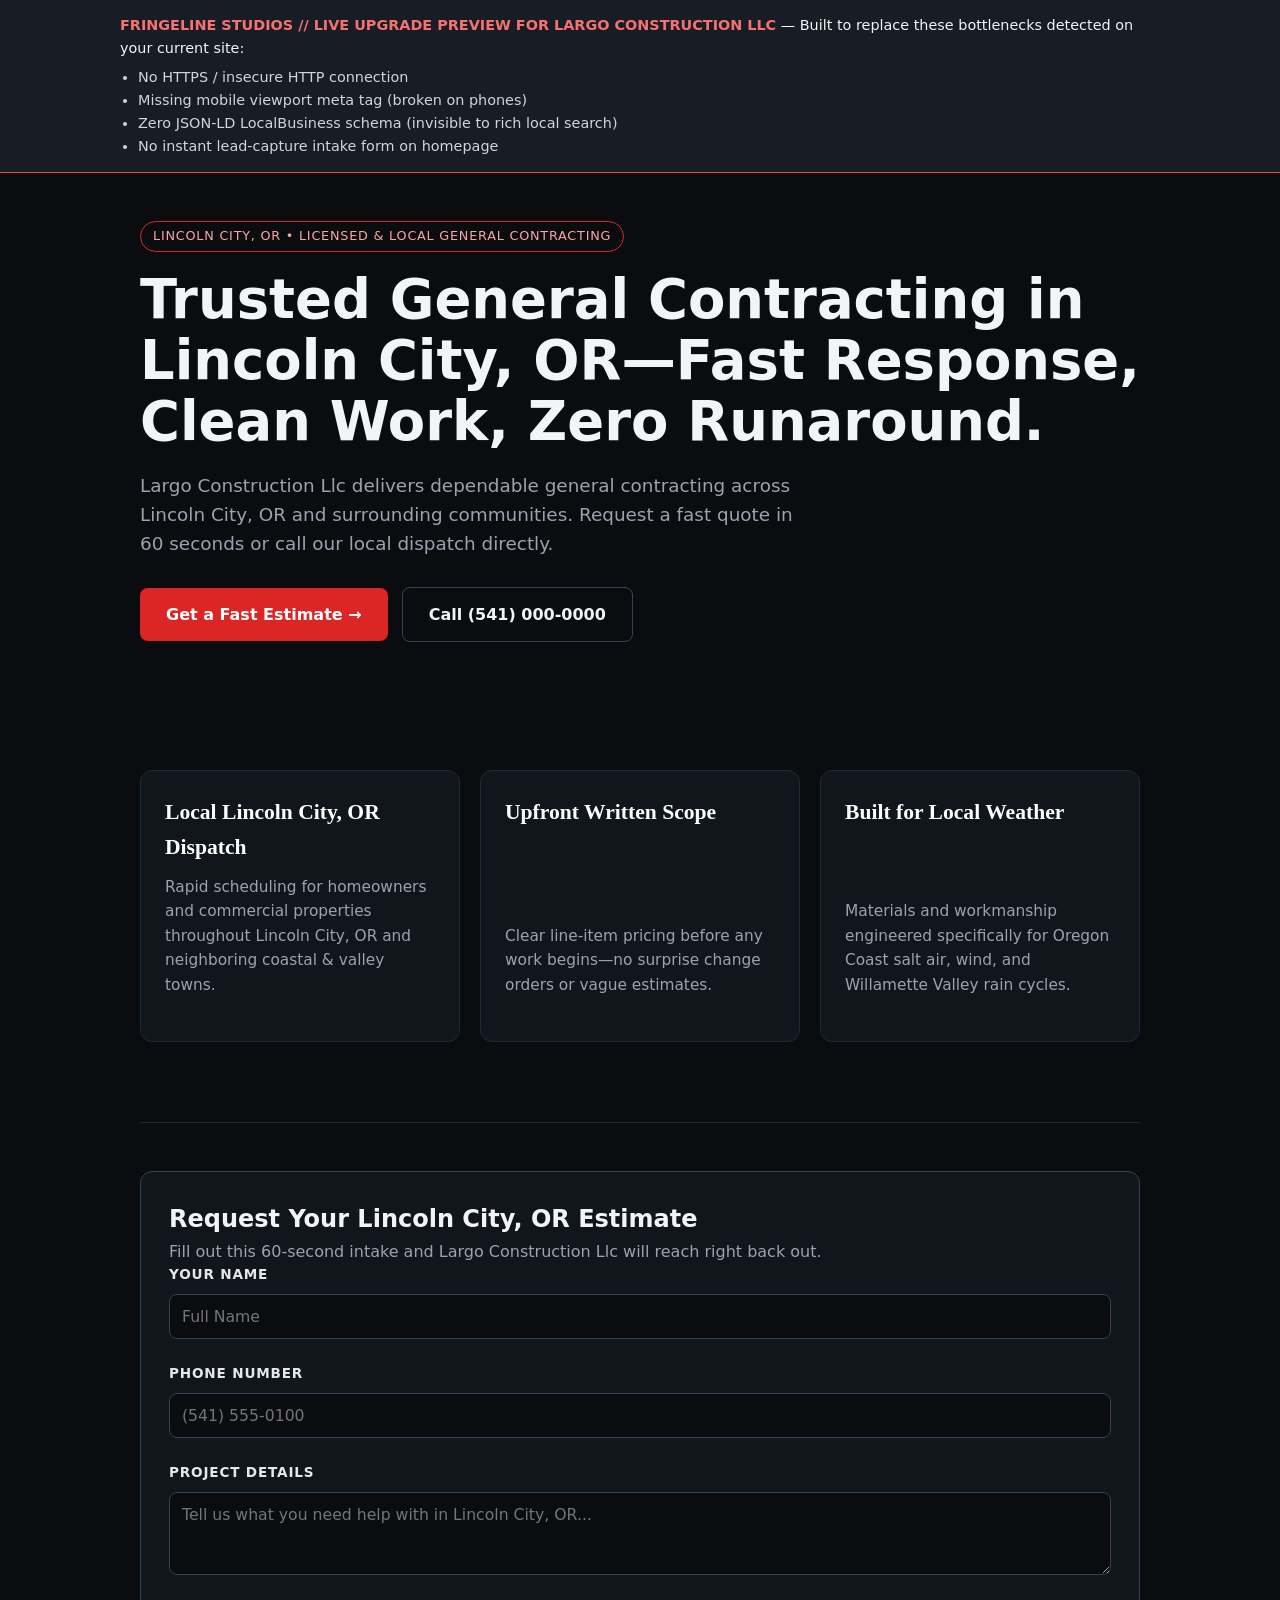
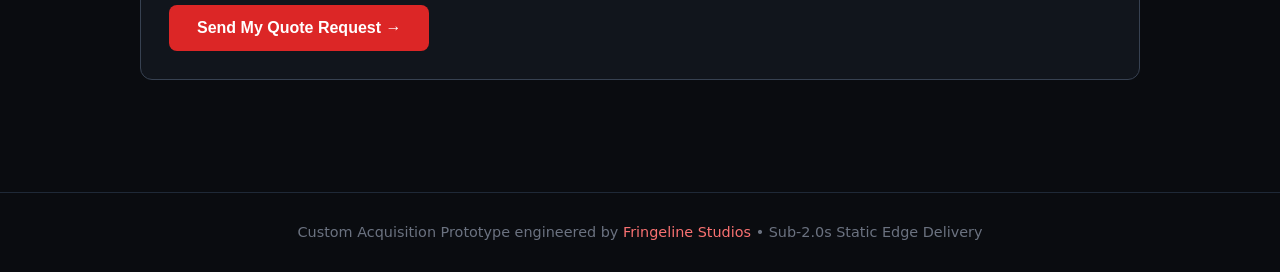
<file: demo/largo-construction-llc/index.html>
<!DOCTYPE html>
<html lang="en">
<head>
  <meta charset="UTF-8">
  <meta name="viewport" content="width=device-width, initial-scale=1.0">
  <meta name="robots" content="noindex, nofollow">
  <title>Largo Construction Llc | Fast, Reliable General Contracting in Lincoln City, OR</title>
  <style>
:root {
  --bg: #070709;
  --surface: #0f1014;
  --surface-2: #15171e;
  --border: #232631;
  --crimson: #dc2626;
  --crimson-bright: #ef4444;
  --crimson-glow: rgba(220, 38, 38, 0.22);
  --text: #f4f4f6;
  --muted: #9ca3af;
  --max: 1120px;
}
* { box-sizing: border-box; margin: 0; padding: 0; }
html { scroll-behavior: smooth; }
body {
  background: var(--bg);
  color: var(--text);
  font-family: -apple-system, BlinkMacSystemFont, "Segoe UI", Roboto, sans-serif;
  line-height: 1.65;
  -webkit-font-smoothing: antialiased;
}
a { color: inherit; text-decoration: none; }
.wrap { max-width: var(--max); margin: 0 auto; padding: 0 24px; }

/* Header */
header {
  position: sticky; top: 0; z-index: 50;
  background: rgba(7, 7, 9, 0.9);
  backdrop-filter: blur(12px);
  border-bottom: 1px solid var(--border);
}
.nav { display: flex; align-items: center; justify-content: space-between; height: 74px; }
.logo-txt {
  font-family: 'Cinzel', serif;
  font-size: 1.15rem; font-weight: 700; letter-spacing: 0.16em;
  display: flex; align-items: center; gap: 8px;
}
.logo-txt span { color: var(--crimson); }
.nav-links { display: flex; align-items: center; gap: 26px; font-size: 0.92rem; color: var(--muted); }
.nav-links a:hover, .nav-links a.active { color: var(--text); }

/* Buttons */
.btn {
  display: inline-flex; align-items: center; justify-content: center; gap: 8px;
  background: var(--crimson); color: #fff;
  font-weight: 600; font-size: 0.92rem; letter-spacing: 0.04em;
  padding: 13px 24px; border-radius: 6px; border: 1px solid var(--crimson);
  cursor: pointer; transition: all 0.18s ease;
}
.btn:hover { background: var(--crimson-bright); box-shadow: 0 0 24px var(--crimson-glow); transform: translateY(-1px); }
.btn-ghost {
  background: transparent; color: var(--text);
  border: 1px solid var(--border);
}
.btn-ghost:hover { border-color: var(--crimson); background: rgba(220, 38, 38, 0.08); box-shadow: none; }

/* Hero */
.hero {
  position: relative; overflow: hidden;
  padding: 96px 0 84px;
  border-bottom: 1px solid var(--border);
  background:
    radial-gradient(circle at 50% 18%, rgba(220, 38, 38, 0.18), transparent 52%),
    linear-gradient(180deg, #09090c 0%, #070709 100%);
}
.eyebrow {
  display: inline-block; font-size: 0.78rem; font-weight: 700;
  letter-spacing: 0.18em; text-transform: uppercase;
  color: var(--crimson-bright); margin-bottom: 16px;
}
.hero h1 {
  font-family: 'Cinzel', serif;
  font-size: clamp(2.2rem, 5vw, 3.65rem);
  line-height: 1.12; letter-spacing: 0.02em; max-width: 820px; margin-bottom: 14px;
}
.motto {
  font-family: 'Cormorant Garamond', serif;
  font-style: italic; font-size: clamp(1.35rem, 2.5vw, 1.85rem);
  color: var(--crimson-bright); margin-bottom: 20px;
}
.hero-sub {
  font-size: 1.1rem; color: var(--muted); max-width: 650px; margin-bottom: 32px;
}
.cta-row { display: flex; flex-wrap: wrap; gap: 14px; align-items: center; }
.trust-note { margin-top: 18px; font-size: 0.84rem; color: var(--muted); }

/* Metrics Strip */
.metrics {
  display: grid; grid-template-columns: repeat(4, 1fr);
  border-bottom: 1px solid var(--border); background: var(--surface);
}
.metric { padding: 28px 24px; border-right: 1px solid var(--border); }
.metric:last-child { border-right: none; }
.metric strong { display: block; font-family: 'Cinzel', serif; font-size: 1.75rem; color: var(--text); }
.metric span { font-size: 0.84rem; color: var(--muted); text-transform: uppercase; letter-spacing: 0.08em; }

/* Sections & Grids */
section { padding: 80px 0; border-bottom: 1px solid var(--border); }
.sec-head { max-width: 680px; margin-bottom: 44px; }
.sec-head h2 { font-family: 'Cinzel', serif; font-size: clamp(1.6rem, 3vw, 2.25rem); margin-bottom: 12px; }
.sec-head p { color: var(--muted); font-size: 1.02rem; }
.grid-2 { display: grid; grid-template-columns: repeat(2, 1fr); gap: 24px; }
.grid-3 { display: grid; grid-template-columns: repeat(3, 1fr); gap: 22px; }

.card {
  background: var(--surface); border: 1px solid var(--border);
  border-radius: 10px; padding: 32px;
  display: flex; flex-direction: column; justify-content: space-between;
  transition: border-color 0.2s ease;
}
.card:hover { border-color: rgba(220, 38, 38, 0.55); }
.card.featured { border-color: var(--crimson); background: linear-gradient(180deg, #131015 0%, var(--surface) 100%); }
.tag {
  display: inline-block; font-size: 0.75rem; font-weight: 700;
  letter-spacing: 0.14em; text-transform: uppercase; color: var(--crimson-bright);
  margin-bottom: 10px;
}
.card h3 { font-family: 'Cinzel', serif; font-size: 1.35rem; margin-bottom: 10px; }
.card p { color: var(--muted); font-size: 0.96rem; margin-bottom: 20px; }
.price-line { font-family: 'Cinzel', serif; font-size: 1.5rem; color: var(--text); margin-bottom: 18px; }
.price-line small { font-family: sans-serif; font-size: 0.85rem; color: var(--muted); }
.list { list-style: none; margin-bottom: 26px; }
.list li {
  position: relative; padding-left: 20px; margin-bottom: 10px;
  font-size: 0.94rem; color: #d1d5db;
}
.list li::before {
  content: "▸"; position: absolute; left: 0; color: var(--crimson-bright);
}

/* Comparison Table */
.compare {
  width: 100%; border-collapse: collapse; background: var(--surface);
  border: 1px solid var(--border); border-radius: 10px; overflow: hidden;
}
.compare th, .compare td {
  padding: 16px 20px; text-align: left; border-bottom: 1px solid var(--border); font-size: 0.94rem;
}
.compare th { background: var(--surface-2); font-family: 'Cinzel', serif; font-size: 0.88rem; letter-spacing: 0.08em; }
.compare td.bad { color: var(--muted); }
.compare td.good { color: #f4f4f6; font-weight: 600; }

/* Page Hero & Form */
.page-hero {
  padding: 72px 0 56px; border-bottom: 1px solid var(--border);
  background: radial-gradient(circle at 20% 20%, rgba(220, 38, 38, 0.14), transparent 50%);
}
.page-title { font-family: 'Cinzel', serif; font-size: clamp(1.9rem, 4vw, 2.85rem); margin-bottom: 14px; }
.cta-banner {
  background: linear-gradient(135deg, #160c0f 0%, var(--surface) 100%);
  border: 1px solid rgba(220, 38, 38, 0.45); border-radius: 12px;
  padding: 44px; display: flex; flex-wrap: wrap; align-items: center;
  justify-content: space-between; gap: 24px;
}
.intake-box {
  max-width: 720px; margin: 0 auto; background: var(--surface);
  border: 1px solid var(--border); border-radius: 10px; padding: 36px;
}
.form-grid { display: grid; gap: 20px; }
label { display: block; font-size: 0.85rem; font-weight: 600; letter-spacing: 0.06em; text-transform: uppercase; margin-bottom: 8px; color: #e5e7eb; }
input, select, textarea {
  width: 100%; background: var(--bg); color: var(--text);
  border: 1px solid var(--border); border-radius: 6px;
  padding: 13px 15px; font-size: 0.98rem; font-family: inherit;
}
input:focus, select:focus, textarea:focus { outline: none; border-color: var(--crimson); }

/* Footer */
footer { padding: 36px 0; color: var(--muted); font-size: 0.88rem; }
.foot { display: flex; flex-wrap: wrap; justify-content: space-between; gap: 16px; }

@media (max-width: 860px) {
  .metrics { grid-template-columns: repeat(2, 1fr); }
  .metric:nth-child(2) { border-right: none; }
  .grid-2, .grid-3 { grid-template-columns: 1fr; }
  .nav-links { gap: 14px; font-size: 0.84rem; }
  .cta-banner { padding: 28px; }
}

/* Flagship Centered Mountain-Sun Hero */
.hero-flagship {
  position: relative;
  overflow: hidden;
  text-align: center;
  padding: 92px 0 88px;
  border-bottom: 1px solid var(--border);
  background: radial-gradient(circle at 50% 34%, rgba(220, 38, 38, 0.28) 0%, rgba(153, 27, 27, 0.10) 28%, #070709 64%);
}
.hero-flagship .wrap {
  position: relative;
  z-index: 2;
  display: flex;
  flex-direction: column;
  align-items: center;
}
.hero-crest {
  width: 100%;
  max-width: 680px;
  margin: 0 auto 14px;
  pointer-events: none;
}
.hero-brand {
  font-family: 'Cinzel', serif;
  font-size: clamp(2.1rem, 5vw, 3.4rem);
  font-weight: 700;
  letter-spacing: 0.24em;
  color: var(--text);
  text-shadow: 0 2px 24px rgba(0, 0, 0, 0.9);
  margin-bottom: 6px;
}
.hero-brand span {
  display: block;
  font-size: clamp(0.85rem, 1.6vw, 1.05rem);
  letter-spacing: 0.42em;
  color: #d1d5db;
  margin-top: 4px;
}
.motto-engraved {
  font-family: 'Cormorant Garamond', serif;
  font-style: italic;
  font-weight: 700;
  font-size: clamp(1.65rem, 3.4vw, 2.45rem);
  letter-spacing: 0.03em;
  background: linear-gradient(180deg, #ff5a5a 0%, #dc2626 52%, #7f1d1d 100%);
  -webkit-background-clip: text;
  -webkit-text-fill-color: transparent;
  filter: drop-shadow(0 2px 14px rgba(220, 38, 38, 0.45));
  margin: 8px 0 22px;
}
.hero-flagship h1 {
  font-family: 'Cinzel', serif;
  font-size: clamp(1.55rem, 3.2vw, 2.35rem);
  line-height: 1.22;
  max-width: 780px;
  margin: 0 auto 16px;
  color: #f4f4f6;
}
.hero-flagship .hero-sub {
  margin: 0 auto 30px;
  text-align: center;
  max-width: 640px;
}
.hero-flagship .cta-row {
  justify-content: center;
}

/* Flagship Centered Mountain-Sun Hero */
.hero-flagship {
  position: relative;
  overflow: hidden;
  text-align: center;
  padding: 92px 0 88px;
  border-bottom: 1px solid var(--border);
  background: radial-gradient(circle at 50% 34%, rgba(220, 38, 38, 0.28) 0%, rgba(153, 27, 27, 0.10) 28%, #070709 64%);
}
.hero-flagship .wrap {
  position: relative;
  z-index: 2;
  display: flex;
  flex-direction: column;
  align-items: center;
}
.hero-crest {
  width: 100%;
  max-width: 680px;
  margin: 0 auto 14px;
  pointer-events: none;
}
.hero-brand {
  font-family: 'Cinzel', serif;
  font-size: clamp(2.1rem, 5vw, 3.4rem);
  font-weight: 700;
  letter-spacing: 0.24em;
  color: var(--text);
  text-shadow: 0 2px 24px rgba(0, 0, 0, 0.9);
  margin-bottom: 6px;
}
.hero-brand span {
  display: block;
  font-size: clamp(0.85rem, 1.6vw, 1.05rem);
  letter-spacing: 0.42em;
  color: #d1d5db;
  margin-top: 4px;
}
.motto-engraved {
  font-family: 'Cormorant Garamond', serif;
  font-style: italic;
  font-weight: 700;
  font-size: clamp(1.65rem, 3.4vw, 2.45rem);
  letter-spacing: 0.03em;
  background: linear-gradient(180deg, #ff5a5a 0%, #dc2626 52%, #7f1d1d 100%);
  -webkit-background-clip: text;
  -webkit-text-fill-color: transparent;
  filter: drop-shadow(0 2px 14px rgba(220, 38, 38, 0.45));
  margin: 8px 0 22px;
}
.hero-flagship h1 {
  font-family: 'Cinzel', serif;
  font-size: clamp(1.55rem, 3.2vw, 2.35rem);
  line-height: 1.22;
  max-width: 780px;
  margin: 0 auto 16px;
  color: #f4f4f6;
}
.hero-flagship .hero-sub {
  margin: 0 auto 30px;
  text-align: center;
  max-width: 640px;
}
.hero-flagship .cta-row {
  justify-content: center;
}

/* === REFINEMENT #3: TACTILE CARD ELEVATION & STICKY MOBILE CTA === */
.card { transition: transform 0.22s ease, border-color 0.22s ease, box-shadow 0.22s ease; }
.card:hover { transform: translateY(-3px); border-color: rgba(220, 38, 38, 0.55); box-shadow: 0 12px 30px rgba(0, 0, 0, 0.45); }
.btn { transition: transform 0.18s ease, background-color 0.18s ease, box-shadow 0.18s ease; }
.btn:hover { transform: translateY(-1px); box-shadow: 0 6px 20px rgba(220, 38, 38, 0.28); }

.mobile-sticky-cta { display: none; }
@media (max-width: 768px) {
  body { padding-bottom: 68px; }
  .mobile-sticky-cta {
    display: flex;
    position: fixed;
    bottom: 0;
    left: 0;
    right: 0;
    z-index: 999;
    background: rgba(7, 7, 9, 0.94);
    backdrop-filter: blur(10px);
    border-top: 1px solid rgba(220, 38, 38, 0.45);
    padding: 10px 16px;
    justify-content: space-between;
    align-items: center;
    gap: 12px;
  }
  .mobile-sticky-cta span { font-size: 0.82rem; color: #f4f4f6; font-weight: 600; letter-spacing: 0.02em; }
  .mobile-sticky-cta a { padding: 9px 16px; font-size: 0.85rem; white-space: nowrap; }
}

    body { margin: 0; font-family: system-ui, -apple-system, sans-serif; background: #0a0c10; color: #f3f4f6; line-height: 1.6; }
    .audit-bar { background: #181c24; border-bottom: 1px solid #ef4444; padding: 14px 20px; font-size: 0.9rem; }
    .audit-bar strong { color: #f87171; }
    .audit-bar ul { margin: 6px 0 0 18px; padding: 0; color: #d1d5db; }
    .wrap { max-width: 1040px; margin: 0 auto; padding: 48px 20px; }
    .badge { display: inline-block; padding: 4px 12px; border: 1px solid #dc2626; color: #fca5a5; border-radius: 999px; font-size: 0.8rem; letter-spacing: 0.06em; text-transform: uppercase; }
    h1 { font-size: clamp(2rem, 4.5vw, 3.4rem); line-height: 1.12; margin: 18px 0; }
    .sub { font-size: 1.15rem; color: #9ca3af; max-width: 680px; margin-bottom: 28px; }
    .cta-row { display: flex; flex-wrap: wrap; gap: 14px; margin-bottom: 48px; }
    .btn-primary { background: #dc2626; color: #fff; padding: 14px 26px; border-radius: 8px; text-decoration: none; font-weight: 700; }
    .btn-secondary { border: 1px solid #374151; color: #f3f4f6; padding: 14px 26px; border-radius: 8px; text-decoration: none; font-weight: 600; }
    .grid { display: grid; grid-template-columns: repeat(auto-fit, minmax(260px, 1fr)); gap: 20px; margin-top: 32px; }
    .card { background: #11151c; border: 1px solid #1f2937; border-radius: 12px; padding: 24px; }
    .card h3 { margin-top: 0; color: #fff; }
    .form-box { background: #11151c; border: 1px solid #374151; border-radius: 12px; padding: 28px; margin-top: 48px; }
    input, textarea { width: 100%; box-sizing: border-box; background: #0a0c10; border: 1px solid #374151; color: #fff; padding: 12px; border-radius: 8px; margin-top: 8px; margin-bottom: 16px; }
    button { background: #dc2626; color: #fff; border: none; padding: 14px 28px; border-radius: 8px; font-weight: 700; cursor: pointer; font-size: 1rem; }
    footer { border-top: 1px solid #1f2937; margin-top: 64px; padding: 28px 20px; text-align: center; color: #6b7280; font-size: 0.9rem; }
  </style>
</head>
<body>
  <div class="audit-bar">
    <div style="max-width:1040px;margin:0 auto;">
      <strong>FRINGELINE STUDIOS // LIVE UPGRADE PREVIEW FOR LARGO CONSTRUCTION LLC</strong> — Built to replace these bottlenecks detected on your current site:
      <ul><li>No HTTPS / insecure HTTP connection</li><li>Missing mobile viewport meta tag (broken on phones)</li><li>Zero JSON-LD LocalBusiness schema (invisible to rich local search)</li><li>No instant lead-capture intake form on homepage</li></ul>
    </div>
  </div>

  <main class="wrap">
    <span class="badge">Lincoln City, OR • Licensed &amp; Local General Contracting</span>
    <h1>Trusted General Contracting in Lincoln City, OR—Fast Response, Clean Work, Zero Runaround.</h1>
    <p class="sub">Largo Construction Llc delivers dependable general contracting across Lincoln City, OR and surrounding communities. Request a fast quote in 60 seconds or call our local dispatch directly.</p>
    <div class="cta-row">
      <a class="btn-primary" href="#quote">Get a Fast Estimate →</a>
      <a class="btn-secondary" href="tel:5410000000">Call (541) 000-0000</a>
    </div>

    <section class="grid">
      <div class="card">
        <h3>Local Lincoln City, OR Dispatch</h3>
        <p>Rapid scheduling for homeowners and commercial properties throughout Lincoln City, OR and neighboring coastal &amp; valley towns.</p>
      </div>
      <div class="card">
        <h3>Upfront Written Scope</h3>
        <p>Clear line-item pricing before any work begins—no surprise change orders or vague estimates.</p>
      </div>
      <div class="card">
        <h3>Built for Local Weather</h3>
        <p>Materials and workmanship engineered specifically for Oregon Coast salt air, wind, and Willamette Valley rain cycles.</p>
      </div>
    </section>

    <section id="quote" class="form-box">
      <h2>Request Your Lincoln City, OR Estimate</h2>
      <p style="color:#9ca3af;">Fill out this 60-second intake and Largo Construction Llc will reach right back out.</p>
      <form onsubmit="event.preventDefault(); alert('Preview Demo: In production, this routes straight to Largo Construction Llc via SMS & email!');">
        <label>Your Name<input type="text" placeholder="Full Name" required></label>
        <label>Phone Number<input type="tel" placeholder="(541) 555-0100" required></label>
        <label>Project Details<textarea rows="3" placeholder="Tell us what you need help with in Lincoln City, OR..."></textarea></label>
        <button type="submit">Send My Quote Request →</button>
      </form>
    </section>
  </main>

  <footer>
    Custom Acquisition Prototype engineered by <a href="https://wildman92.github.io/fringeline-studios/" style="color:#f87171;">Fringeline Studios</a> • Sub-2.0s Static Edge Delivery
  </footer>
</body>
</html>
</file>
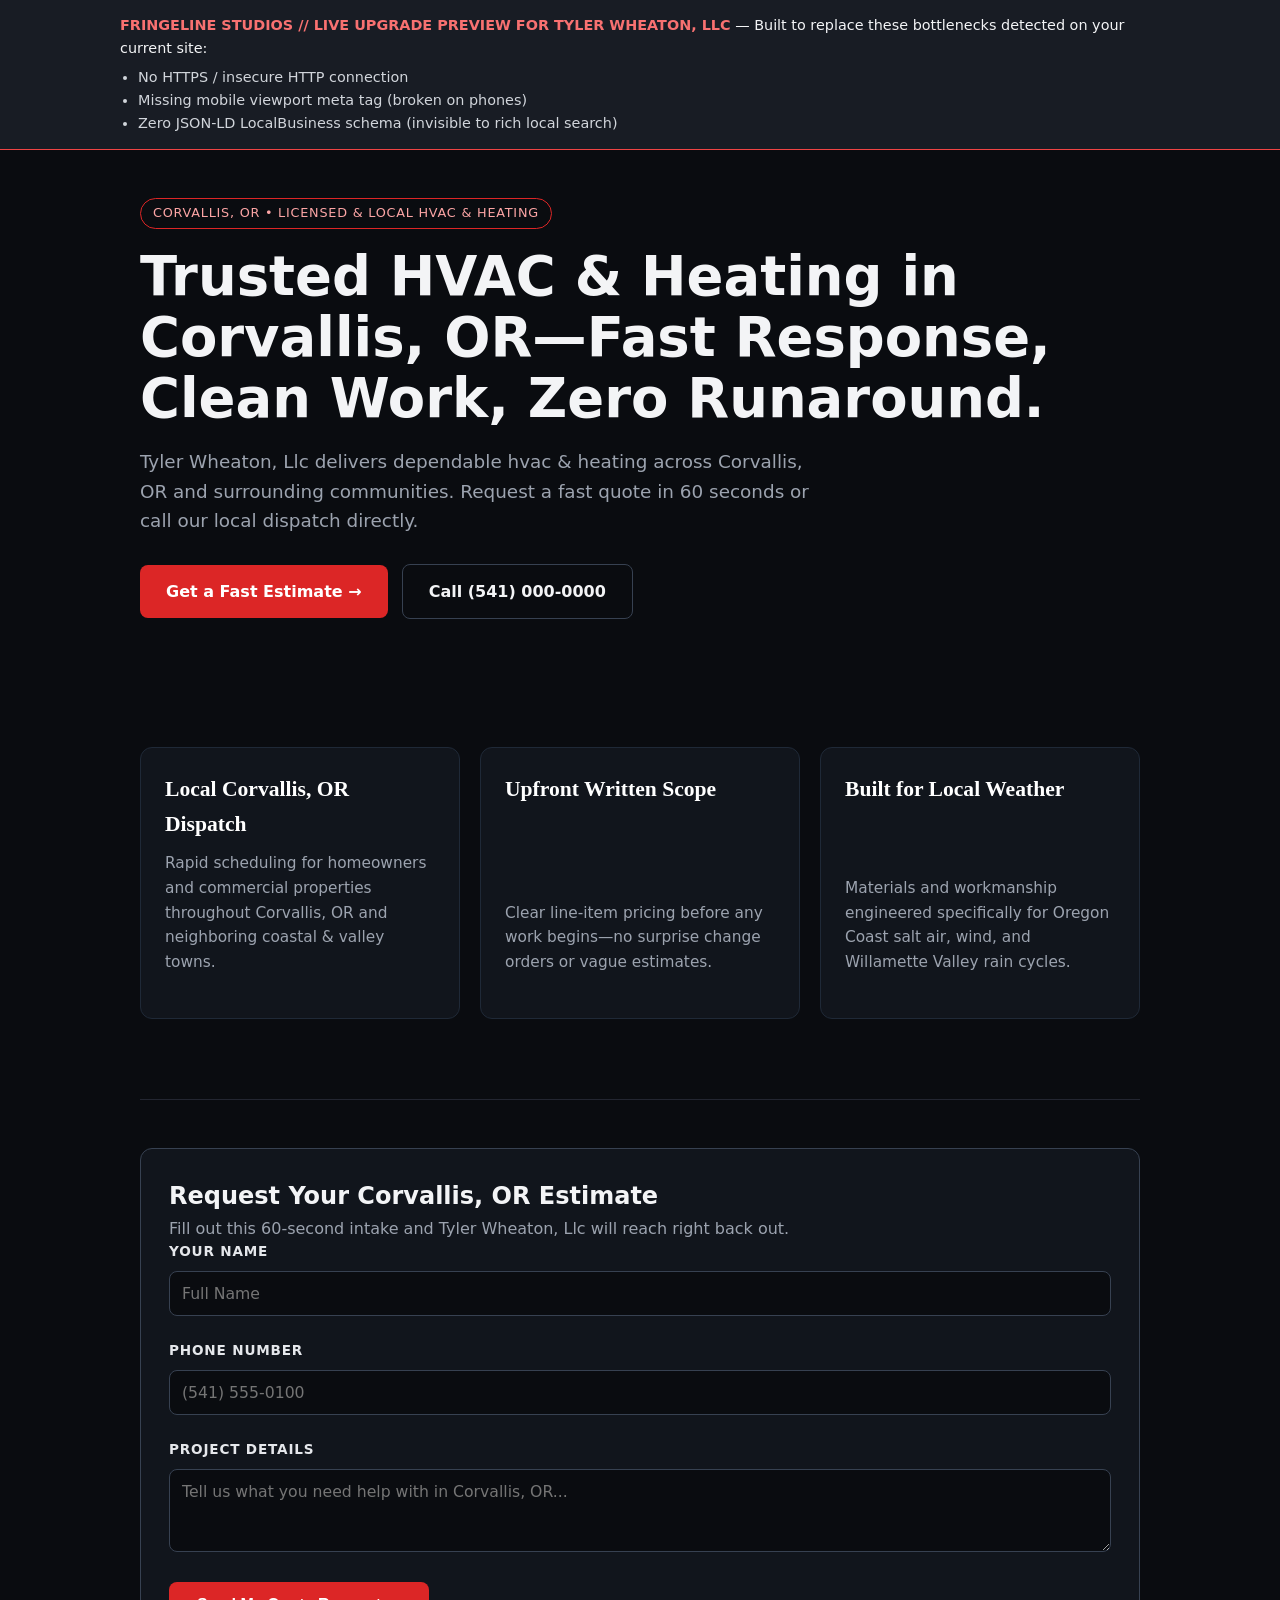
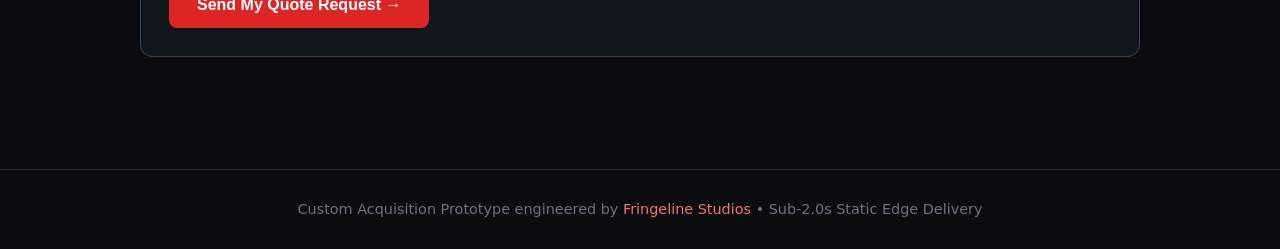
<file: demo/tyler-wheaton-llc/index.html>
<!DOCTYPE html>
<html lang="en">
<head>
  <meta charset="UTF-8">
  <meta name="viewport" content="width=device-width, initial-scale=1.0">
  <meta name="robots" content="noindex, nofollow">
  <title>Tyler Wheaton, Llc | Fast, Reliable HVAC & Heating in Corvallis, OR</title>
  <style>
:root {
  --bg: #070709;
  --surface: #0f1014;
  --surface-2: #15171e;
  --border: #232631;
  --crimson: #dc2626;
  --crimson-bright: #ef4444;
  --crimson-glow: rgba(220, 38, 38, 0.22);
  --text: #f4f4f6;
  --muted: #9ca3af;
  --max: 1120px;
}
* { box-sizing: border-box; margin: 0; padding: 0; }
html { scroll-behavior: smooth; }
body {
  background: var(--bg);
  color: var(--text);
  font-family: -apple-system, BlinkMacSystemFont, "Segoe UI", Roboto, sans-serif;
  line-height: 1.65;
  -webkit-font-smoothing: antialiased;
}
a { color: inherit; text-decoration: none; }
.wrap { max-width: var(--max); margin: 0 auto; padding: 0 24px; }

/* Header */
header {
  position: sticky; top: 0; z-index: 50;
  background: rgba(7, 7, 9, 0.9);
  backdrop-filter: blur(12px);
  border-bottom: 1px solid var(--border);
}
.nav { display: flex; align-items: center; justify-content: space-between; height: 74px; }
.logo-txt {
  font-family: 'Cinzel', serif;
  font-size: 1.15rem; font-weight: 700; letter-spacing: 0.16em;
  display: flex; align-items: center; gap: 8px;
}
.logo-txt span { color: var(--crimson); }
.nav-links { display: flex; align-items: center; gap: 26px; font-size: 0.92rem; color: var(--muted); }
.nav-links a:hover, .nav-links a.active { color: var(--text); }

/* Buttons */
.btn {
  display: inline-flex; align-items: center; justify-content: center; gap: 8px;
  background: var(--crimson); color: #fff;
  font-weight: 600; font-size: 0.92rem; letter-spacing: 0.04em;
  padding: 13px 24px; border-radius: 6px; border: 1px solid var(--crimson);
  cursor: pointer; transition: all 0.18s ease;
}
.btn:hover { background: var(--crimson-bright); box-shadow: 0 0 24px var(--crimson-glow); transform: translateY(-1px); }
.btn-ghost {
  background: transparent; color: var(--text);
  border: 1px solid var(--border);
}
.btn-ghost:hover { border-color: var(--crimson); background: rgba(220, 38, 38, 0.08); box-shadow: none; }

/* Hero */
.hero {
  position: relative; overflow: hidden;
  padding: 96px 0 84px;
  border-bottom: 1px solid var(--border);
  background:
    radial-gradient(circle at 50% 18%, rgba(220, 38, 38, 0.18), transparent 52%),
    linear-gradient(180deg, #09090c 0%, #070709 100%);
}
.eyebrow {
  display: inline-block; font-size: 0.78rem; font-weight: 700;
  letter-spacing: 0.18em; text-transform: uppercase;
  color: var(--crimson-bright); margin-bottom: 16px;
}
.hero h1 {
  font-family: 'Cinzel', serif;
  font-size: clamp(2.2rem, 5vw, 3.65rem);
  line-height: 1.12; letter-spacing: 0.02em; max-width: 820px; margin-bottom: 14px;
}
.motto {
  font-family: 'Cormorant Garamond', serif;
  font-style: italic; font-size: clamp(1.35rem, 2.5vw, 1.85rem);
  color: var(--crimson-bright); margin-bottom: 20px;
}
.hero-sub {
  font-size: 1.1rem; color: var(--muted); max-width: 650px; margin-bottom: 32px;
}
.cta-row { display: flex; flex-wrap: wrap; gap: 14px; align-items: center; }
.trust-note { margin-top: 18px; font-size: 0.84rem; color: var(--muted); }

/* Metrics Strip */
.metrics {
  display: grid; grid-template-columns: repeat(4, 1fr);
  border-bottom: 1px solid var(--border); background: var(--surface);
}
.metric { padding: 28px 24px; border-right: 1px solid var(--border); }
.metric:last-child { border-right: none; }
.metric strong { display: block; font-family: 'Cinzel', serif; font-size: 1.75rem; color: var(--text); }
.metric span { font-size: 0.84rem; color: var(--muted); text-transform: uppercase; letter-spacing: 0.08em; }

/* Sections & Grids */
section { padding: 80px 0; border-bottom: 1px solid var(--border); }
.sec-head { max-width: 680px; margin-bottom: 44px; }
.sec-head h2 { font-family: 'Cinzel', serif; font-size: clamp(1.6rem, 3vw, 2.25rem); margin-bottom: 12px; }
.sec-head p { color: var(--muted); font-size: 1.02rem; }
.grid-2 { display: grid; grid-template-columns: repeat(2, 1fr); gap: 24px; }
.grid-3 { display: grid; grid-template-columns: repeat(3, 1fr); gap: 22px; }

.card {
  background: var(--surface); border: 1px solid var(--border);
  border-radius: 10px; padding: 32px;
  display: flex; flex-direction: column; justify-content: space-between;
  transition: border-color 0.2s ease;
}
.card:hover { border-color: rgba(220, 38, 38, 0.55); }
.card.featured { border-color: var(--crimson); background: linear-gradient(180deg, #131015 0%, var(--surface) 100%); }
.tag {
  display: inline-block; font-size: 0.75rem; font-weight: 700;
  letter-spacing: 0.14em; text-transform: uppercase; color: var(--crimson-bright);
  margin-bottom: 10px;
}
.card h3 { font-family: 'Cinzel', serif; font-size: 1.35rem; margin-bottom: 10px; }
.card p { color: var(--muted); font-size: 0.96rem; margin-bottom: 20px; }
.price-line { font-family: 'Cinzel', serif; font-size: 1.5rem; color: var(--text); margin-bottom: 18px; }
.price-line small { font-family: sans-serif; font-size: 0.85rem; color: var(--muted); }
.list { list-style: none; margin-bottom: 26px; }
.list li {
  position: relative; padding-left: 20px; margin-bottom: 10px;
  font-size: 0.94rem; color: #d1d5db;
}
.list li::before {
  content: "▸"; position: absolute; left: 0; color: var(--crimson-bright);
}

/* Comparison Table */
.compare {
  width: 100%; border-collapse: collapse; background: var(--surface);
  border: 1px solid var(--border); border-radius: 10px; overflow: hidden;
}
.compare th, .compare td {
  padding: 16px 20px; text-align: left; border-bottom: 1px solid var(--border); font-size: 0.94rem;
}
.compare th { background: var(--surface-2); font-family: 'Cinzel', serif; font-size: 0.88rem; letter-spacing: 0.08em; }
.compare td.bad { color: var(--muted); }
.compare td.good { color: #f4f4f6; font-weight: 600; }

/* Page Hero & Form */
.page-hero {
  padding: 72px 0 56px; border-bottom: 1px solid var(--border);
  background: radial-gradient(circle at 20% 20%, rgba(220, 38, 38, 0.14), transparent 50%);
}
.page-title { font-family: 'Cinzel', serif; font-size: clamp(1.9rem, 4vw, 2.85rem); margin-bottom: 14px; }
.cta-banner {
  background: linear-gradient(135deg, #160c0f 0%, var(--surface) 100%);
  border: 1px solid rgba(220, 38, 38, 0.45); border-radius: 12px;
  padding: 44px; display: flex; flex-wrap: wrap; align-items: center;
  justify-content: space-between; gap: 24px;
}
.intake-box {
  max-width: 720px; margin: 0 auto; background: var(--surface);
  border: 1px solid var(--border); border-radius: 10px; padding: 36px;
}
.form-grid { display: grid; gap: 20px; }
label { display: block; font-size: 0.85rem; font-weight: 600; letter-spacing: 0.06em; text-transform: uppercase; margin-bottom: 8px; color: #e5e7eb; }
input, select, textarea {
  width: 100%; background: var(--bg); color: var(--text);
  border: 1px solid var(--border); border-radius: 6px;
  padding: 13px 15px; font-size: 0.98rem; font-family: inherit;
}
input:focus, select:focus, textarea:focus { outline: none; border-color: var(--crimson); }

/* Footer */
footer { padding: 36px 0; color: var(--muted); font-size: 0.88rem; }
.foot { display: flex; flex-wrap: wrap; justify-content: space-between; gap: 16px; }

@media (max-width: 860px) {
  .metrics { grid-template-columns: repeat(2, 1fr); }
  .metric:nth-child(2) { border-right: none; }
  .grid-2, .grid-3 { grid-template-columns: 1fr; }
  .nav-links { gap: 14px; font-size: 0.84rem; }
  .cta-banner { padding: 28px; }
}

/* Flagship Centered Mountain-Sun Hero */
.hero-flagship {
  position: relative;
  overflow: hidden;
  text-align: center;
  padding: 92px 0 88px;
  border-bottom: 1px solid var(--border);
  background: radial-gradient(circle at 50% 34%, rgba(220, 38, 38, 0.28) 0%, rgba(153, 27, 27, 0.10) 28%, #070709 64%);
}
.hero-flagship .wrap {
  position: relative;
  z-index: 2;
  display: flex;
  flex-direction: column;
  align-items: center;
}
.hero-crest {
  width: 100%;
  max-width: 680px;
  margin: 0 auto 14px;
  pointer-events: none;
}
.hero-brand {
  font-family: 'Cinzel', serif;
  font-size: clamp(2.1rem, 5vw, 3.4rem);
  font-weight: 700;
  letter-spacing: 0.24em;
  color: var(--text);
  text-shadow: 0 2px 24px rgba(0, 0, 0, 0.9);
  margin-bottom: 6px;
}
.hero-brand span {
  display: block;
  font-size: clamp(0.85rem, 1.6vw, 1.05rem);
  letter-spacing: 0.42em;
  color: #d1d5db;
  margin-top: 4px;
}
.motto-engraved {
  font-family: 'Cormorant Garamond', serif;
  font-style: italic;
  font-weight: 700;
  font-size: clamp(1.65rem, 3.4vw, 2.45rem);
  letter-spacing: 0.03em;
  background: linear-gradient(180deg, #ff5a5a 0%, #dc2626 52%, #7f1d1d 100%);
  -webkit-background-clip: text;
  -webkit-text-fill-color: transparent;
  filter: drop-shadow(0 2px 14px rgba(220, 38, 38, 0.45));
  margin: 8px 0 22px;
}
.hero-flagship h1 {
  font-family: 'Cinzel', serif;
  font-size: clamp(1.55rem, 3.2vw, 2.35rem);
  line-height: 1.22;
  max-width: 780px;
  margin: 0 auto 16px;
  color: #f4f4f6;
}
.hero-flagship .hero-sub {
  margin: 0 auto 30px;
  text-align: center;
  max-width: 640px;
}
.hero-flagship .cta-row {
  justify-content: center;
}

/* Flagship Centered Mountain-Sun Hero */
.hero-flagship {
  position: relative;
  overflow: hidden;
  text-align: center;
  padding: 92px 0 88px;
  border-bottom: 1px solid var(--border);
  background: radial-gradient(circle at 50% 34%, rgba(220, 38, 38, 0.28) 0%, rgba(153, 27, 27, 0.10) 28%, #070709 64%);
}
.hero-flagship .wrap {
  position: relative;
  z-index: 2;
  display: flex;
  flex-direction: column;
  align-items: center;
}
.hero-crest {
  width: 100%;
  max-width: 680px;
  margin: 0 auto 14px;
  pointer-events: none;
}
.hero-brand {
  font-family: 'Cinzel', serif;
  font-size: clamp(2.1rem, 5vw, 3.4rem);
  font-weight: 700;
  letter-spacing: 0.24em;
  color: var(--text);
  text-shadow: 0 2px 24px rgba(0, 0, 0, 0.9);
  margin-bottom: 6px;
}
.hero-brand span {
  display: block;
  font-size: clamp(0.85rem, 1.6vw, 1.05rem);
  letter-spacing: 0.42em;
  color: #d1d5db;
  margin-top: 4px;
}
.motto-engraved {
  font-family: 'Cormorant Garamond', serif;
  font-style: italic;
  font-weight: 700;
  font-size: clamp(1.65rem, 3.4vw, 2.45rem);
  letter-spacing: 0.03em;
  background: linear-gradient(180deg, #ff5a5a 0%, #dc2626 52%, #7f1d1d 100%);
  -webkit-background-clip: text;
  -webkit-text-fill-color: transparent;
  filter: drop-shadow(0 2px 14px rgba(220, 38, 38, 0.45));
  margin: 8px 0 22px;
}
.hero-flagship h1 {
  font-family: 'Cinzel', serif;
  font-size: clamp(1.55rem, 3.2vw, 2.35rem);
  line-height: 1.22;
  max-width: 780px;
  margin: 0 auto 16px;
  color: #f4f4f6;
}
.hero-flagship .hero-sub {
  margin: 0 auto 30px;
  text-align: center;
  max-width: 640px;
}
.hero-flagship .cta-row {
  justify-content: center;
}

/* === REFINEMENT #3: TACTILE CARD ELEVATION & STICKY MOBILE CTA === */
.card { transition: transform 0.22s ease, border-color 0.22s ease, box-shadow 0.22s ease; }
.card:hover { transform: translateY(-3px); border-color: rgba(220, 38, 38, 0.55); box-shadow: 0 12px 30px rgba(0, 0, 0, 0.45); }
.btn { transition: transform 0.18s ease, background-color 0.18s ease, box-shadow 0.18s ease; }
.btn:hover { transform: translateY(-1px); box-shadow: 0 6px 20px rgba(220, 38, 38, 0.28); }

.mobile-sticky-cta { display: none; }
@media (max-width: 768px) {
  body { padding-bottom: 68px; }
  .mobile-sticky-cta {
    display: flex;
    position: fixed;
    bottom: 0;
    left: 0;
    right: 0;
    z-index: 999;
    background: rgba(7, 7, 9, 0.94);
    backdrop-filter: blur(10px);
    border-top: 1px solid rgba(220, 38, 38, 0.45);
    padding: 10px 16px;
    justify-content: space-between;
    align-items: center;
    gap: 12px;
  }
  .mobile-sticky-cta span { font-size: 0.82rem; color: #f4f4f6; font-weight: 600; letter-spacing: 0.02em; }
  .mobile-sticky-cta a { padding: 9px 16px; font-size: 0.85rem; white-space: nowrap; }
}

    body { margin: 0; font-family: system-ui, -apple-system, sans-serif; background: #0a0c10; color: #f3f4f6; line-height: 1.6; }
    .audit-bar { background: #181c24; border-bottom: 1px solid #ef4444; padding: 14px 20px; font-size: 0.9rem; }
    .audit-bar strong { color: #f87171; }
    .audit-bar ul { margin: 6px 0 0 18px; padding: 0; color: #d1d5db; }
    .wrap { max-width: 1040px; margin: 0 auto; padding: 48px 20px; }
    .badge { display: inline-block; padding: 4px 12px; border: 1px solid #dc2626; color: #fca5a5; border-radius: 999px; font-size: 0.8rem; letter-spacing: 0.06em; text-transform: uppercase; }
    h1 { font-size: clamp(2rem, 4.5vw, 3.4rem); line-height: 1.12; margin: 18px 0; }
    .sub { font-size: 1.15rem; color: #9ca3af; max-width: 680px; margin-bottom: 28px; }
    .cta-row { display: flex; flex-wrap: wrap; gap: 14px; margin-bottom: 48px; }
    .btn-primary { background: #dc2626; color: #fff; padding: 14px 26px; border-radius: 8px; text-decoration: none; font-weight: 700; }
    .btn-secondary { border: 1px solid #374151; color: #f3f4f6; padding: 14px 26px; border-radius: 8px; text-decoration: none; font-weight: 600; }
    .grid { display: grid; grid-template-columns: repeat(auto-fit, minmax(260px, 1fr)); gap: 20px; margin-top: 32px; }
    .card { background: #11151c; border: 1px solid #1f2937; border-radius: 12px; padding: 24px; }
    .card h3 { margin-top: 0; color: #fff; }
    .form-box { background: #11151c; border: 1px solid #374151; border-radius: 12px; padding: 28px; margin-top: 48px; }
    input, textarea { width: 100%; box-sizing: border-box; background: #0a0c10; border: 1px solid #374151; color: #fff; padding: 12px; border-radius: 8px; margin-top: 8px; margin-bottom: 16px; }
    button { background: #dc2626; color: #fff; border: none; padding: 14px 28px; border-radius: 8px; font-weight: 700; cursor: pointer; font-size: 1rem; }
    footer { border-top: 1px solid #1f2937; margin-top: 64px; padding: 28px 20px; text-align: center; color: #6b7280; font-size: 0.9rem; }
  </style>
</head>
<body>
  <div class="audit-bar">
    <div style="max-width:1040px;margin:0 auto;">
      <strong>FRINGELINE STUDIOS // LIVE UPGRADE PREVIEW FOR TYLER WHEATON, LLC</strong> — Built to replace these bottlenecks detected on your current site:
      <ul><li>No HTTPS / insecure HTTP connection</li><li>Missing mobile viewport meta tag (broken on phones)</li><li>Zero JSON-LD LocalBusiness schema (invisible to rich local search)</li></ul>
    </div>
  </div>

  <main class="wrap">
    <span class="badge">Corvallis, OR • Licensed &amp; Local HVAC & Heating</span>
    <h1>Trusted HVAC & Heating in Corvallis, OR—Fast Response, Clean Work, Zero Runaround.</h1>
    <p class="sub">Tyler Wheaton, Llc delivers dependable hvac & heating across Corvallis, OR and surrounding communities. Request a fast quote in 60 seconds or call our local dispatch directly.</p>
    <div class="cta-row">
      <a class="btn-primary" href="#quote">Get a Fast Estimate →</a>
      <a class="btn-secondary" href="tel:5410000000">Call (541) 000-0000</a>
    </div>

    <section class="grid">
      <div class="card">
        <h3>Local Corvallis, OR Dispatch</h3>
        <p>Rapid scheduling for homeowners and commercial properties throughout Corvallis, OR and neighboring coastal &amp; valley towns.</p>
      </div>
      <div class="card">
        <h3>Upfront Written Scope</h3>
        <p>Clear line-item pricing before any work begins—no surprise change orders or vague estimates.</p>
      </div>
      <div class="card">
        <h3>Built for Local Weather</h3>
        <p>Materials and workmanship engineered specifically for Oregon Coast salt air, wind, and Willamette Valley rain cycles.</p>
      </div>
    </section>

    <section id="quote" class="form-box">
      <h2>Request Your Corvallis, OR Estimate</h2>
      <p style="color:#9ca3af;">Fill out this 60-second intake and Tyler Wheaton, Llc will reach right back out.</p>
      <form onsubmit="event.preventDefault(); alert('Preview Demo: In production, this routes straight to Tyler Wheaton, Llc via SMS & email!');">
        <label>Your Name<input type="text" placeholder="Full Name" required></label>
        <label>Phone Number<input type="tel" placeholder="(541) 555-0100" required></label>
        <label>Project Details<textarea rows="3" placeholder="Tell us what you need help with in Corvallis, OR..."></textarea></label>
        <button type="submit">Send My Quote Request →</button>
      </form>
    </section>
  </main>

  <footer>
    Custom Acquisition Prototype engineered by <a href="https://wildman92.github.io/fringeline-studios/" style="color:#f87171;">Fringeline Studios</a> • Sub-2.0s Static Edge Delivery
  </footer>
</body>
</html>
</file>
